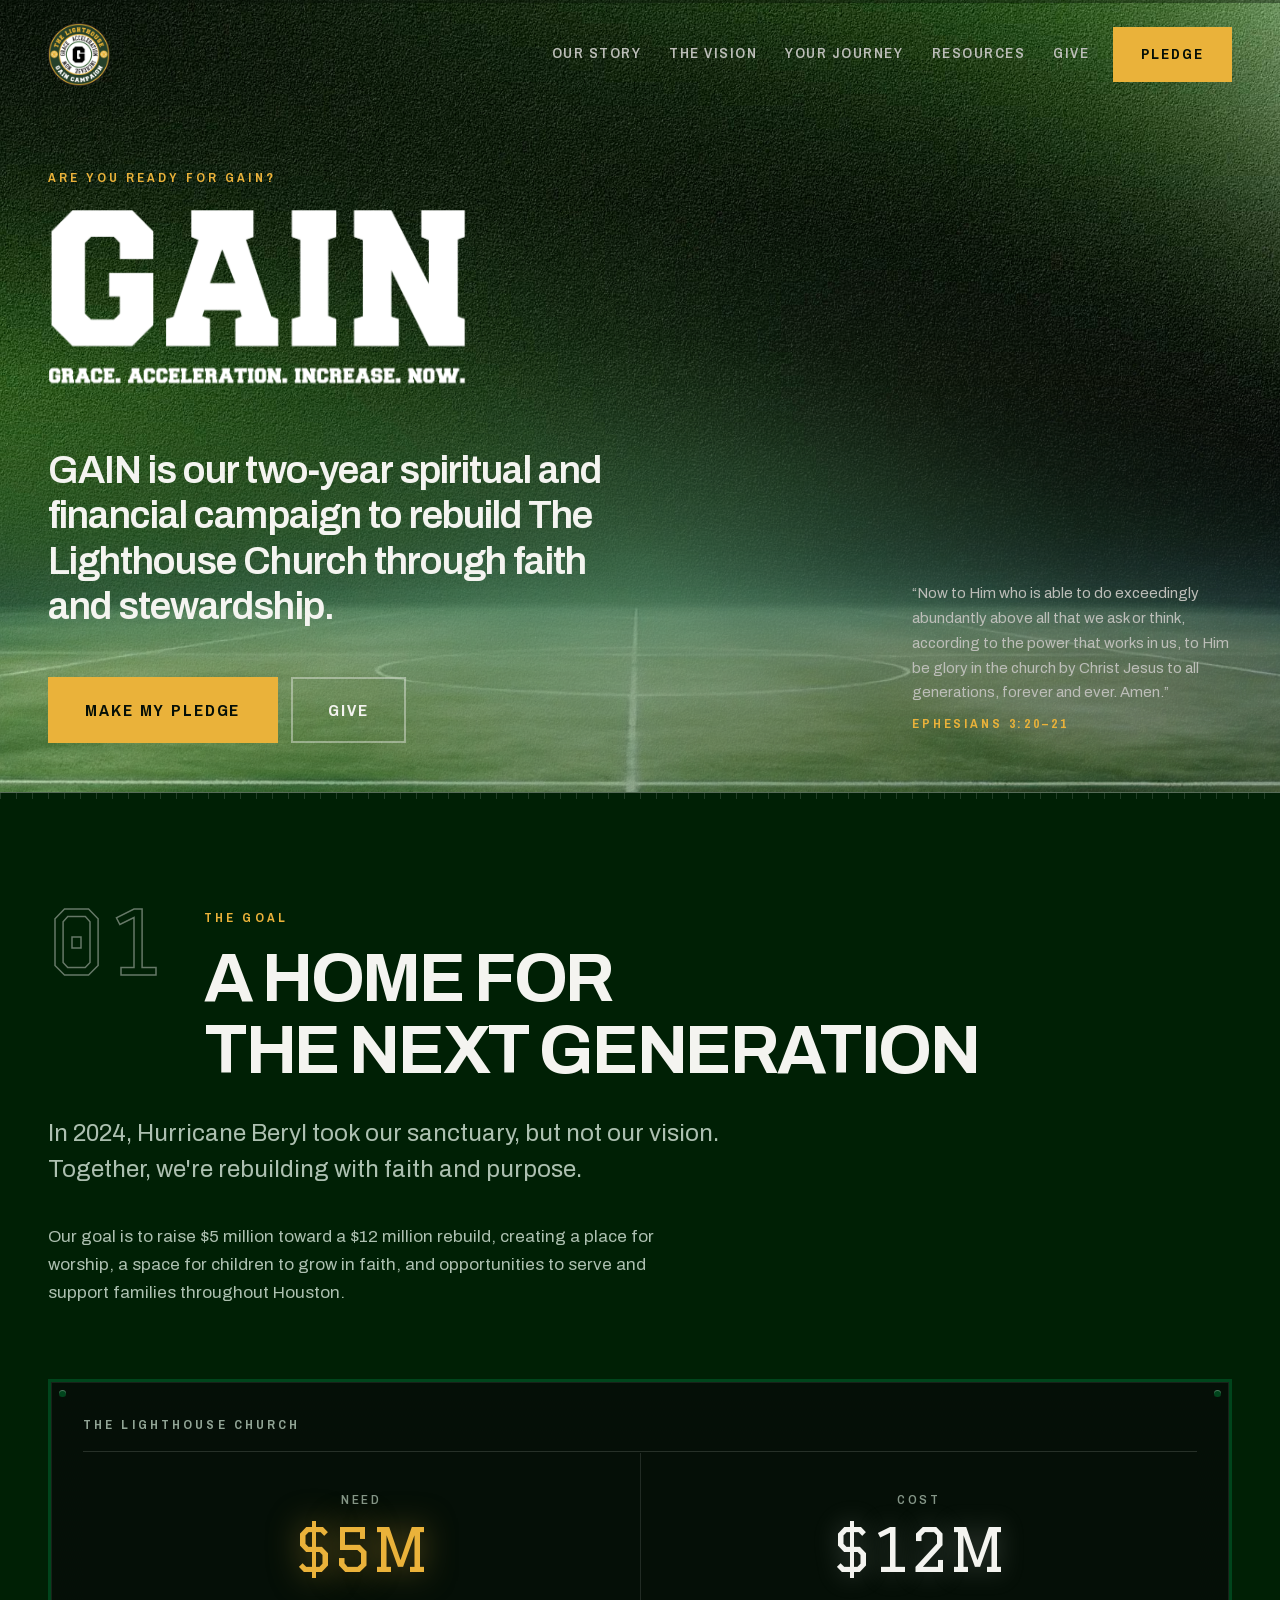
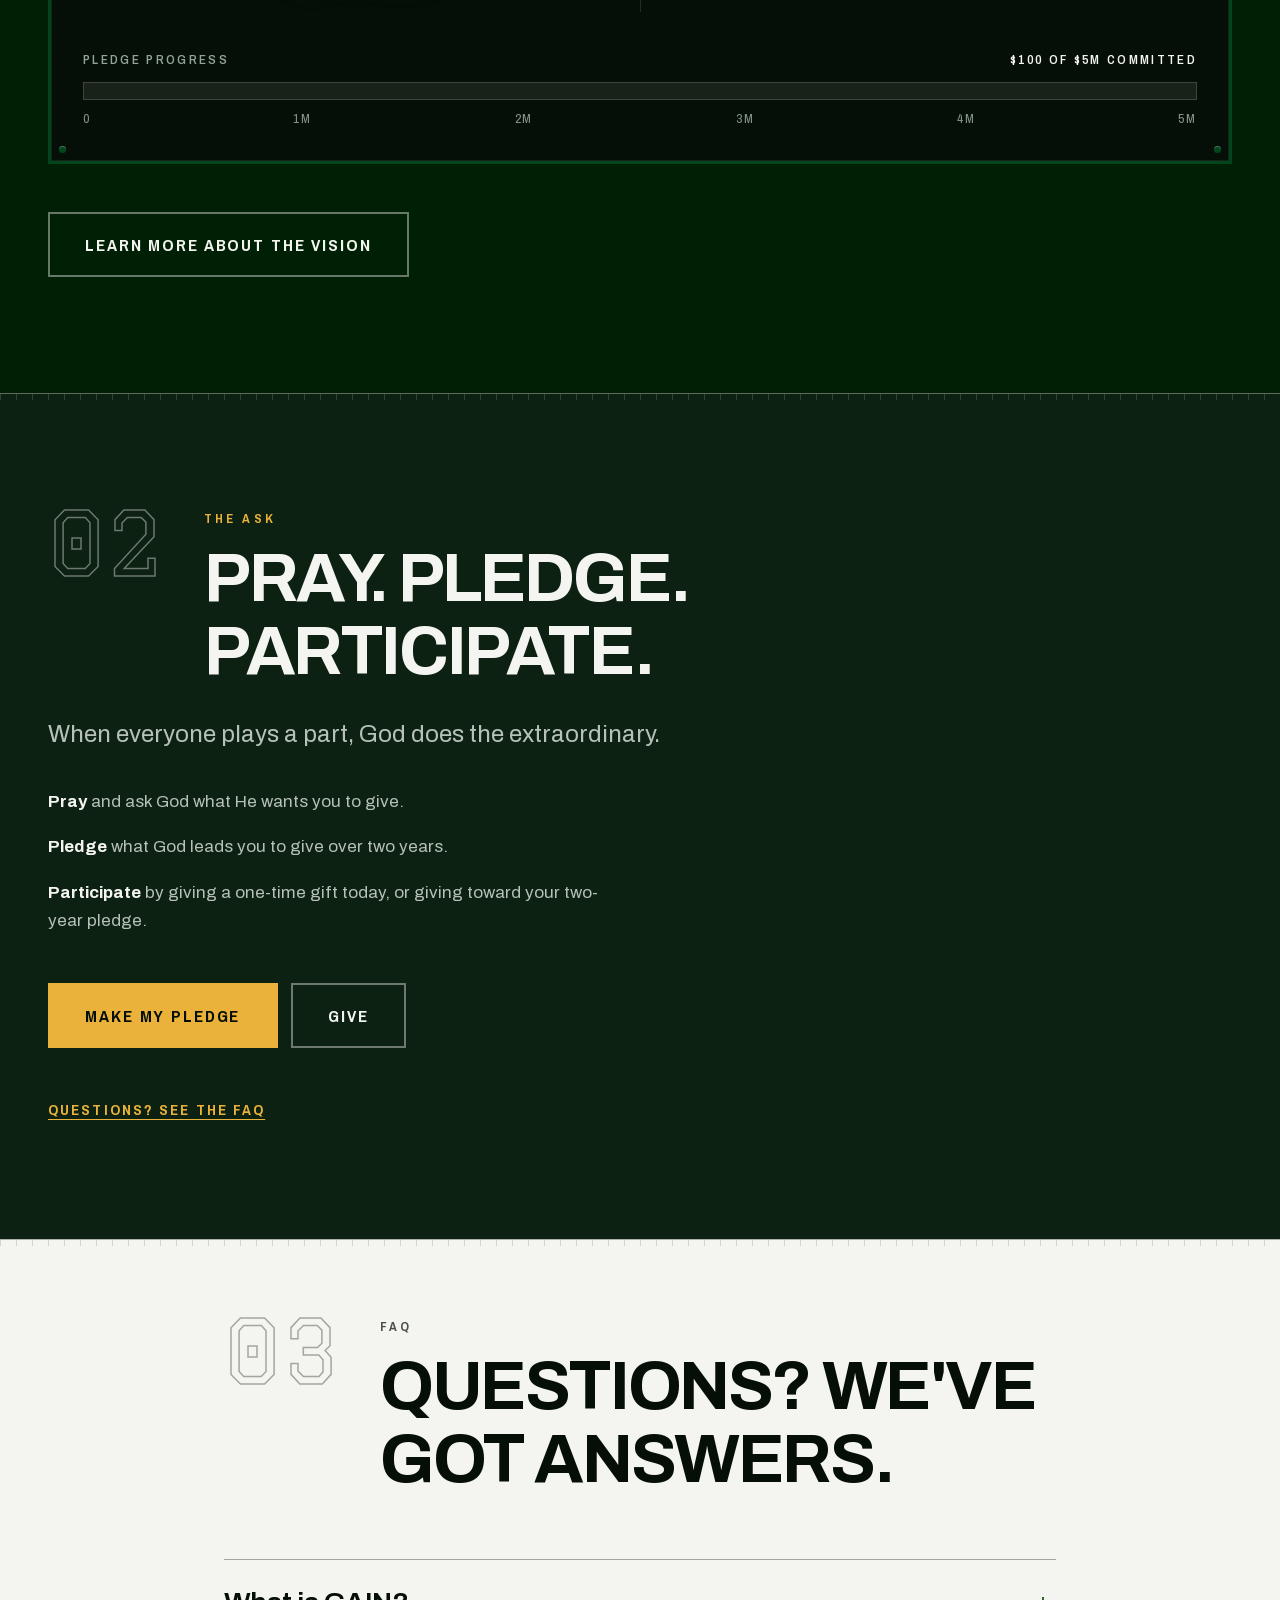
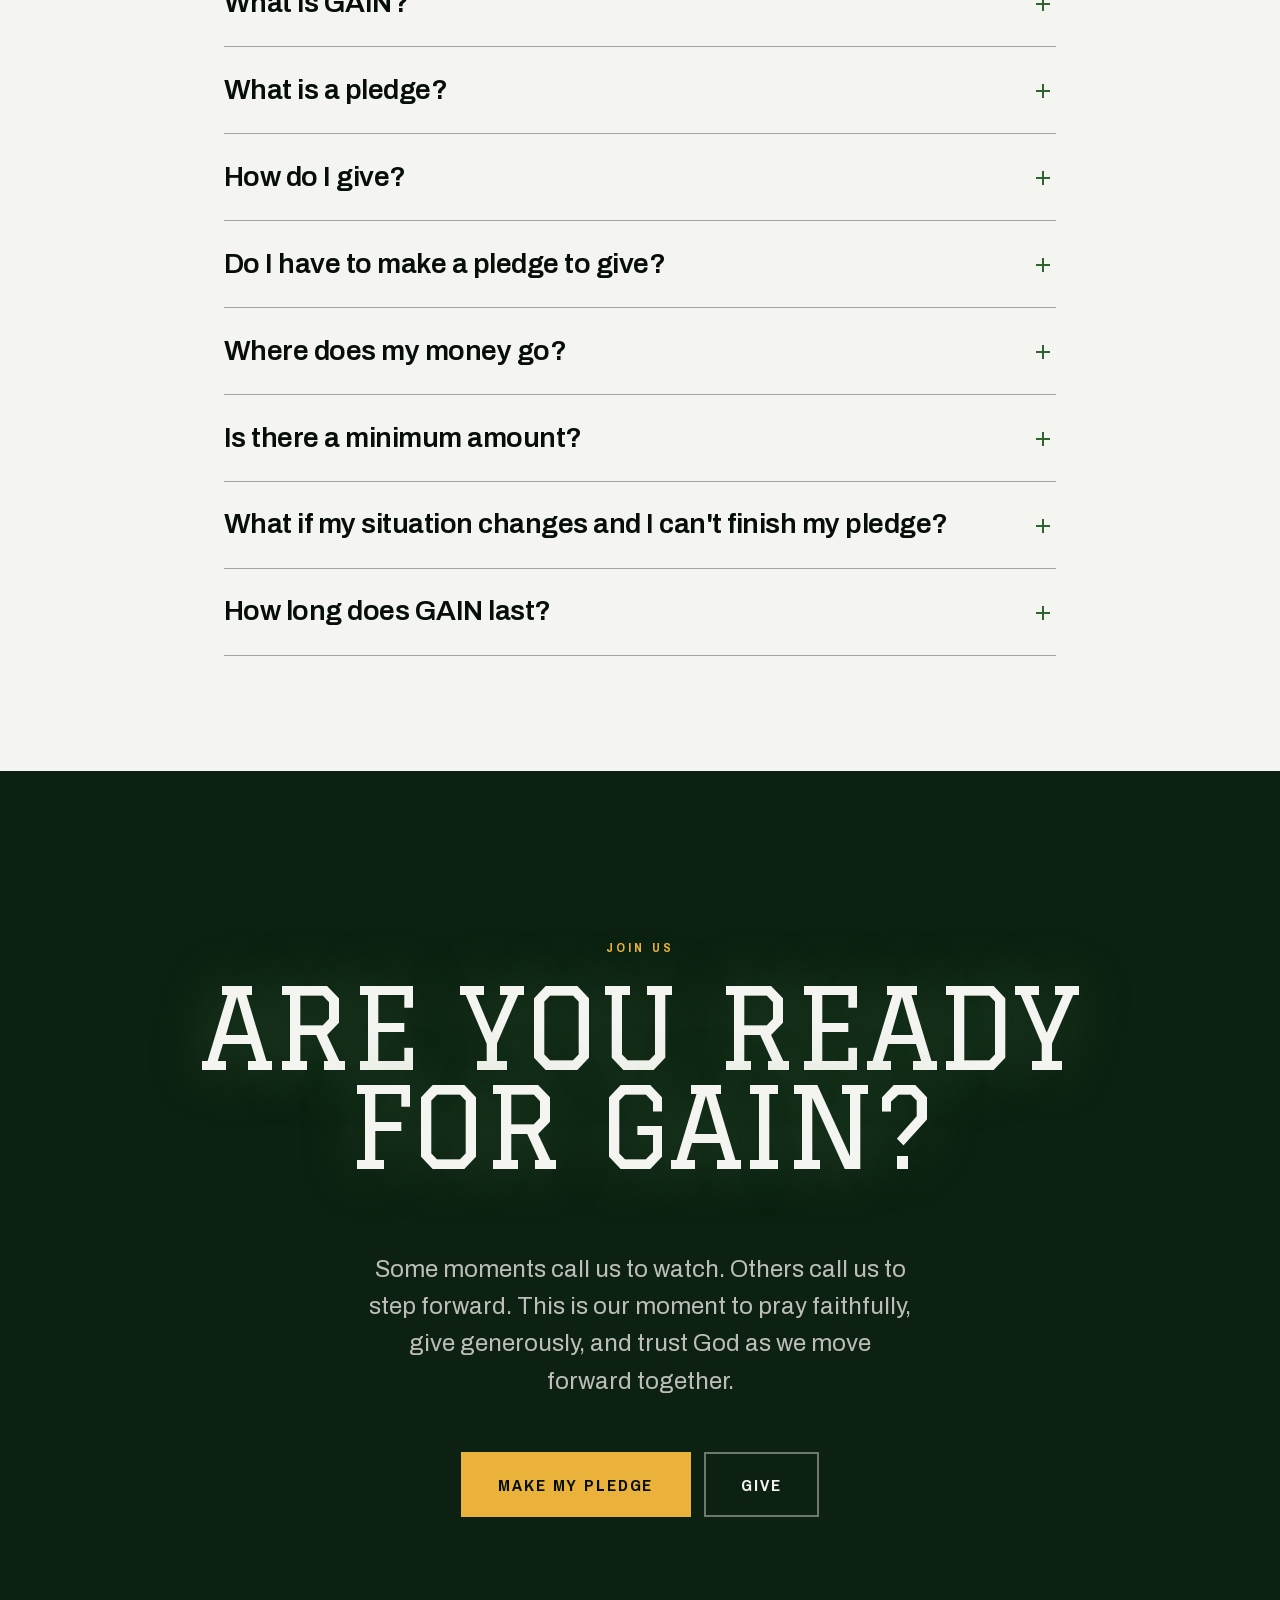
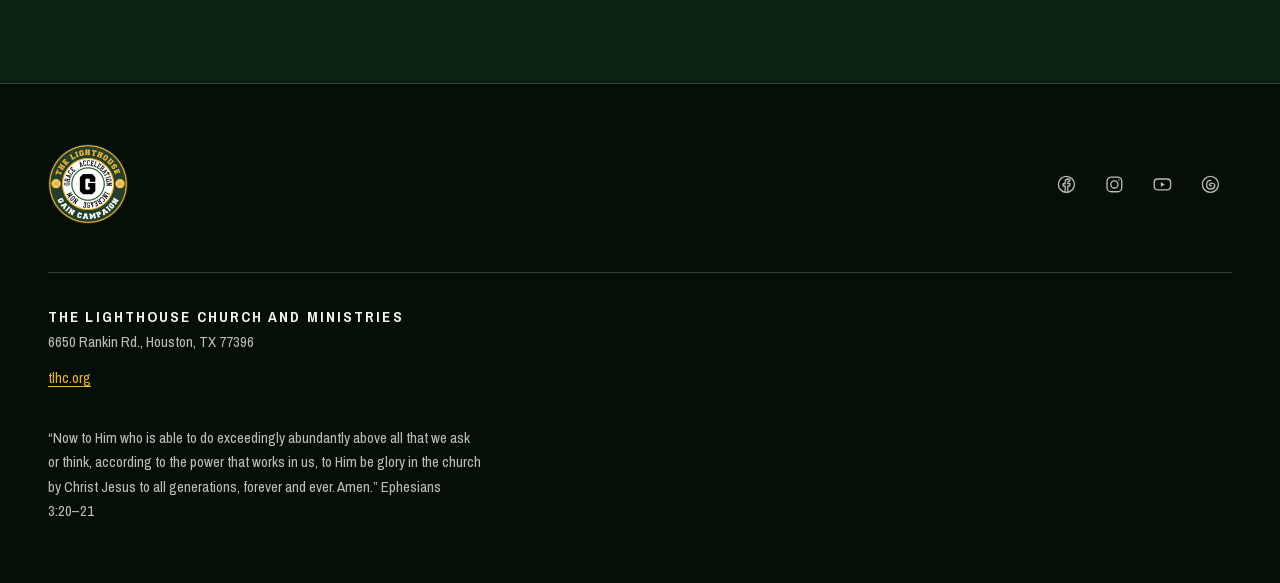
<file: index.html>
<!DOCTYPE html>
<html lang="en">
<head>
<meta charset="utf-8">
<meta name="viewport" content="width=device-width, initial-scale=1">
<title>GAIN | The Lighthouse Church</title>
<meta name="description" content="Grace. Acceleration. Increase. Now. The Lighthouse Church is rebuilding. A generous two-year pledge toward a $5,000,000 goal.">
<meta name="theme-color" content="#0c2111">

<link rel="icon" href="assets/favicon-32.png" sizes="32x32" type="image/png">
<link rel="icon" href="assets/favicon-16.png" sizes="16x16" type="image/png">
<link rel="apple-touch-icon" href="assets/apple-touch-icon.png">

<meta property="og:type" content="website">
<meta property="og:title" content="GAIN | The Lighthouse Church">
<meta property="og:description" content="Grace. Acceleration. Increase. Now. Are you ready for GAIN?">
<meta property="og:image" content="assets/field-night.jpg">

<link rel="preload" href="assets/fonts/graduate-400.woff2" as="font" type="font/woff2" crossorigin>
<link rel="preload" href="assets/fonts/archivo-narrow-var.woff2" as="font" type="font/woff2" crossorigin>
<link rel="stylesheet" href="styles.css">
</head>
<body>

<a class="skip" href="#hero">Skip to content</a>
<div class="drive" aria-hidden="true"><span class="drive__bar"></span></div>

<!-- ══ NAV ══════════════════════════════════════════════════════════ -->
<header class="nav" id="nav">
  <div class="nav__in">
    <a class="brand" href="/" aria-label="GAIN, The Lighthouse Church, home">
      <span class="brand__mark"><img src="/assets/gain-stamp.png" alt="The Lighthouse Church, GAIN Campaign" class="brand__mark-img" width="600" height="600"></span>
    </a>

    <nav class="nav__links" aria-label="Sections">
      <a href="/story">Our Story</a>
      <a href="/vision">The Vision</a>
      <a href="/journey">Your Journey</a>
      <a href="/resources">Resources</a>
      <a href="/give">Give</a>
    </nav>

    <a class="btn btn--gold nav__cta" href="/pledge">
      Pledge
    </a>

    <button class="burger" id="burger" aria-expanded="false" aria-controls="drawer" aria-label="Open menu">
      <span></span><span></span><span></span>
    </button>
  </div>

  <div class="drawer" id="drawer" hidden>
    <a href="/story">Our Story</a>
    <a href="/vision">The Vision</a>
    <a href="/journey">Your Journey</a>
    <a href="/resources">Resources</a>
    <a href="/give">Give</a>
    <a class="drawer__cta" href="/pledge">
      Pledge
    </a>
  </div>
</header>

<main>

<!-- ══ HERO ═════════════════════════════════════════════════════════ -->
<section class="hero" id="hero">
  <div class="hero__field" aria-hidden="true"></div>
  <div class="hero__glow" aria-hidden="true"></div>

  <div class="hero__in">
    <p class="kicker kicker--gold r" data-r="1">Are you ready for GAIN?</p>

    <h1 class="wordmark r" data-r="2">
      <span class="wordmark__line"><img src="assets/gain-logo-full-white.png" alt="GAIN. Grace. Acceleration. Increase. Now." class="wordmark__img"></span>
    </h1>

    <div class="hero__ledes r" data-r="4">
      <p class="hero__lede hero__lede--one">GAIN is our two&#8209;year spiritual and financial campaign to rebuild The Lighthouse Church through faith and stewardship.</p>
    </div>

    <blockquote class="verse r" data-r="5">
      <p>“Now to Him who is able to do exceedingly abundantly above all that we ask or think,
      according to the power that works in us, to Him be glory in the church by Christ Jesus
      to all generations, forever and ever. Amen.”</p>
      <cite>Ephesians 3:20&#8211;21</cite>
    </blockquote>

    <div class="hero__acts r" data-r="6">
      <a class="btn btn--gold btn--lg" href="/pledge">Make My Pledge</a>
      <a class="btn btn--ghost btn--lg" href="/give">Give</a>
    </div>
  </div>
</section>

<!-- ══ THE GOAL ═════════════════════════════════════════════════════ -->
<section class="band band--navy" id="goal">
  <div class="wrap">
    <header class="shead">
      <span class="shead__num" aria-hidden="true">01</span>
      <div class="shead__txt">
        <p class="kicker kicker--gold">The goal</p>
        <h2>A home for <br>the next generation</h2>
      </div>
    </header>

    <p class="lede lede--wide">In 2024, Hurricane Beryl took our sanctuary, but not our vision. Together, we're rebuilding with faith and purpose.</p>

    <div class="prose">
      <p>Our goal is to raise $5 million toward a $12 million rebuild, creating a place for worship, a space for children to grow in faith, and opportunities to serve and support families throughout Houston.</p>
    </div>

    <div class="scoreboard" id="scoreboard">
      <div class="scoreboard__bolts" aria-hidden="true"><span></span><span></span><span></span><span></span></div>

      <div class="scoreboard__head">
        <span>The Lighthouse Church</span>
      </div>

      <div class="scoreboard__rows">
        <div class="sb sb--key">
          <span class="sb__lab">Need</span>
          <span class="sb__fig" data-count="5" data-prefix="$" data-suffix="M">$5M</span>
        </div>
        <div class="sb">
          <span class="sb__lab">Cost</span>
          <span class="sb__fig" data-count="12" data-prefix="$" data-suffix="M">$12M</span>
        </div>
      </div>

      <!-- Pledge Progress: update the "$100" text and --pct (committed / 5M) as pledges come in -->
      <div class="meter">
        <div class="meter__lab">
          <span>Pledge Progress</span>
          <span>$100 of $5M committed</span>
        </div>
        <div class="meter__track" role="img" aria-label="100 dollars of the 5 million dollar goal is committed">
          <div class="meter__fill" style="--pct:0.002%"></div>
        </div>
        <div class="meter__ticks" aria-hidden="true">
          <span>0</span><span>1M</span><span>2M</span><span>3M</span><span>4M</span><span>5M</span>
        </div>
      </div>
    </div>

    <div class="more">
      <a class="btn btn--ghost btn--lg" href="/assets/gain-booklet.pdf" target="_blank" rel="noopener">Learn More About the Vision<span class="sr-only"> (opens the booklet in a new tab)</span></a>
    </div>
  </div>
</section>

<!-- ══ THE ASK ══════════════════════════════════════════════════════ -->
<section class="band band--green" id="ask">
  <div class="wrap">
    <header class="shead">
      <span class="shead__num" aria-hidden="true">02</span>
      <div class="shead__txt">
        <p class="kicker kicker--gold">The ask</p>
        <h2>Pray. Pledge. <br>Participate.</h2>
      </div>
    </header>

    <p class="lede lede--wide">When everyone plays a part, God does the extraordinary.</p>

    <div class="prose">
      <p><b>Pray</b> and ask God what He wants you to give.</p>
      <p><b>Pledge</b> what God leads you to give over two years.</p>
      <p><b>Participate</b> by giving a one-time gift today, or giving toward your two-year pledge.</p>
    </div>

    <div class="hero__acts">
      <a class="btn btn--gold btn--lg" href="/pledge">Make My Pledge</a>
      <a class="btn btn--ghost btn--lg" href="/give">Give</a>
    </div>

    <p class="more"><a class="textlink" href="#faq">Questions? See the FAQ</a></p>
  </div>
</section>

<!-- ══ FAQ ═════════════════════════════════════════════════════════ -->
<section class="band band--chalk band--tight" id="faq">
  <div class="wrap wrap--narrow">
    <header class="shead">
      <span class="shead__num" aria-hidden="true">03</span>
      <div class="shead__txt">
        <p class="kicker">FAQ</p>
        <h2>Questions? We've <br>got answers.</h2>
      </div>
    </header>

    <div class="qa">
      <details>
        <summary>What is GAIN?</summary>
        <div class="qa__body"><p>GAIN stands for Grace. Acceleration. Increase. Now. It's our two-year spiritual and financial campaign to rebuild The Lighthouse Church after Hurricane Beryl destroyed our sanctuary in 2024. The total rebuilding cost is approximately $12 million, with an initial goal of raising $5 million upfront through the generosity and commitment of our church family and supporters.</p></div>
      </details>

      <details>
        <summary>What is a pledge?</summary>
        <div class="qa__body"><p>A pledge is a promise to give a certain amount of money to GAIN over the next two years. You pick the amount. You don't pay it all at once. For example, if you pledge $2,400, you could give $100 a month for 24 months. If you pledge $600, that's $25 a month. You can give weekly, monthly, yearly, or whenever you're able. There is no minimum pledge.</p></div>
      </details>

      <details>
        <summary>How do I give?</summary>
        <div class="qa__body"><p>Visit the Give page, where you can enter an amount and give using your card or bank account. You can make a one-time gift or set up automatic weekly or monthly giving. If you've already made a pledge, your gifts will count toward your commitment. You can also give in person on Sundays: write "GAIN" on your giving envelope, or choose GAIN when you give electronically in service.</p></div>
      </details>

      <details>
        <summary>Do I have to make a pledge to give?</summary>
        <div class="qa__body"><p>No! You can make a one-time gift at any time without making a pledge. Pledges help us plan for the next two years by giving us a better understanding of the financial commitments toward our rebuilding goal. Every gift makes a difference, with or without a pledge.</p></div>
      </details>

      <details>
        <summary>Where does my money go?</summary>
        <div class="qa__body"><p>Every dollar given to GAIN goes toward rebuilding our church, including a new sanctuary where we can worship together, classrooms for our children and youth, spaces for counseling and care, and the ability to continue serving Houston families through food and community support. All GAIN contributions are dedicated to our rebuilding efforts.</p></div>
      </details>

      <details>
        <summary>Is there a minimum amount?</summary>
        <div class="qa__body"><p>No! There is no minimum pledge or gift. Whether it's $5, $50, or $5,000, every gift makes a difference. The giving chart on the Pledge page provides examples, but you're welcome to give any amount.</p></div>
      </details>

      <details>
        <summary>What if my situation changes and I can't finish my pledge?</summary>
        <div class="qa__body"><p>That's totally okay! A pledge is a plan, not a bill. If your circumstances change, you can adjust your pledge, give less, or pause your giving. Simply email <a href="mailto:gainjourney@tlhc.org">gainjourney@tlhc.org</a> and we'll help update your commitment. You won't be charged for any portion of your pledge you're unable to fulfill.</p></div>
      </details>

      <details>
        <summary>How long does GAIN last?</summary>
        <div class="qa__body"><p>GAIN is a two-year campaign that began on Commitment Sunday, October 25, 2026, and runs through October 2028. You can make a pledge or give at any time throughout the two-year campaign.</p></div>
      </details>
    </div>
  </div>
</section>

<!-- ══ FINAL CTA ═════════════════════════════════════════════════════ -->
<section class="final" id="final">
  <div class="final__field" aria-hidden="true"></div>
  <div class="wrap">
    <p class="kicker kicker--gold">Join us</p>
    <h2 class="final__h">Are you ready <br>for GAIN?</h2>
    <p class="final__tag"><img src="assets/gain-tagline.png" alt="Grace. Acceleration. Increase. Now." class="tagline-img"></p>
    <p class="final__body">Some moments call us to watch. Others call us to step forward. This is our moment to pray faithfully, give generously, and trust God as we move forward together.</p>
    <div class="hero__acts hero__acts--center">
      <a class="btn btn--gold btn--lg" href="/pledge">Make My Pledge</a>
      <a class="btn btn--ghost btn--lg" href="/give">Give</a>
    </div>
  </div>
</section>

</main>

<!-- ══ FOOTER ═══════════════════════════════════════════════════════ -->
<footer class="foot">
  <div class="wrap">
    <div class="foot__top">
      <img class="foot__logo" src="assets/gain-stamp.png" alt="The Lighthouse Church GAIN Campaign" width="600" height="600" loading="lazy">

      <ul class="foot__socials" aria-label="Follow The Lighthouse Church">
        <li>
          <a href="https://www.facebook.com/TheLightHouseChurch" target="_blank" rel="noopener">
            <svg viewBox="0 0 24 24" fill="none" stroke="currentColor" stroke-width="1.5" stroke-linecap="round" stroke-linejoin="round" aria-hidden="true" focusable="false">
              <circle cx="12" cy="12" r="9.25"/>
              <path d="M13.6 21v-7.1h2.2l.35-2.7h-2.55V9.5c0-.78.22-1.32 1.33-1.32H16V5.86c-.24-.03-1.06-.1-2.02-.1-2 0-3.38 1.22-3.38 3.46v2.02H8.2v2.7h2.4V21"/>
            </svg>
            <span class="sr-only">Facebook (opens in a new tab)</span>
          </a>
        </li>
        <li>
          <a href="https://www.instagram.com/lhhoustonchurch" target="_blank" rel="noopener">
            <svg viewBox="0 0 24 24" fill="none" stroke="currentColor" stroke-width="1.5" stroke-linecap="round" stroke-linejoin="round" aria-hidden="true" focusable="false">
              <rect x="3.5" y="3.5" width="17" height="17" rx="5"/>
              <circle cx="12" cy="12" r="4.15"/>
              <circle cx="17.15" cy="6.85" r="0.9" fill="currentColor" stroke="none"/>
            </svg>
            <span class="sr-only">Instagram (opens in a new tab)</span>
          </a>
        </li>
        <li>
          <a href="https://www.youtube.com/KeionHendersonTV" target="_blank" rel="noopener">
            <svg viewBox="0 0 24 24" fill="none" stroke="currentColor" stroke-width="1.5" stroke-linecap="round" stroke-linejoin="round" aria-hidden="true" focusable="false">
              <rect x="2.5" y="5.75" width="19" height="12.5" rx="4"/>
              <path d="M10.2 9.4v5.2l4.6-2.6-4.6-2.6z" fill="currentColor" stroke="none"/>
            </svg>
            <span class="sr-only">YouTube (opens in a new tab)</span>
          </a>
        </li>
        <li>
          <a href="https://www.threads.com/@lhhoustonchurch" target="_blank" rel="noopener">
            <svg viewBox="0 0 24 24" fill="none" stroke="currentColor" stroke-width="1.5" stroke-linecap="round" stroke-linejoin="round" aria-hidden="true" focusable="false">
              <circle cx="12" cy="12" r="9.25"/>
              <path d="M12.4 7.3c-3 0-4.75 1.8-4.75 5s1.75 5 4.75 5c2.5 0 4.05-1.15 4.5-2.85.4-1.5-.15-2.9-1.6-3.5-1.1-.45-2.5-.5-3.5.1-.75.45-1.05 1.15-.75 1.85.3.7 1.15.95 1.95.65"/>
            </svg>
            <span class="sr-only">Threads (opens in a new tab)</span>
          </a>
        </li>
      </ul>
    </div>

    <div class="foot__in">
      <div>
        <p class="foot__name">The Lighthouse Church and Ministries</p>
        <p>6650 Rankin Rd., Houston, TX 77396</p>
        <p><a href="https://tlhc.org">tlhc.org</a></p>
      </div>
      <p class="foot__verse">“Now to Him who is able to do exceedingly abundantly above all that we ask or think, according to the power that works in us, to Him be glory in the church by Christ Jesus to all generations, forever and ever. Amen.” Ephesians 3:20&#8211;21</p>
    </div>
  </div>
</footer>

<!-- sticky ask -->
<div class="sticky" id="sticky">
  <span>$5,000,000 goal. Two&#8209;year pledge.</span>
  <a class="btn btn--gold" href="/pledge">
    Pledge
  </a>
</div>

<script src="main.js"></script>
</body>
</html>
</file>
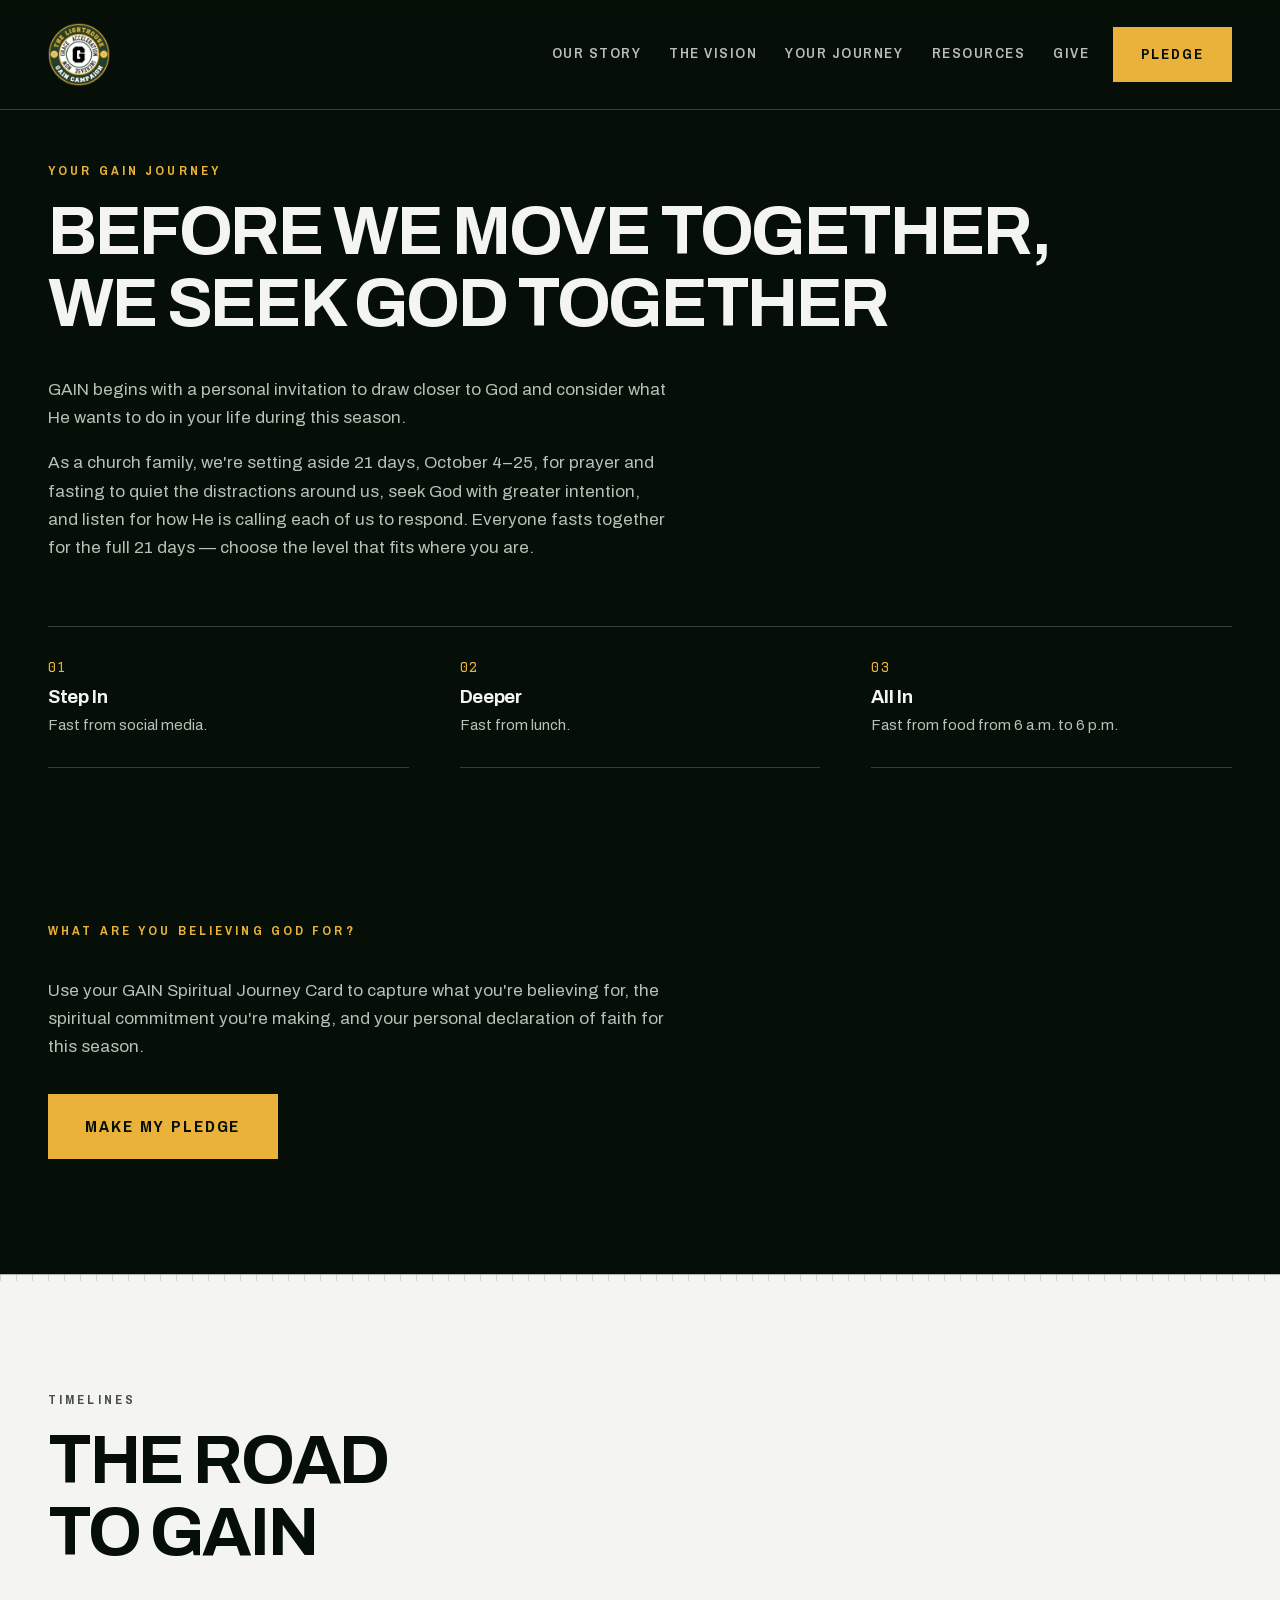
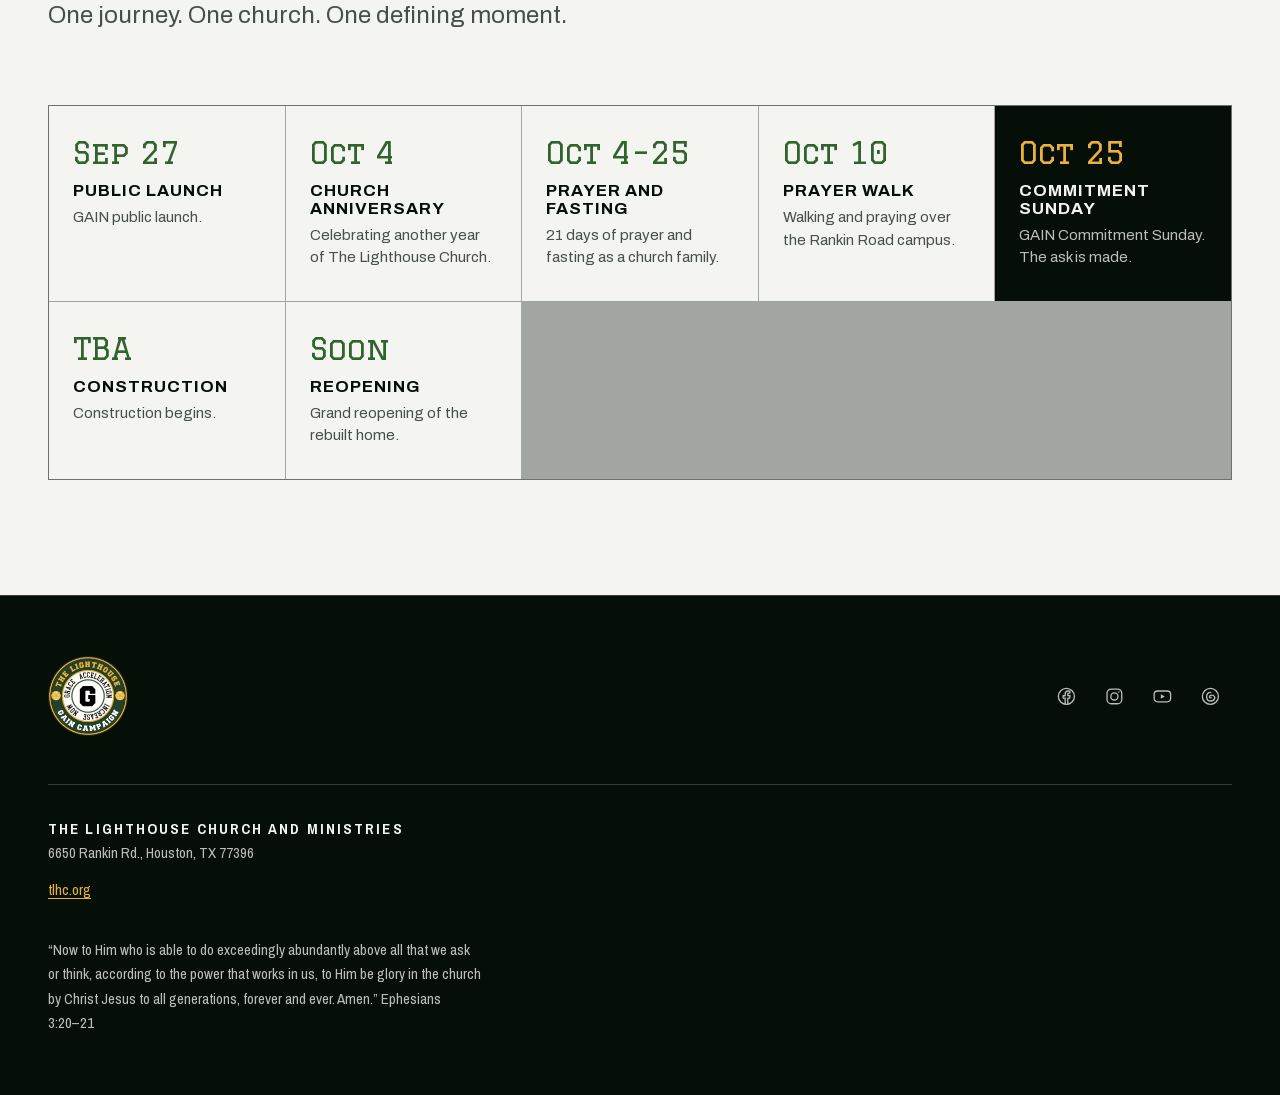
<file: journey/index.html>
<!DOCTYPE html>
<html lang="en">
<head>
<meta charset="utf-8">
<meta name="viewport" content="width=device-width, initial-scale=1">
<title>Your GAIN Journey | The Lighthouse Church</title>
<meta name="description" content="21 days of prayer and fasting, October 4–25. Choose your level, then follow the road to Commitment Sunday.">
<meta name="theme-color" content="#0c2111">

<link rel="icon" href="/assets/favicon-32.png" sizes="32x32" type="image/png">
<link rel="icon" href="/assets/favicon-16.png" sizes="16x16" type="image/png">
<link rel="apple-touch-icon" href="/assets/apple-touch-icon.png">

<meta property="og:type" content="website">
<meta property="og:title" content="Your GAIN Journey | The Lighthouse Church">
<meta property="og:description" content="21 days of prayer and fasting, October 4–25. Choose your level, then follow the road to Commitment Sunday.">
<meta property="og:image" content="/assets/field-night.jpg">

<link rel="preload" href="/assets/fonts/graduate-400.woff2" as="font" type="font/woff2" crossorigin>
<link rel="preload" href="/assets/fonts/archivo-narrow-var.woff2" as="font" type="font/woff2" crossorigin>
<link rel="stylesheet" href="/styles.css">
</head>
<body class="no-hero">

<a class="skip" href="#main">Skip to content</a>
<div class="drive" aria-hidden="true"><span class="drive__bar"></span></div>

<!-- ══ NAV ══════════════════════════════════════════════════════════ -->
<header class="nav" id="nav">
  <div class="nav__in">
    <a class="brand" href="/" aria-label="GAIN, The Lighthouse Church, home">
      <span class="brand__mark"><img src="/assets/gain-stamp.png" alt="The Lighthouse Church, GAIN Campaign" class="brand__mark-img" width="600" height="600"></span>
    </a>

    <nav class="nav__links" aria-label="Sections">
      <a href="/story">Our Story</a>
      <a href="/vision">The Vision</a>
      <a href="/journey" aria-current="page">Your Journey</a>
      <a href="/resources">Resources</a>
      <a href="/give">Give</a>
    </nav>

    <a class="btn btn--gold nav__cta" href="/pledge">
      Pledge
    </a>

    <button class="burger" id="burger" aria-expanded="false" aria-controls="drawer" aria-label="Open menu">
      <span></span><span></span><span></span>
    </button>
  </div>

  <div class="drawer" id="drawer" hidden>
    <a href="/story">Our Story</a>
    <a href="/vision">The Vision</a>
    <a href="/journey" aria-current="page">Your Journey</a>
    <a href="/resources">Resources</a>
    <a href="/give">Give</a>
    <a class="drawer__cta" href="/pledge">
      Pledge
    </a>
  </div>
</header>

<main id="main">

<section class="band band--ink" id="journey">
  <div class="wrap">
    <header class="shead shead--plain">
      <div class="shead__txt">
        <p class="kicker kicker--gold">Your GAIN journey</p>
        <h2>Before we move together, <br>we seek God together</h2>
      </div>
    </header>

    <div class="prose">
      <p>GAIN begins with a personal invitation to draw closer to God and consider what He
      wants to do in your life during this season.</p>
      <p>As a church family, we're setting aside 21 days, October 4&#8211;25, for prayer
      and fasting to quiet the distractions around us, seek God with greater intention,
      and listen for how He is calling each of us to respond. Everyone fasts together for
      the full 21 days &#8212; choose the level that fits where you are.</p>
    </div>

    <ol class="cost">
      <li>
        <span class="cost__n">01</span>
        <h3>Step In</h3>
        <p>Fast from social media.</p>
      </li>
      <li>
        <span class="cost__n">02</span>
        <h3>Deeper</h3>
        <p>Fast from lunch.</p>
      </li>
      <li>
        <span class="cost__n">03</span>
        <h3>All In</h3>
        <p>Fast from food from 6 a.m. to 6 p.m.</p>
      </li>
    </ol>

    <div class="prose">
      <p>Whether you've never fasted before or fasting is already part of your spiritual
      practice, start where you are.</p>
    </div>

    <p class="kicker kicker--gold">What are you believing God for?</p>
    <div class="prose">
      <p>Use your GAIN Spiritual Journey Card to capture what you're believing for, the
      spiritual commitment you're making, and your personal declaration of faith for
      this season.</p>
    </div>

    <a class="btn btn--gold btn--lg" href="/pledge">Make My Pledge</a>
</div>
</section>

<section class="band band--chalk" id="timeline">
  <div class="wrap">
    <header class="shead shead--plain">
      <div class="shead__txt">
        <p class="kicker">Timelines</p>
        <h2>The road <br>to GAIN</h2>
      </div>
    </header>

    <p class="lede">One journey. One church. One defining moment.</p>

    <ol class="road">
      <li><span class="road__d">Sep 27</span><h3>Public launch</h3><p>GAIN public launch.</p></li>
      <li><span class="road__d">Oct 4</span><h3>Church anniversary</h3><p>Celebrating another year of The Lighthouse Church.</p></li>
      <li><span class="road__d">Oct 4&#8211;25</span><h3>Prayer and fasting</h3><p>21 days of prayer and fasting as a church family.</p></li>
      <li><span class="road__d">Oct 10</span><h3>Prayer walk</h3><p>Walking and praying over the Rankin Road campus.</p></li>
      <li class="road--hero"><span class="road__d">Oct 25</span><h3>Commitment Sunday</h3><p>GAIN Commitment Sunday. The ask is made.</p></li>
      <li><span class="road__d">TBA</span><h3>Construction</h3><p>Construction begins.</p></li>
      <li><span class="road__d">Soon</span><h3>Reopening</h3><p>Grand reopening of the rebuilt home.</p></li>
    </ol>
  </div>
</section>

</main>

<!-- ══ FOOTER ═══════════════════════════════════════════════════════ -->
<footer class="foot">
  <div class="wrap">
    <div class="foot__top">
      <img class="foot__logo" src="/assets/gain-stamp.png" alt="The Lighthouse Church GAIN Campaign" width="600" height="600" loading="lazy">

      <ul class="foot__socials" aria-label="Follow The Lighthouse Church">
        <li>
          <a href="https://www.facebook.com/TheLightHouseChurch" target="_blank" rel="noopener">
            <svg viewBox="0 0 24 24" fill="none" stroke="currentColor" stroke-width="1.5" stroke-linecap="round" stroke-linejoin="round" aria-hidden="true" focusable="false">
              <circle cx="12" cy="12" r="9.25"/>
              <path d="M13.6 21v-7.1h2.2l.35-2.7h-2.55V9.5c0-.78.22-1.32 1.33-1.32H16V5.86c-.24-.03-1.06-.1-2.02-.1-2 0-3.38 1.22-3.38 3.46v2.02H8.2v2.7h2.4V21"/>
            </svg>
            <span class="sr-only">Facebook (opens in a new tab)</span>
          </a>
        </li>
        <li>
          <a href="https://www.instagram.com/lhhoustonchurch" target="_blank" rel="noopener">
            <svg viewBox="0 0 24 24" fill="none" stroke="currentColor" stroke-width="1.5" stroke-linecap="round" stroke-linejoin="round" aria-hidden="true" focusable="false">
              <rect x="3.5" y="3.5" width="17" height="17" rx="5"/>
              <circle cx="12" cy="12" r="4.15"/>
              <circle cx="17.15" cy="6.85" r="0.9" fill="currentColor" stroke="none"/>
            </svg>
            <span class="sr-only">Instagram (opens in a new tab)</span>
          </a>
        </li>
        <li>
          <a href="https://www.youtube.com/KeionHendersonTV" target="_blank" rel="noopener">
            <svg viewBox="0 0 24 24" fill="none" stroke="currentColor" stroke-width="1.5" stroke-linecap="round" stroke-linejoin="round" aria-hidden="true" focusable="false">
              <rect x="2.5" y="5.75" width="19" height="12.5" rx="4"/>
              <path d="M10.2 9.4v5.2l4.6-2.6-4.6-2.6z" fill="currentColor" stroke="none"/>
            </svg>
            <span class="sr-only">YouTube (opens in a new tab)</span>
          </a>
        </li>
        <li>
          <a href="https://www.threads.com/@lhhoustonchurch" target="_blank" rel="noopener">
            <svg viewBox="0 0 24 24" fill="none" stroke="currentColor" stroke-width="1.5" stroke-linecap="round" stroke-linejoin="round" aria-hidden="true" focusable="false">
              <circle cx="12" cy="12" r="9.25"/>
              <path d="M12.4 7.3c-3 0-4.75 1.8-4.75 5s1.75 5 4.75 5c2.5 0 4.05-1.15 4.5-2.85.4-1.5-.15-2.9-1.6-3.5-1.1-.45-2.5-.5-3.5.1-.75.45-1.05 1.15-.75 1.85.3.7 1.15.95 1.95.65"/>
            </svg>
            <span class="sr-only">Threads (opens in a new tab)</span>
          </a>
        </li>
      </ul>
    </div>

    <div class="foot__in">
      <div>
        <p class="foot__name">The Lighthouse Church and Ministries</p>
        <p>6650 Rankin Rd., Houston, TX 77396</p>
        <p><a href="https://tlhc.org">tlhc.org</a></p>
      </div>
      <p class="foot__verse">“Now to Him who is able to do exceedingly abundantly above all that we ask or think, according to the power that works in us, to Him be glory in the church by Christ Jesus to all generations, forever and ever. Amen.” Ephesians 3:20&#8211;21</p>
    </div>
  </div>
</footer>

<!-- sticky ask -->
<div class="sticky" id="sticky">
  <span>$5,000,000 goal. Two&#8209;year pledge.</span>
  <a class="btn btn--gold" href="/pledge">
    Pledge
  </a>
</div>

<script src="/main.js"></script>
</body>
</html>
</file>
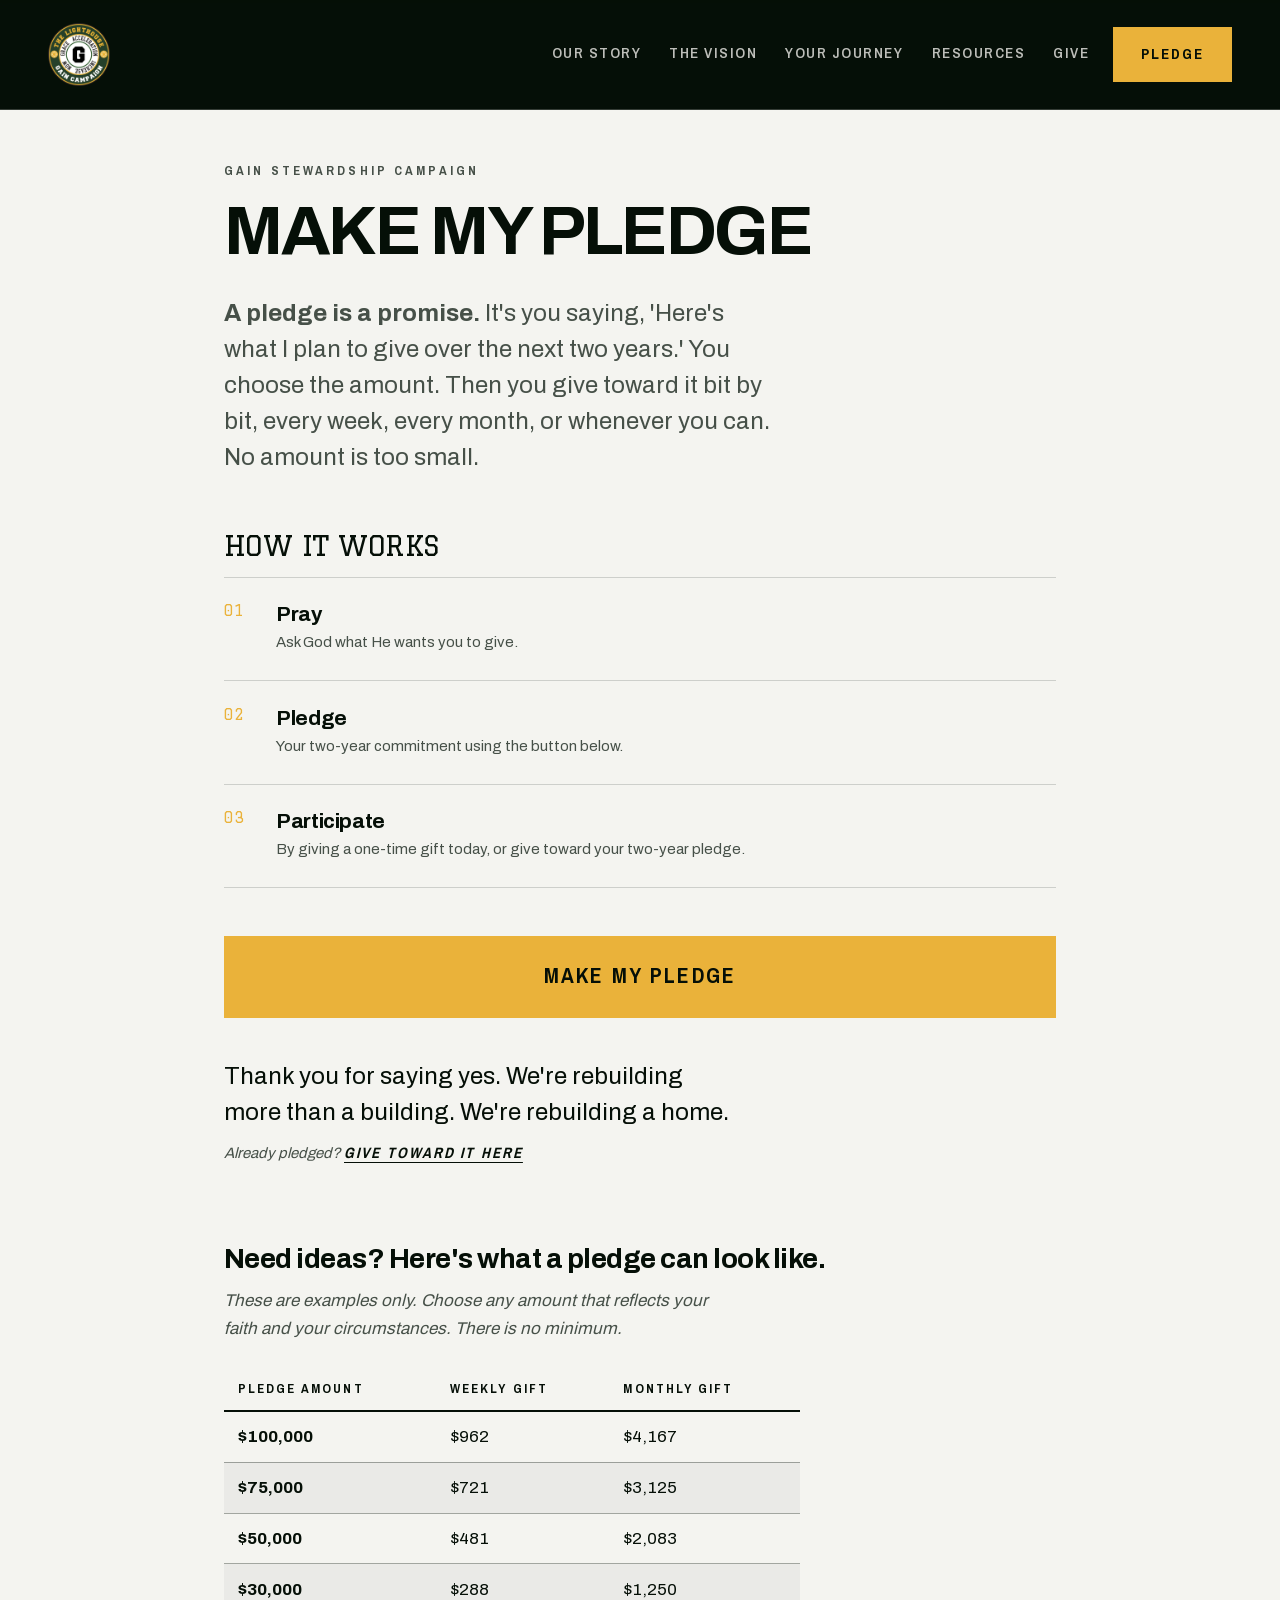
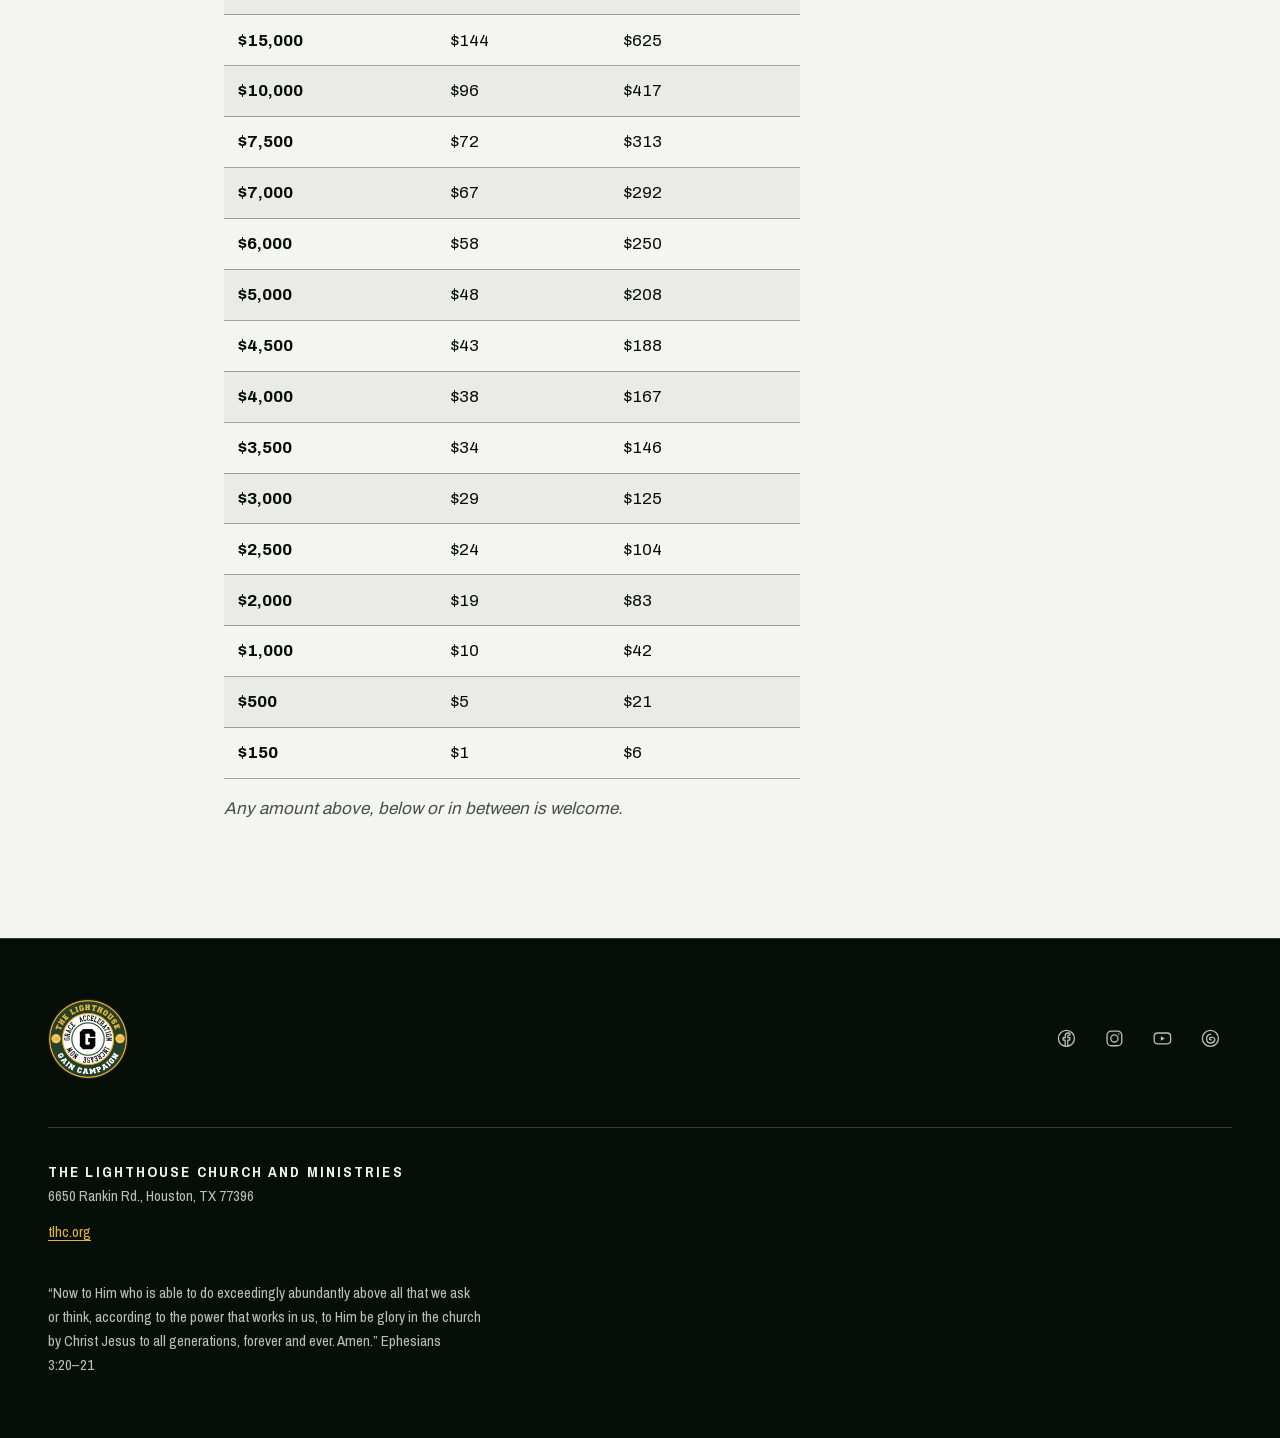
<file: pledge/index.html>
<!DOCTYPE html>
<html lang="en">
<head>
<meta charset="utf-8">
<meta name="viewport" content="width=device-width, initial-scale=1">
<title>Make My Pledge | GAIN Stewardship Campaign | The Lighthouse Church</title>
<meta name="description" content="Make your two-year GAIN pledge. Share your family's commitment to the GAIN Stewardship Campaign.">
<meta name="theme-color" content="#0c2111">

<link rel="icon" href="/assets/favicon-32.png" sizes="32x32" type="image/png">
<link rel="icon" href="/assets/favicon-16.png" sizes="16x16" type="image/png">
<link rel="apple-touch-icon" href="/assets/apple-touch-icon.png">

<meta property="og:type" content="website">
<meta property="og:title" content="Make My Pledge | GAIN Stewardship Campaign | The Lighthouse Church">
<meta property="og:description" content="Make your two-year GAIN pledge. Share your family's commitment to the GAIN Stewardship Campaign.">
<meta property="og:image" content="/assets/field-night.jpg">

<link rel="preload" href="/assets/fonts/graduate-400.woff2" as="font" type="font/woff2" crossorigin>
<link rel="preload" href="/assets/fonts/archivo-narrow-var.woff2" as="font" type="font/woff2" crossorigin>
<link rel="stylesheet" href="/styles.css">
</head>
<body class="no-hero">

<a class="skip" href="#main">Skip to content</a>
<div class="drive" aria-hidden="true"><span class="drive__bar"></span></div>

<!-- ══ NAV ══════════════════════════════════════════════════════════ -->
<header class="nav" id="nav">
  <div class="nav__in">
    <a class="brand" href="/" aria-label="GAIN, The Lighthouse Church, home">
      <span class="brand__mark"><img src="/assets/gain-stamp.png" alt="The Lighthouse Church, GAIN Campaign" class="brand__mark-img" width="600" height="600"></span>
    </a>

    <nav class="nav__links" aria-label="Sections">
      <a href="/story">Our Story</a>
      <a href="/vision">The Vision</a>
      <a href="/journey">Your Journey</a>
      <a href="/resources">Resources</a>
      <a href="/give" aria-current="page">Give</a>
    </nav>

    <a class="btn btn--gold nav__cta" href="/pledge">
      Pledge
    </a>

    <button class="burger" id="burger" aria-expanded="false" aria-controls="drawer" aria-label="Open menu">
      <span></span><span></span><span></span>
    </button>
  </div>

  <div class="drawer" id="drawer" hidden>
    <a href="/story">Our Story</a>
    <a href="/vision">The Vision</a>
    <a href="/journey">Your Journey</a>
    <a href="/resources">Resources</a>
    <a href="/give" aria-current="page">Give</a>
    <a class="drawer__cta" href="/pledge">
      Pledge
    </a>
  </div>
</header>

<main id="main">

<section class="band band--chalk" id="pledge-form">
  <div class="wrap wrap--narrow">
    <header class="shead shead--plain">
      <div class="shead__txt">
        <p class="kicker">GAIN Stewardship Campaign</p>
        <h2>Make my pledge</h2>
      </div>
    </header>

    <p class="lede"><b>A pledge is a promise.</b> It's you saying, 'Here's what I plan to give over the next two years.' You choose the amount. Then you give toward it bit by bit, every week, every month, or whenever you can. No amount is too small.</p>

    <h3 class="how__h">How it works</h3>
    <ol class="ppp">
      <li><h3>Pray</h3><p>Ask God what He wants you to give.</p></li>
      <li><h3>Pledge</h3><p>Your two-year commitment using the button below.</p></li>
      <li><h3>Participate</h3><p>By giving a one-time gift today, or give toward your two-year pledge.</p></li>
    </ol>

    <p class="more"><a class="btn btn--gold btn--lg btn--block pthanks__cta" href="https://pushpay.com/c/3cbe65edb3354a21a2f06c26df8ffdff/k5p4QbYUJurzppHIJHQ8dA" target="_blank" rel="noopener">Make My Pledge<span class="sr-only"> (opens in a new tab)</span></a></p>

    <div class="thanks-line">
      <p>Thank you for saying yes. We're rebuilding more than a building. We're rebuilding a home.</p>
      <p class="thanks-line__sub"><em>Already pledged?</em> <a class="textlink textlink--dark" href="/give"><em>Give toward it here</em></a></p>
    </div>

    <h3 class="how__h grid__h">Need ideas? Here's what a pledge can look like.</h3>
    <p class="grid__intro"><em>These are examples only. Choose any amount that reflects your faith and your circumstances. There is no minimum.</em></p>
    <div class="ptable-wrap">
      <table class="ptable">
        <caption class="sr-only">Example pledge amounts with the weekly and monthly gift for each</caption>
        <thead><tr><th scope="col">Pledge amount</th><th scope="col">Weekly gift</th><th scope="col">Monthly gift</th></tr></thead>
        <tbody>
          <tr><th scope="row">$100,000</th><td>$962</td><td>$4,167</td></tr>
          <tr><th scope="row">$75,000</th><td>$721</td><td>$3,125</td></tr>
          <tr><th scope="row">$50,000</th><td>$481</td><td>$2,083</td></tr>
          <tr><th scope="row">$30,000</th><td>$288</td><td>$1,250</td></tr>
          <tr><th scope="row">$15,000</th><td>$144</td><td>$625</td></tr>
          <tr><th scope="row">$10,000</th><td>$96</td><td>$417</td></tr>
          <tr><th scope="row">$7,500</th><td>$72</td><td>$313</td></tr>
          <tr><th scope="row">$7,000</th><td>$67</td><td>$292</td></tr>
          <tr><th scope="row">$6,000</th><td>$58</td><td>$250</td></tr>
          <tr><th scope="row">$5,000</th><td>$48</td><td>$208</td></tr>
          <tr><th scope="row">$4,500</th><td>$43</td><td>$188</td></tr>
          <tr><th scope="row">$4,000</th><td>$38</td><td>$167</td></tr>
          <tr><th scope="row">$3,500</th><td>$34</td><td>$146</td></tr>
          <tr><th scope="row">$3,000</th><td>$29</td><td>$125</td></tr>
          <tr><th scope="row">$2,500</th><td>$24</td><td>$104</td></tr>
          <tr><th scope="row">$2,000</th><td>$19</td><td>$83</td></tr>
          <tr><th scope="row">$1,000</th><td>$10</td><td>$42</td></tr>
          <tr><th scope="row">$500</th><td>$5</td><td>$21</td></tr>
          <tr><th scope="row">$150</th><td>$1</td><td>$6</td></tr>
        </tbody>
      </table>
    </div>
    <p class="grid__foot"><em>Any amount above, below or in between is welcome.</em></p>
  </div>
</section>

</main></main>

<!-- ══ FOOTER ═══════════════════════════════════════════════════════ -->
<footer class="foot">
  <div class="wrap">
    <div class="foot__top">
      <img class="foot__logo" src="/assets/gain-stamp.png" alt="The Lighthouse Church GAIN Campaign" width="600" height="600" loading="lazy">

      <ul class="foot__socials" aria-label="Follow The Lighthouse Church">
        <li>
          <a href="https://www.facebook.com/TheLightHouseChurch" target="_blank" rel="noopener">
            <svg viewBox="0 0 24 24" fill="none" stroke="currentColor" stroke-width="1.5" stroke-linecap="round" stroke-linejoin="round" aria-hidden="true" focusable="false">
              <circle cx="12" cy="12" r="9.25"/>
              <path d="M13.6 21v-7.1h2.2l.35-2.7h-2.55V9.5c0-.78.22-1.32 1.33-1.32H16V5.86c-.24-.03-1.06-.1-2.02-.1-2 0-3.38 1.22-3.38 3.46v2.02H8.2v2.7h2.4V21"/>
            </svg>
            <span class="sr-only">Facebook (opens in a new tab)</span>
          </a>
        </li>
        <li>
          <a href="https://www.instagram.com/lhhoustonchurch" target="_blank" rel="noopener">
            <svg viewBox="0 0 24 24" fill="none" stroke="currentColor" stroke-width="1.5" stroke-linecap="round" stroke-linejoin="round" aria-hidden="true" focusable="false">
              <rect x="3.5" y="3.5" width="17" height="17" rx="5"/>
              <circle cx="12" cy="12" r="4.15"/>
              <circle cx="17.15" cy="6.85" r="0.9" fill="currentColor" stroke="none"/>
            </svg>
            <span class="sr-only">Instagram (opens in a new tab)</span>
          </a>
        </li>
        <li>
          <a href="https://www.youtube.com/KeionHendersonTV" target="_blank" rel="noopener">
            <svg viewBox="0 0 24 24" fill="none" stroke="currentColor" stroke-width="1.5" stroke-linecap="round" stroke-linejoin="round" aria-hidden="true" focusable="false">
              <rect x="2.5" y="5.75" width="19" height="12.5" rx="4"/>
              <path d="M10.2 9.4v5.2l4.6-2.6-4.6-2.6z" fill="currentColor" stroke="none"/>
            </svg>
            <span class="sr-only">YouTube (opens in a new tab)</span>
          </a>
        </li>
        <li>
          <a href="https://www.threads.com/@lhhoustonchurch" target="_blank" rel="noopener">
            <svg viewBox="0 0 24 24" fill="none" stroke="currentColor" stroke-width="1.5" stroke-linecap="round" stroke-linejoin="round" aria-hidden="true" focusable="false">
              <circle cx="12" cy="12" r="9.25"/>
              <path d="M12.4 7.3c-3 0-4.75 1.8-4.75 5s1.75 5 4.75 5c2.5 0 4.05-1.15 4.5-2.85.4-1.5-.15-2.9-1.6-3.5-1.1-.45-2.5-.5-3.5.1-.75.45-1.05 1.15-.75 1.85.3.7 1.15.95 1.95.65"/>
            </svg>
            <span class="sr-only">Threads (opens in a new tab)</span>
          </a>
        </li>
      </ul>
    </div>

    <div class="foot__in">
      <div>
        <p class="foot__name">The Lighthouse Church and Ministries</p>
        <p>6650 Rankin Rd., Houston, TX 77396</p>
        <p><a href="https://tlhc.org">tlhc.org</a></p>
      </div>
      <p class="foot__verse">“Now to Him who is able to do exceedingly abundantly above all that we ask or think, according to the power that works in us, to Him be glory in the church by Christ Jesus to all generations, forever and ever. Amen.” Ephesians 3:20&#8211;21</p>
    </div>
  </div>
</footer>


<script src="/main.js"></script>

</body>
</html>
</file>
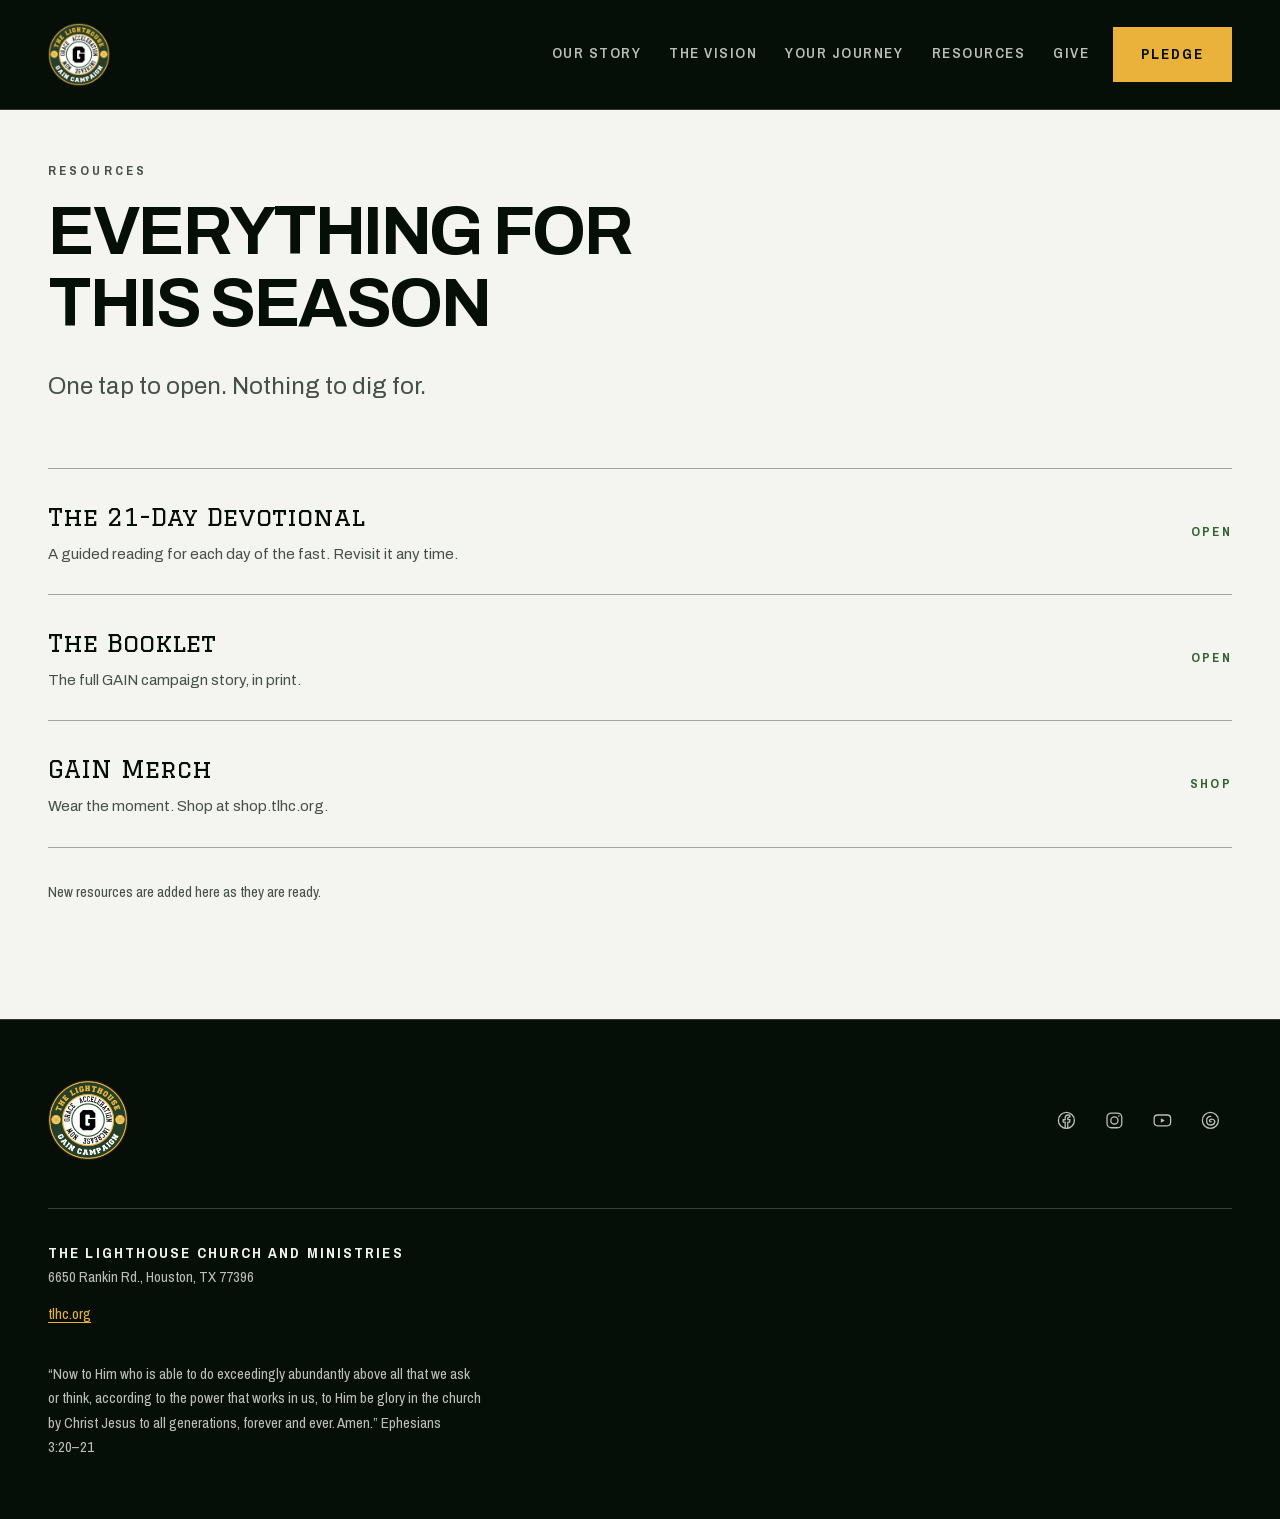
<file: resources/index.html>
<!DOCTYPE html>
<html lang="en">
<head>
<meta charset="utf-8">
<meta name="viewport" content="width=device-width, initial-scale=1">
<title>Resources | GAIN | The Lighthouse Church</title>
<meta name="description" content="GAIN campaign resources: the 21-day devotional, the booklet, and GAIN merch.">
<meta name="theme-color" content="#0c2111">

<link rel="icon" href="/assets/favicon-32.png" sizes="32x32" type="image/png">
<link rel="icon" href="/assets/favicon-16.png" sizes="16x16" type="image/png">
<link rel="apple-touch-icon" href="/assets/apple-touch-icon.png">

<meta property="og:type" content="website">
<meta property="og:title" content="Resources | GAIN | The Lighthouse Church">
<meta property="og:description" content="The 21-day devotional, the booklet, and GAIN merch.">
<meta property="og:image" content="/assets/field-night.jpg">

<link rel="preload" href="/assets/fonts/graduate-400.woff2" as="font" type="font/woff2" crossorigin>
<link rel="preload" href="/assets/fonts/archivo-narrow-var.woff2" as="font" type="font/woff2" crossorigin>
<link rel="stylesheet" href="/styles.css">
</head>
<body class="no-hero">

<a class="skip" href="#main">Skip to content</a>
<div class="drive" aria-hidden="true"><span class="drive__bar"></span></div>

<!-- ══ NAV ══════════════════════════════════════════════════════════ -->
<header class="nav" id="nav">
  <div class="nav__in">
    <a class="brand" href="/" aria-label="GAIN, The Lighthouse Church, home">
      <span class="brand__mark"><img src="/assets/gain-stamp.png" alt="The Lighthouse Church, GAIN Campaign" class="brand__mark-img" width="600" height="600"></span>
    </a>

    <nav class="nav__links" aria-label="Sections">
      <a href="/story">Our Story</a>
      <a href="/vision">The Vision</a>
      <a href="/journey">Your Journey</a>
      <a href="/resources" aria-current="page">Resources</a>
      <a href="/give">Give</a>
    </nav>

    <a class="btn btn--gold nav__cta" href="/pledge">
      Pledge
    </a>

    <button class="burger" id="burger" aria-expanded="false" aria-controls="drawer" aria-label="Open menu">
      <span></span><span></span><span></span>
    </button>
  </div>

  <div class="drawer" id="drawer" hidden>
    <a href="/story">Our Story</a>
    <a href="/vision">The Vision</a>
    <a href="/journey">Your Journey</a>
    <a href="/resources" aria-current="page">Resources</a>
    <a href="/give">Give</a>
    <a class="drawer__cta" href="/pledge">
      Pledge
    </a>
  </div>
</header>

<main id="main">

<!-- ══ RESOURCES ════════════════════════════════════════════════════ -->
<section class="band band--chalk" id="resources-list">
  <div class="wrap">
    <header class="shead shead--plain">
      <div class="shead__txt">
        <p class="kicker">Resources</p>
        <h2>Everything for <br>this season</h2>
      </div>
    </header>

    <p class="lede">One tap to open. Nothing to dig for.</p>

    <ul class="resources">
      <li>
        <a class="resource" href="/assets/gain-21-day-devotional.pdf" target="_blank" rel="noopener">
          <span class="resource__body">
            <span class="resource__name">The 21-Day Devotional</span>
            <span class="resource__desc">A guided reading for each day of the fast. Revisit it any time.</span>
          </span>
          <span class="resource__cta">Open<span class="sr-only"> (opens in a new tab)</span></span>
        </a>
      </li>
      <li>
        <a class="resource" href="/assets/gain-booklet.pdf" target="_blank" rel="noopener">
          <span class="resource__body">
            <span class="resource__name">The Booklet</span>
            <span class="resource__desc">The full GAIN campaign story, in print.</span>
          </span>
          <span class="resource__cta">Open<span class="sr-only"> (opens in a new tab)</span></span>
        </a>
      </li>
      <li>
        <a class="resource" href="https://shop.tlhc.org/collections/gain" target="_blank" rel="noopener">
          <span class="resource__body">
            <span class="resource__name">GAIN Merch</span>
            <span class="resource__desc">Wear the moment. Shop at shop.tlhc.org.</span>
          </span>
          <span class="resource__cta">Shop<span class="sr-only"> (opens in a new tab)</span></span>
        </a>
      </li>
    </ul>

    <p class="note">New resources are added here as they are ready.</p>
  </div>
</section>

</main>

<!-- ══ FOOTER ═══════════════════════════════════════════════════════ -->
<footer class="foot">
  <div class="wrap">
    <div class="foot__top">
      <img class="foot__logo" src="/assets/gain-stamp.png" alt="The Lighthouse Church GAIN Campaign" width="600" height="600" loading="lazy">

      <ul class="foot__socials" aria-label="Follow The Lighthouse Church">
        <li>
          <a href="https://www.facebook.com/TheLightHouseChurch" target="_blank" rel="noopener">
            <svg viewBox="0 0 24 24" fill="none" stroke="currentColor" stroke-width="1.5" stroke-linecap="round" stroke-linejoin="round" aria-hidden="true" focusable="false">
              <circle cx="12" cy="12" r="9.25"/>
              <path d="M13.6 21v-7.1h2.2l.35-2.7h-2.55V9.5c0-.78.22-1.32 1.33-1.32H16V5.86c-.24-.03-1.06-.1-2.02-.1-2 0-3.38 1.22-3.38 3.46v2.02H8.2v2.7h2.4V21"/>
            </svg>
            <span class="sr-only">Facebook (opens in a new tab)</span>
          </a>
        </li>
        <li>
          <a href="https://www.instagram.com/lhhoustonchurch" target="_blank" rel="noopener">
            <svg viewBox="0 0 24 24" fill="none" stroke="currentColor" stroke-width="1.5" stroke-linecap="round" stroke-linejoin="round" aria-hidden="true" focusable="false">
              <rect x="3.5" y="3.5" width="17" height="17" rx="5"/>
              <circle cx="12" cy="12" r="4.15"/>
              <circle cx="17.15" cy="6.85" r="0.9" fill="currentColor" stroke="none"/>
            </svg>
            <span class="sr-only">Instagram (opens in a new tab)</span>
          </a>
        </li>
        <li>
          <a href="https://www.youtube.com/KeionHendersonTV" target="_blank" rel="noopener">
            <svg viewBox="0 0 24 24" fill="none" stroke="currentColor" stroke-width="1.5" stroke-linecap="round" stroke-linejoin="round" aria-hidden="true" focusable="false">
              <rect x="2.5" y="5.75" width="19" height="12.5" rx="4"/>
              <path d="M10.2 9.4v5.2l4.6-2.6-4.6-2.6z" fill="currentColor" stroke="none"/>
            </svg>
            <span class="sr-only">YouTube (opens in a new tab)</span>
          </a>
        </li>
        <li>
          <a href="https://www.threads.com/@lhhoustonchurch" target="_blank" rel="noopener">
            <svg viewBox="0 0 24 24" fill="none" stroke="currentColor" stroke-width="1.5" stroke-linecap="round" stroke-linejoin="round" aria-hidden="true" focusable="false">
              <circle cx="12" cy="12" r="9.25"/>
              <path d="M12.4 7.3c-3 0-4.75 1.8-4.75 5s1.75 5 4.75 5c2.5 0 4.05-1.15 4.5-2.85.4-1.5-.15-2.9-1.6-3.5-1.1-.45-2.5-.5-3.5.1-.75.45-1.05 1.15-.75 1.85.3.7 1.15.95 1.95.65"/>
            </svg>
            <span class="sr-only">Threads (opens in a new tab)</span>
          </a>
        </li>
      </ul>
    </div>

    <div class="foot__in">
      <div>
        <p class="foot__name">The Lighthouse Church and Ministries</p>
        <p>6650 Rankin Rd., Houston, TX 77396</p>
        <p><a href="https://tlhc.org">tlhc.org</a></p>
      </div>
      <p class="foot__verse">“Now to Him who is able to do exceedingly abundantly above all that we ask or think, according to the power that works in us, to Him be glory in the church by Christ Jesus to all generations, forever and ever. Amen.” Ephesians 3:20&#8211;21</p>
    </div>
  </div>
</footer>

<!-- sticky ask -->
<div class="sticky" id="sticky">
  <span>$5,000,000 goal. Two&#8209;year pledge.</span>
  <a class="btn btn--gold" href="/pledge">
    Pledge
  </a>
</div>

<script src="/main.js"></script>
</body>
</html>
</file>
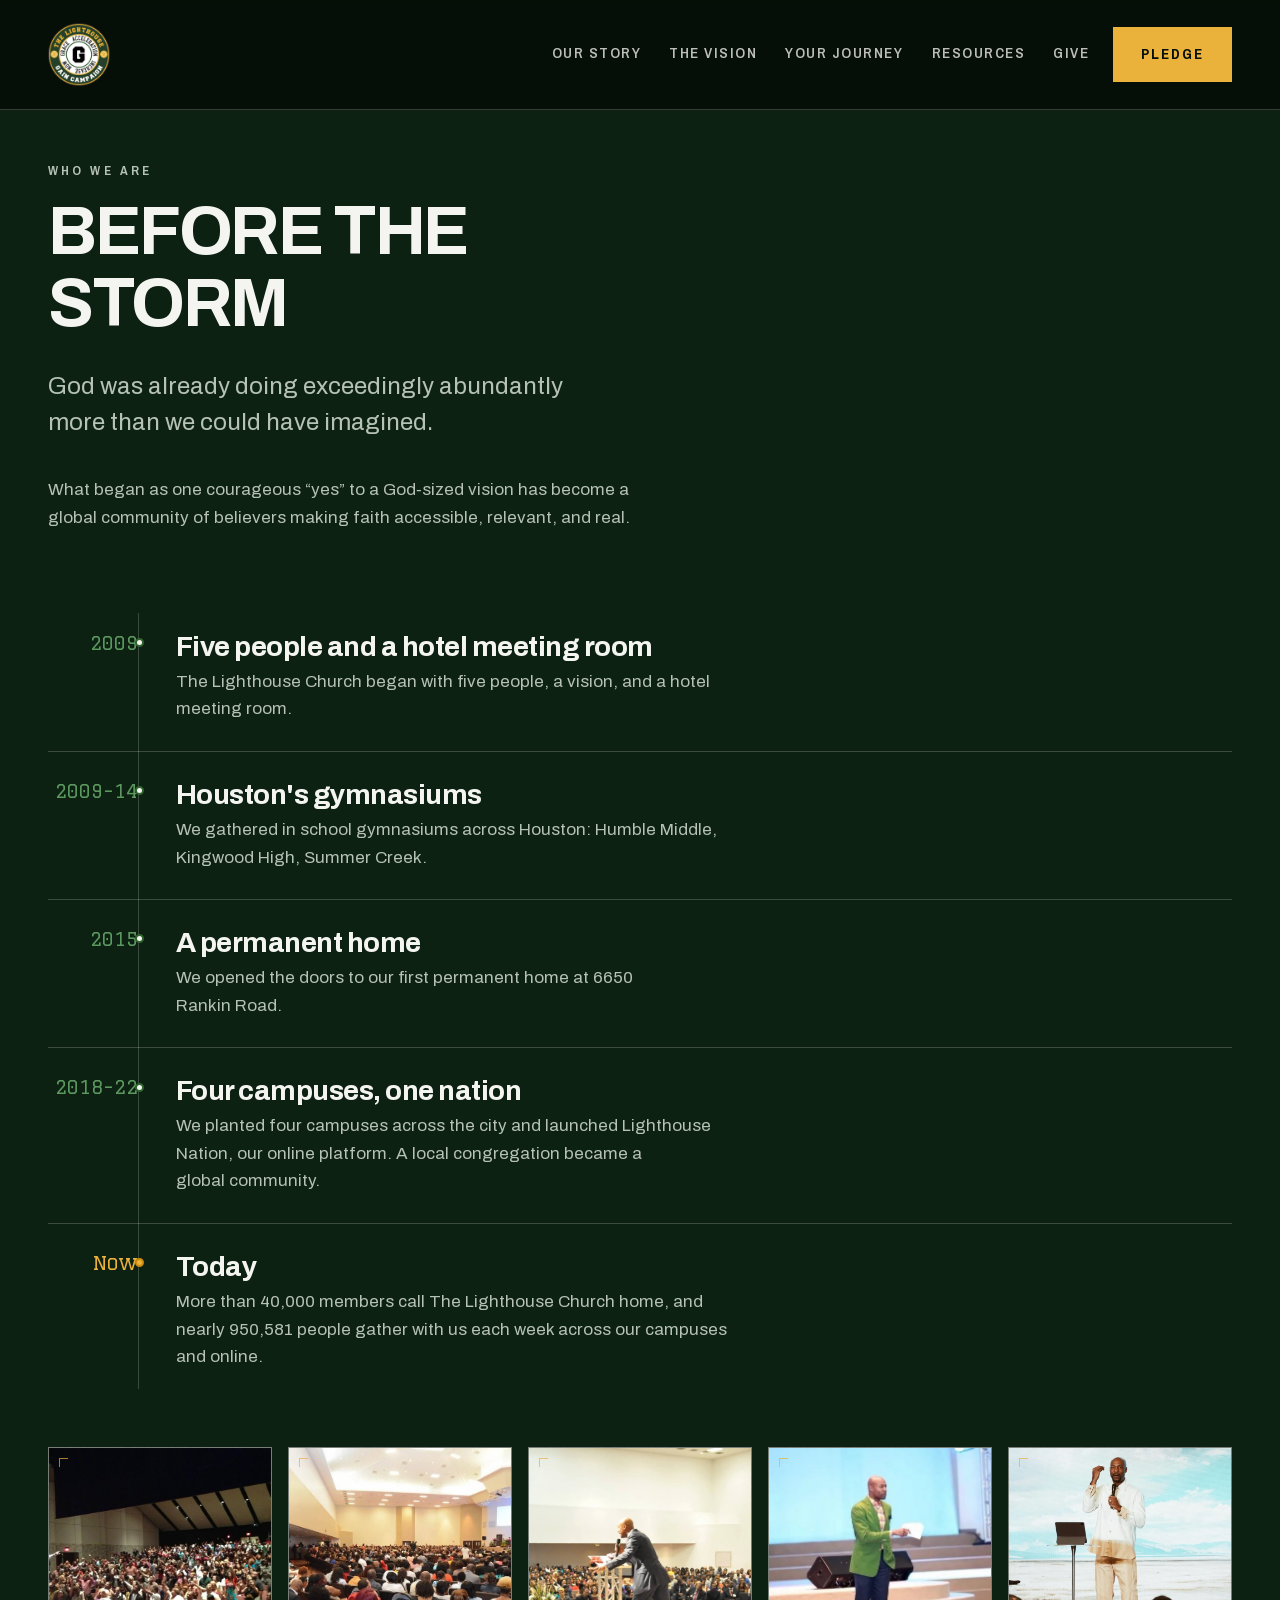
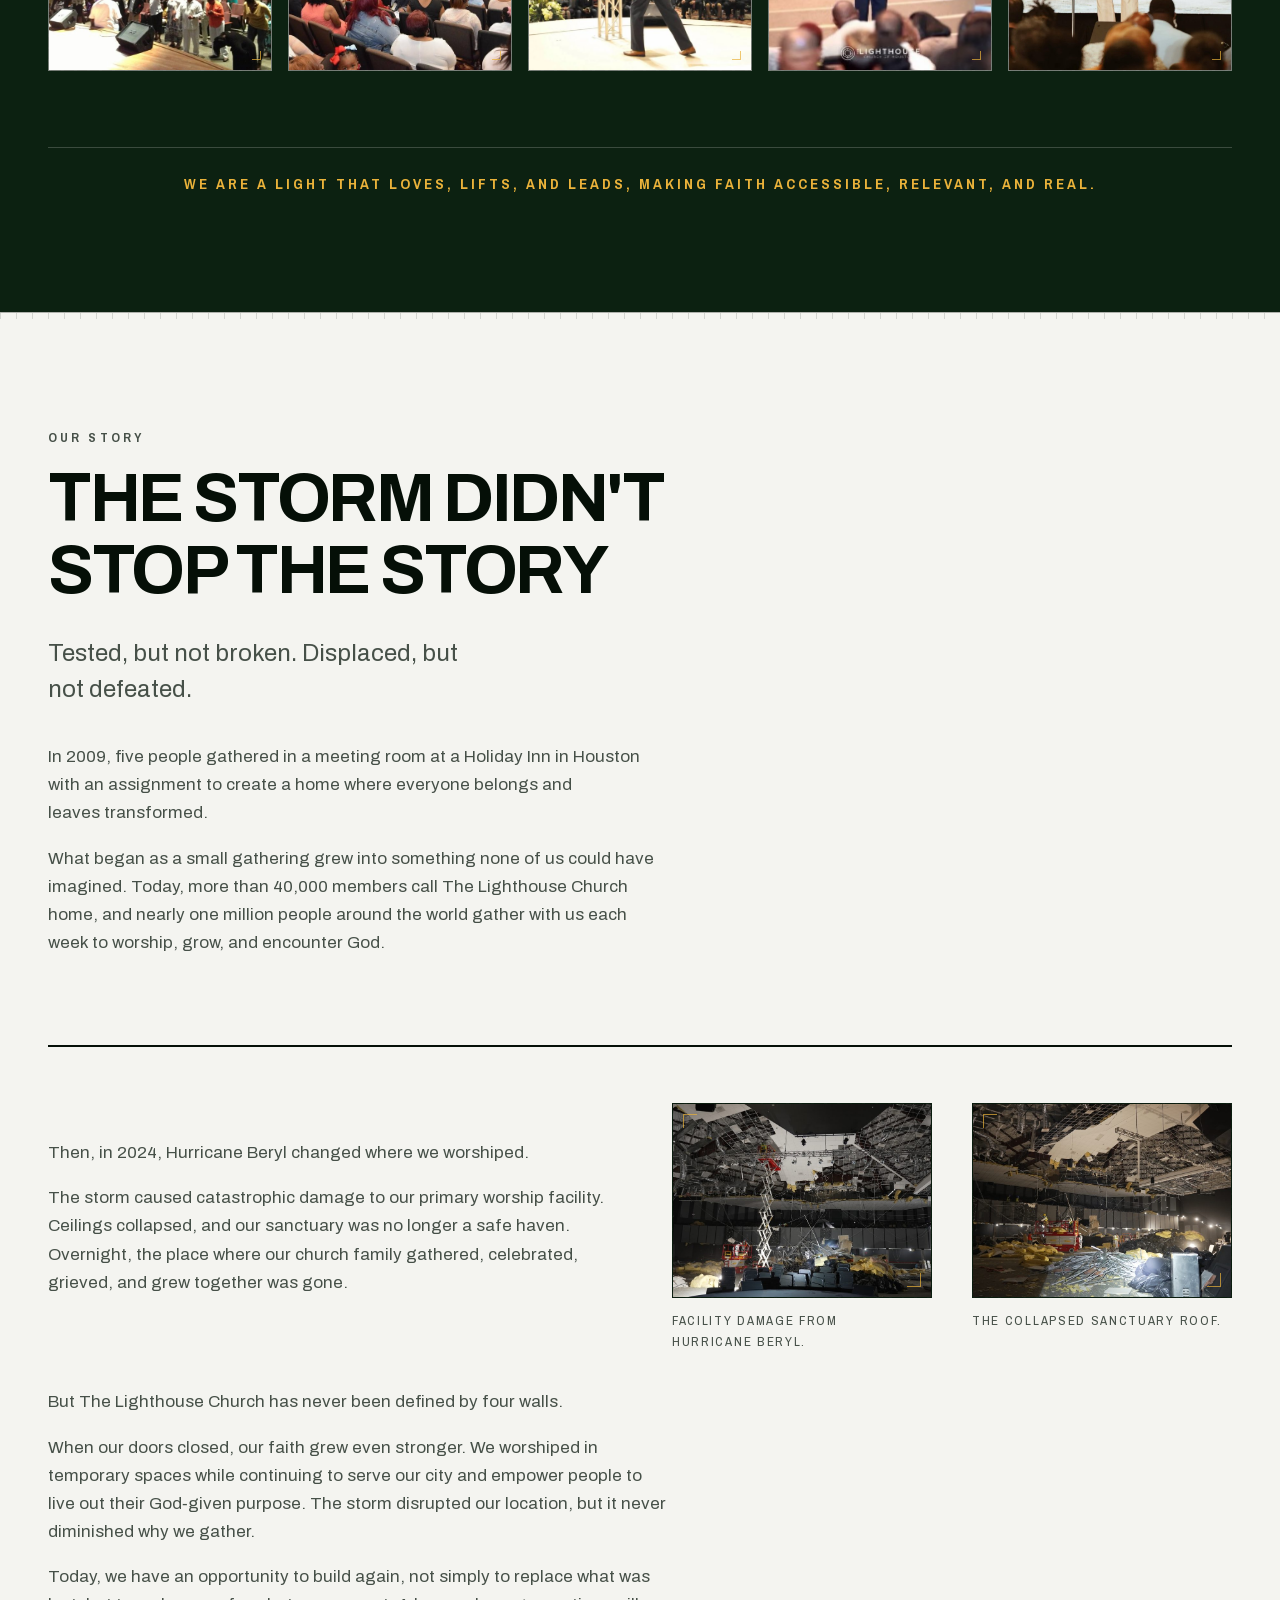
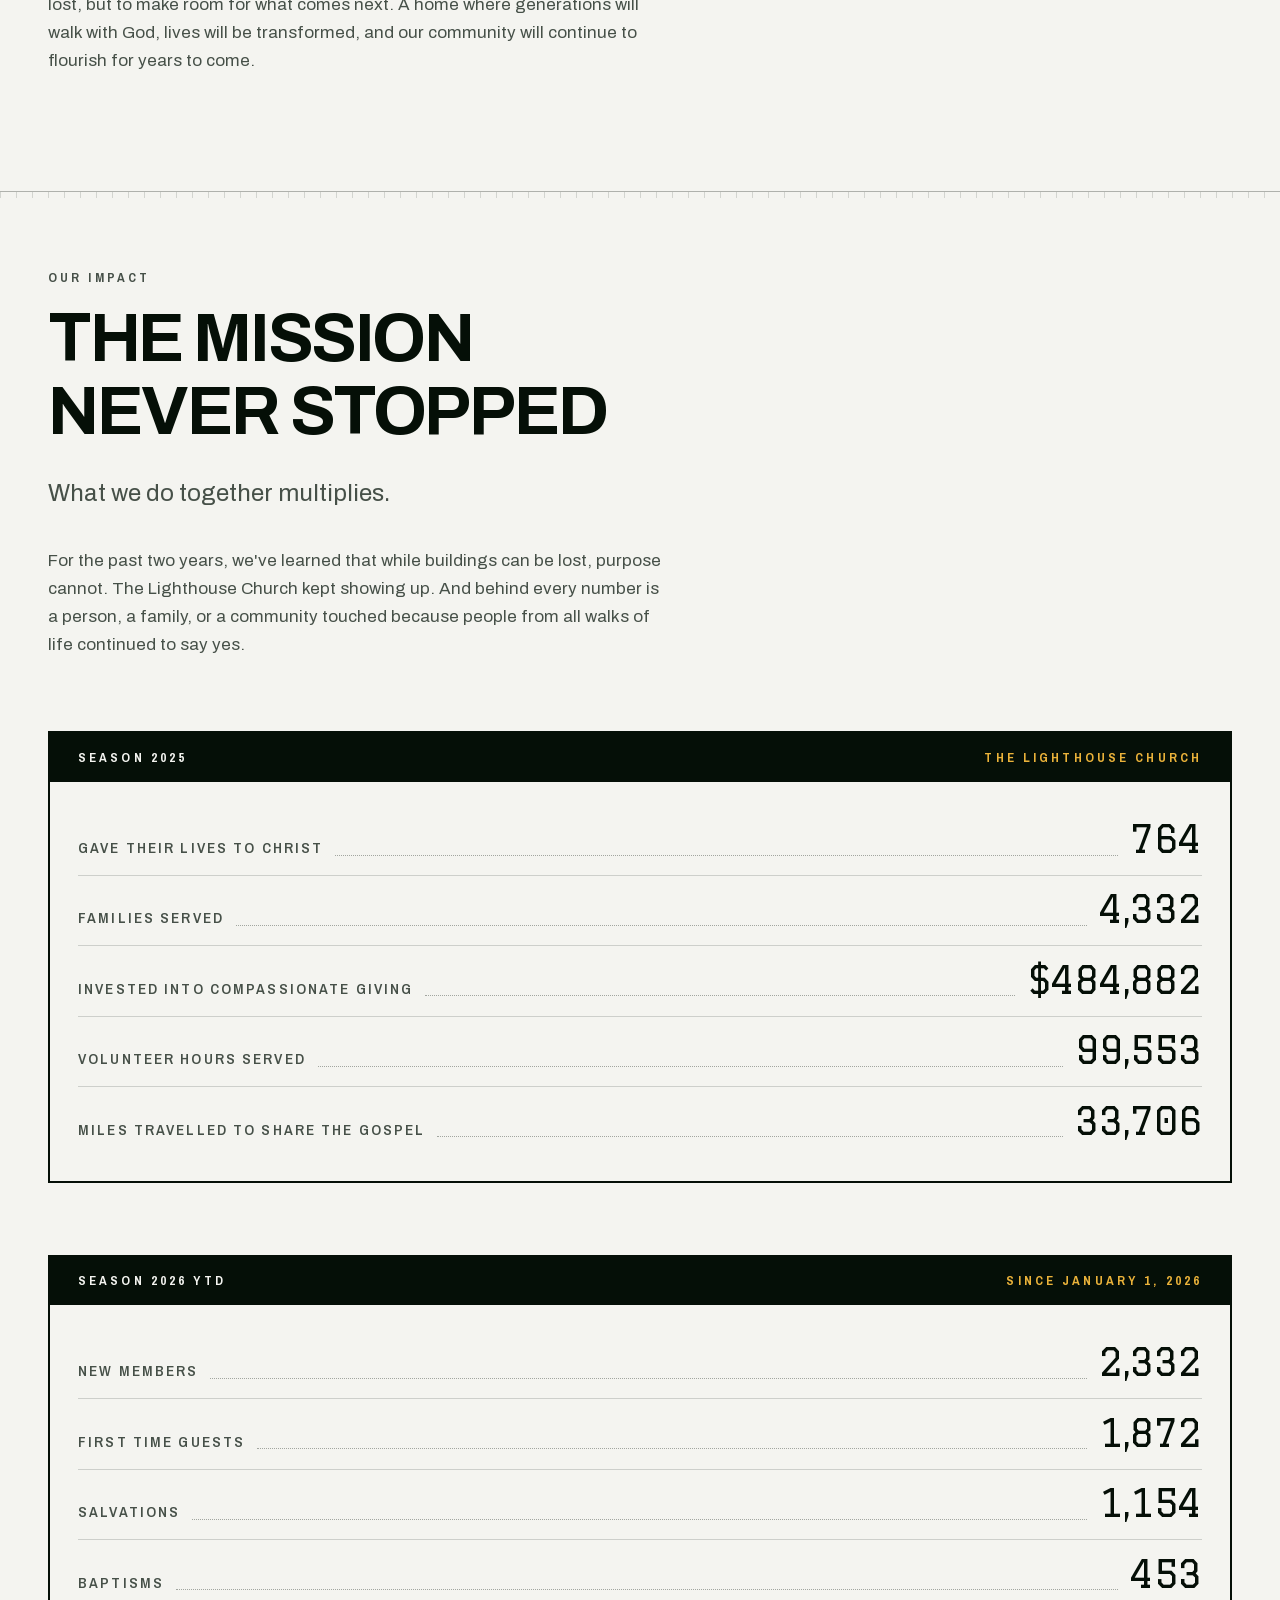
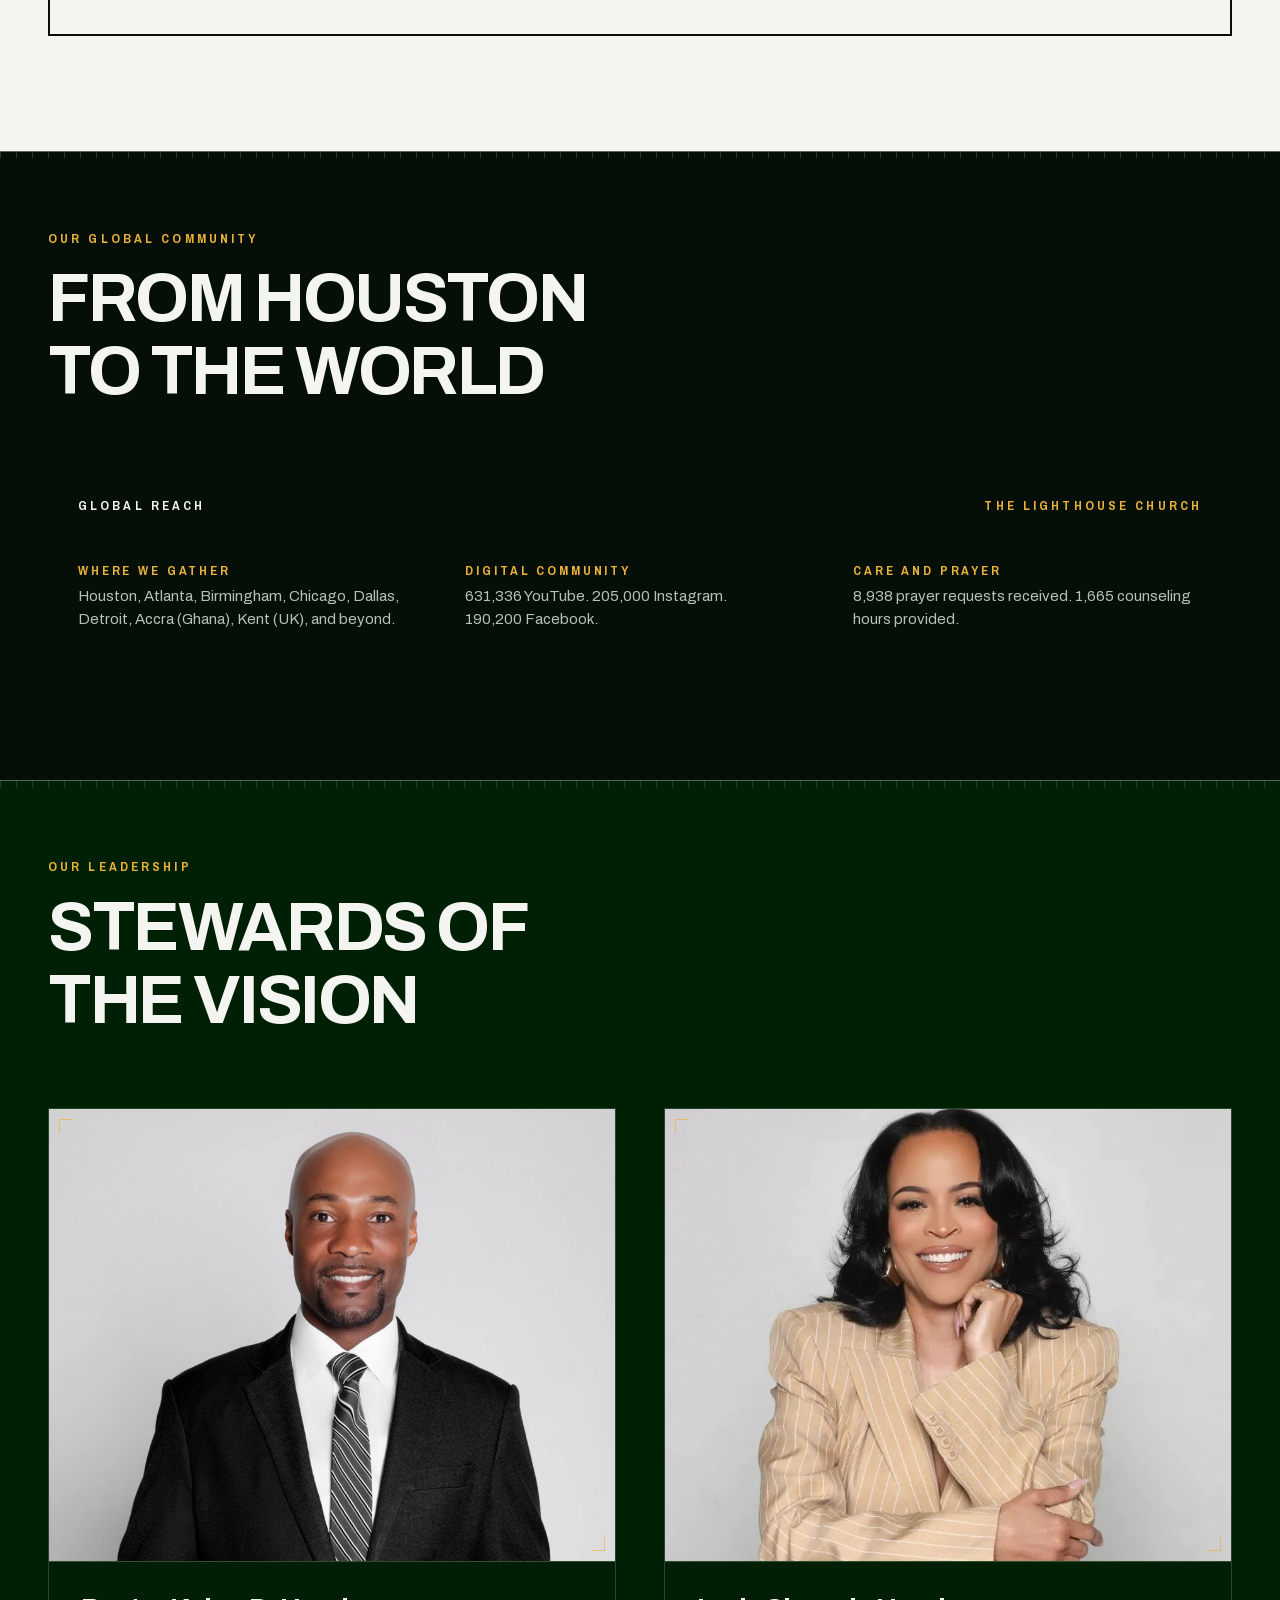
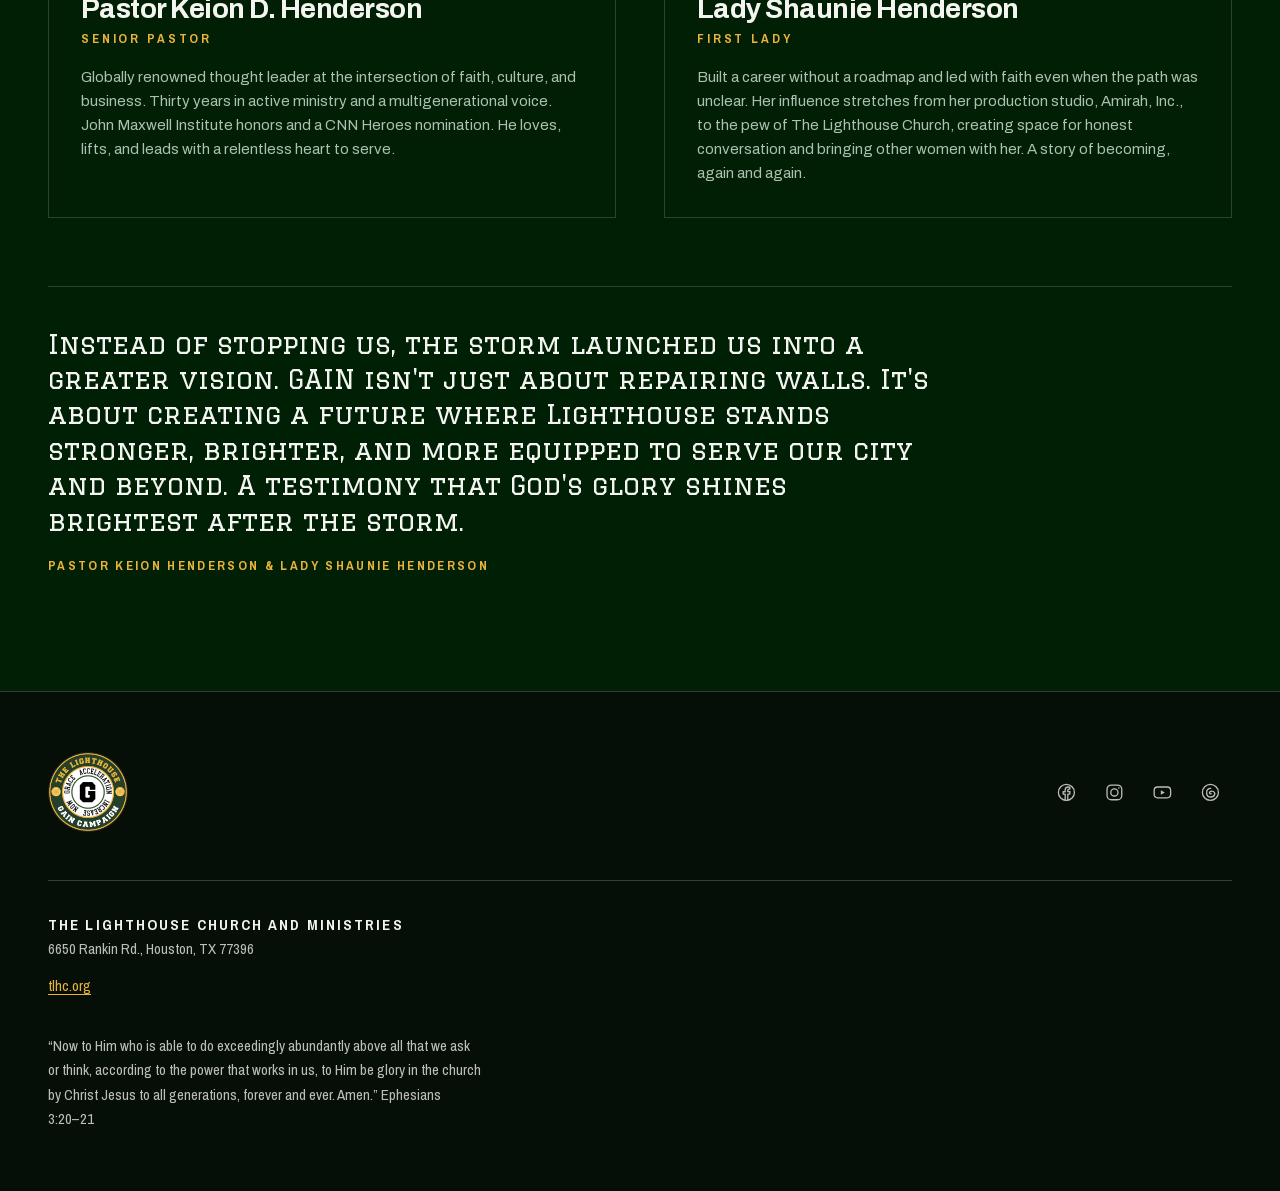
<file: story/index.html>
<!DOCTYPE html>
<html lang="en">
<head>
<meta charset="utf-8">
<meta name="viewport" content="width=device-width, initial-scale=1">
<title>Our Story | GAIN | The Lighthouse Church</title>
<meta name="description" content="From five people in a hotel meeting room to a global church family: the story of The Lighthouse Church, Hurricane Beryl, and the mission that never stopped.">
<meta name="theme-color" content="#0c2111">

<link rel="icon" href="/assets/favicon-32.png" sizes="32x32" type="image/png">
<link rel="icon" href="/assets/favicon-16.png" sizes="16x16" type="image/png">
<link rel="apple-touch-icon" href="/assets/apple-touch-icon.png">

<meta property="og:type" content="website">
<meta property="og:title" content="Our Story | GAIN | The Lighthouse Church">
<meta property="og:description" content="From five people in a hotel meeting room to a global church family: the story of The Lighthouse Church, Hurricane Beryl, and the mission that never stopped.">
<meta property="og:image" content="/assets/field-night.jpg">

<link rel="preload" href="/assets/fonts/graduate-400.woff2" as="font" type="font/woff2" crossorigin>
<link rel="preload" href="/assets/fonts/archivo-narrow-var.woff2" as="font" type="font/woff2" crossorigin>
<link rel="stylesheet" href="/styles.css">
</head>
<body class="no-hero">

<a class="skip" href="#main">Skip to content</a>
<div class="drive" aria-hidden="true"><span class="drive__bar"></span></div>

<!-- ══ NAV ══════════════════════════════════════════════════════════ -->
<header class="nav" id="nav">
  <div class="nav__in">
    <a class="brand" href="/" aria-label="GAIN, The Lighthouse Church, home">
      <span class="brand__mark"><img src="/assets/gain-stamp.png" alt="The Lighthouse Church, GAIN Campaign" class="brand__mark-img" width="600" height="600"></span>
    </a>

    <nav class="nav__links" aria-label="Sections">
      <a href="/story" aria-current="page">Our Story</a>
      <a href="/vision">The Vision</a>
      <a href="/journey">Your Journey</a>
      <a href="/resources">Resources</a>
      <a href="/give">Give</a>
    </nav>

    <a class="btn btn--gold nav__cta" href="/pledge">
      Pledge
    </a>

    <button class="burger" id="burger" aria-expanded="false" aria-controls="drawer" aria-label="Open menu">
      <span></span><span></span><span></span>
    </button>
  </div>

  <div class="drawer" id="drawer" hidden>
    <a href="/story" aria-current="page">Our Story</a>
    <a href="/vision">The Vision</a>
    <a href="/journey">Your Journey</a>
    <a href="/resources">Resources</a>
    <a href="/give">Give</a>
    <a class="drawer__cta" href="/pledge">
      Pledge
    </a>
  </div>
</header>

<main id="main">

<section class="band band--green" id="who">
  <div class="wrap">
    <header class="shead shead--plain">
      <div class="shead__txt">
        <p class="kicker">Who we are</p>
        <h2>Before the <br>storm</h2>
      </div>
    </header>

    <p class="lede">God was already doing exceedingly abundantly more than we could have imagined.</p>

    <div class="prose">
      <p>What began as one courageous “yes” to a God&#8209;sized vision has become a global
      community of believers making faith accessible, relevant, and real.</p>
    </div>

    <ol class="drive-chart">
      <li class="play">
        <span class="play__yr">2009</span>
        <div class="play__body">
          <h3>Five people and a hotel meeting room</h3>
          <p>The Lighthouse Church began with five people, a vision, and a hotel meeting room.</p>
        </div>
      </li>
      <li class="play">
        <span class="play__yr">2009&#8211;14</span>
        <div class="play__body">
          <h3>Houston's gymnasiums</h3>
          <p>We gathered in school gymnasiums across Houston: Humble Middle, Kingwood High, Summer Creek.</p>
        </div>
      </li>
      <li class="play">
        <span class="play__yr">2015</span>
        <div class="play__body">
          <h3>A permanent home</h3>
          <p>We opened the doors to our first permanent home at 6650 Rankin Road.</p>
        </div>
      </li>
      <li class="play">
        <span class="play__yr">2018&#8211;22</span>
        <div class="play__body">
          <h3>Four campuses, one nation</h3>
          <p>We planted four campuses across the city and launched Lighthouse Nation, our
          online platform. A local congregation became a global community.</p>
        </div>
      </li>
      <li class="play play--now">
        <span class="play__yr">Now</span>
        <div class="play__body">
          <h3>Today</h3>
          <p>More than 40,000 members call The Lighthouse Church home, and nearly 950,581
          people gather with us each week across our campuses and online.</p>
        </div>
      </li>
    </ol>

    <ul class="miniframes" aria-label="Milestone photos">
      <li class="slate__frame slate__frame--mini"><img src="/assets/milestone-2009.jpg" alt="Pastor Keion Henderson preaching to the congregation in worship, 2009" width="800" height="600" loading="lazy"></li>
      <li class="slate__frame slate__frame--mini"><img src="/assets/milestone-2009-14.jpg" alt="The congregation gathered in a school auditorium, 2009 to 2014" width="799" height="533" loading="lazy"></li>
      <li class="slate__frame slate__frame--mini"><img src="/assets/milestone-2015.jpg" alt="Pastor Keion Henderson preaching to the congregation at the Rankin Road campus, 2015" width="800" height="531" loading="lazy"></li>
      <li class="slate__frame slate__frame--mini"><img src="/assets/milestone-2018.jpg" alt="The congregation gathered in the sanctuary, 2018 to 2022" width="799" height="448" loading="lazy"></li>
      <li class="slate__frame slate__frame--mini"><img src="/assets/milestone-today.jpg" alt="Pastor Keion Henderson preaching on stage today" width="800" height="800" loading="lazy"></li>
    </ul>

    <p class="stamp">We are a light that loves, lifts, and leads, making faith accessible, relevant, and real.</p>
  </div>
</section>

<section class="band band--chalk" id="story">
  <div class="wrap">
    <header class="shead shead--plain">
      <div class="shead__txt">
        <p class="kicker">Our story</p>
        <h2>The storm didn't <br>stop the story</h2>
      </div>
    </header>

    <p class="lede">Tested, but not broken. Displaced, but not defeated.</p>

    <div class="prose">
      <p>In 2009, five people gathered in a meeting room at a Holiday Inn in Houston with
      an assignment to create a home where everyone belongs and leaves transformed.</p>
      <p>What began as a small gathering grew into something none of us could have imagined.
      Today, more than 40,000 members call The Lighthouse Church home, and nearly one
      million people around the world gather with us each week to worship, grow, and
      encounter God.</p>
    </div>

    <div class="trial">
      <div class="prose">
        <p>Then, in 2024, Hurricane Beryl changed where we worshiped.</p>
        <p>The storm caused catastrophic damage to our primary worship facility. Ceilings
        collapsed, and our sanctuary was no longer a safe haven. Overnight, the place where
        our church family gathered, celebrated, grieved, and grew together was gone.</p>
      </div>

      <div class="slate-set">
        <figure class="slate slate--dark">
          <div class="slate__frame">
            <img src="/assets/story-facility-damage.jpg" alt="Workers on a lift assessing the collapsed ceiling grid and hanging insulation inside the Lighthouse Church sanctuary after Hurricane Beryl" width="900" height="601" loading="lazy">
          </div>
          <figcaption>Facility damage from Hurricane Beryl.</figcaption>
        </figure>
        <figure class="slate slate--dark">
          <div class="slate__frame">
            <img src="/assets/story-facility-damage-2.jpg" alt="Debris and insulation piled across the sanctuary floor beneath the collapsed ceiling" width="900" height="601" loading="lazy">
          </div>
          <figcaption>The collapsed sanctuary roof.</figcaption>
        </figure>
      </div>
    </div>

    <div class="prose">
      <p>But The Lighthouse Church has never been defined by four walls.</p>
      <p>When our doors closed, our faith grew even stronger. We worshiped in temporary
      spaces while continuing to serve our city and empower people to live out their
      God&#8209;given purpose. The storm disrupted our location, but it never diminished why we
      gather.</p>
      <p>Today, we have an opportunity to build again, not simply to replace what was lost,
      but to make room for what comes next. A home where generations will walk with God,
      lives will be transformed, and our community will continue to flourish for years to come.</p>
    </div>
  </div>
</section>

<section class="band band--chalk band--tight" id="impact">
  <div class="wrap">
    <header class="shead shead--plain">
      <div class="shead__txt">
        <p class="kicker">Our impact</p>
        <h2>The mission <br>never stopped</h2>
      </div>
    </header>

    <p class="lede">What we do together multiplies.</p>

    <div class="prose">
      <p>For the past two years, we've learned that while buildings can be lost, purpose
      cannot. The Lighthouse Church kept showing up. And behind every number is a person,
      a family, or a community touched because people from all walks of life continued
      to say yes.</p>
    </div>

    <div class="box">
      <div class="box__head">
        <span>Season 2025</span>
        <span>The Lighthouse Church</span>
      </div>

      <dl class="box__score">
        <div class="ln"><dt>Gave their lives to Christ</dt><dd data-count="778">778</dd></div>
        <div class="ln"><dt>Families served</dt><dd data-count="4450">4,450</dd></div>
        <div class="ln"><dt>Invested into compassionate giving</dt><dd data-count="509608" data-prefix="$">$509,608</dd></div>
        <div class="ln"><dt>Volunteer hours served</dt><dd data-count="104630">104,630</dd></div>
        <div class="ln"><dt>Miles travelled to share the gospel</dt><dd data-count="35000">35,000</dd></div>
      </dl>
    </div>

    <div class="box">
      <div class="box__head">
        <span>Season 2026 YTD</span>
        <span>Since January 1, 2026</span>
      </div>

      <dl class="box__score">
        <div class="ln"><dt>New members</dt><dd data-count="2488">2,488</dd></div>
        <div class="ln"><dt>First time guests</dt><dd data-count="1997">1,997</dd></div>
        <div class="ln"><dt>Salvations</dt><dd data-count="1231">1,231</dd></div>
        <div class="ln"><dt>Baptisms</dt><dd data-count="476">476</dd></div>
      </dl>
    </div>
  </div>
</section>

<section class="band band--ink band--tight" id="global">
  <div class="wrap">
    <header class="shead shead--plain">
      <div class="shead__txt">
        <p class="kicker kicker--gold">Our global community</p>
        <h2>From Houston <br>to the world</h2>
      </div>
    </header>

    <div class="box">
      <div class="box__head">
        <span>Global reach</span>
        <span>The Lighthouse Church</span>
      </div>

      <div class="box__foot">
        <div class="reach">
          <h3>Where we gather</h3>
          <p>Houston, Atlanta, Birmingham, Chicago, Dallas, Detroit, Accra (Ghana),
          Kent (UK), and beyond.</p>
        </div>
        <div class="reach">
          <h3>Digital community</h3>
          <p>631,336 YouTube. 205,000 Instagram. 190,200 Facebook.</p>
        </div>
        <div class="reach">
          <h3>Care and prayer</h3>
          <p>8,938 prayer requests received. 1,665 counseling hours provided.</p>
        </div>
      </div>
    </div>
  </div>
</section>

<section class="band band--navy band--tight" id="leadership">
  <div class="wrap">
    <header class="shead shead--plain">
      <div class="shead__txt">
        <p class="kicker kicker--gold">Our leadership</p>
        <h2>Stewards of <br>the vision</h2>
      </div>
    </header>

    <div class="roster">
      <article class="card">
        <div class="card__portrait">
          <img src="/assets/leader-keion-henderson.jpg" alt="Pastor Keion D. Henderson, studio portrait" width="900" height="1349" style="--obj-pos: 50% 10%" loading="lazy">
        </div>
        <div class="card__body">
          <h3>Pastor Keion D. Henderson</h3>
          <p class="card__role">Senior Pastor</p>
          <p>Globally renowned thought leader at the intersection of faith, culture, and
          business. Thirty years in active ministry and a multigenerational voice. John
          Maxwell Institute honors and a CNN Heroes nomination. He loves, lifts, and leads
          with a relentless heart to serve.</p>
        </div>
      </article>

      <article class="card">
        <div class="card__portrait">
          <img src="/assets/leader-shaunie-henderson.jpg" alt="Lady Shaunie Henderson, studio portrait" width="1200" height="675" loading="lazy">
        </div>
        <div class="card__body">
          <h3>Lady Shaunie Henderson</h3>
          <p class="card__role">First Lady</p>
          <p>Built a career without a roadmap and led with faith even when the path was
          unclear. Her influence stretches from her production studio, Amirah, Inc., to
          the pew of The Lighthouse Church, creating space for honest conversation and
          bringing other women with her. A story of becoming, again and again.</p>
        </div>
      </article>
    </div>

    <blockquote class="leadquote">
      <p>Instead of stopping us, the storm launched us into a greater vision. GAIN isn't
      just about repairing walls. It's about creating a future where Lighthouse stands
      stronger, brighter, and more equipped to serve our city and beyond. A testimony
      that God's glory shines brightest after the storm.</p>
      <cite>Pastor Keion Henderson &amp; Lady Shaunie Henderson</cite>
    </blockquote>
  </div>
</section>

</main>

<!-- ══ FOOTER ═══════════════════════════════════════════════════════ -->
<footer class="foot">
  <div class="wrap">
    <div class="foot__top">
      <img class="foot__logo" src="/assets/gain-stamp.png" alt="The Lighthouse Church GAIN Campaign" width="600" height="600" loading="lazy">

      <ul class="foot__socials" aria-label="Follow The Lighthouse Church">
        <li>
          <a href="https://www.facebook.com/TheLightHouseChurch" target="_blank" rel="noopener">
            <svg viewBox="0 0 24 24" fill="none" stroke="currentColor" stroke-width="1.5" stroke-linecap="round" stroke-linejoin="round" aria-hidden="true" focusable="false">
              <circle cx="12" cy="12" r="9.25"/>
              <path d="M13.6 21v-7.1h2.2l.35-2.7h-2.55V9.5c0-.78.22-1.32 1.33-1.32H16V5.86c-.24-.03-1.06-.1-2.02-.1-2 0-3.38 1.22-3.38 3.46v2.02H8.2v2.7h2.4V21"/>
            </svg>
            <span class="sr-only">Facebook (opens in a new tab)</span>
          </a>
        </li>
        <li>
          <a href="https://www.instagram.com/lhhoustonchurch" target="_blank" rel="noopener">
            <svg viewBox="0 0 24 24" fill="none" stroke="currentColor" stroke-width="1.5" stroke-linecap="round" stroke-linejoin="round" aria-hidden="true" focusable="false">
              <rect x="3.5" y="3.5" width="17" height="17" rx="5"/>
              <circle cx="12" cy="12" r="4.15"/>
              <circle cx="17.15" cy="6.85" r="0.9" fill="currentColor" stroke="none"/>
            </svg>
            <span class="sr-only">Instagram (opens in a new tab)</span>
          </a>
        </li>
        <li>
          <a href="https://www.youtube.com/KeionHendersonTV" target="_blank" rel="noopener">
            <svg viewBox="0 0 24 24" fill="none" stroke="currentColor" stroke-width="1.5" stroke-linecap="round" stroke-linejoin="round" aria-hidden="true" focusable="false">
              <rect x="2.5" y="5.75" width="19" height="12.5" rx="4"/>
              <path d="M10.2 9.4v5.2l4.6-2.6-4.6-2.6z" fill="currentColor" stroke="none"/>
            </svg>
            <span class="sr-only">YouTube (opens in a new tab)</span>
          </a>
        </li>
        <li>
          <a href="https://www.threads.com/@lhhoustonchurch" target="_blank" rel="noopener">
            <svg viewBox="0 0 24 24" fill="none" stroke="currentColor" stroke-width="1.5" stroke-linecap="round" stroke-linejoin="round" aria-hidden="true" focusable="false">
              <circle cx="12" cy="12" r="9.25"/>
              <path d="M12.4 7.3c-3 0-4.75 1.8-4.75 5s1.75 5 4.75 5c2.5 0 4.05-1.15 4.5-2.85.4-1.5-.15-2.9-1.6-3.5-1.1-.45-2.5-.5-3.5.1-.75.45-1.05 1.15-.75 1.85.3.7 1.15.95 1.95.65"/>
            </svg>
            <span class="sr-only">Threads (opens in a new tab)</span>
          </a>
        </li>
      </ul>
    </div>

    <div class="foot__in">
      <div>
        <p class="foot__name">The Lighthouse Church and Ministries</p>
        <p>6650 Rankin Rd., Houston, TX 77396</p>
        <p><a href="https://tlhc.org">tlhc.org</a></p>
      </div>
      <p class="foot__verse">“Now to Him who is able to do exceedingly abundantly above all that we ask or think, according to the power that works in us, to Him be glory in the church by Christ Jesus to all generations, forever and ever. Amen.” Ephesians 3:20&#8211;21</p>
    </div>
  </div>
</footer>

<!-- sticky ask -->
<div class="sticky" id="sticky">
  <span>$5,000,000 goal. Two&#8209;year pledge.</span>
  <a class="btn btn--gold" href="/pledge">
    Pledge
  </a>
</div>

<script src="/main.js"></script>
</body>
</html>
</file>
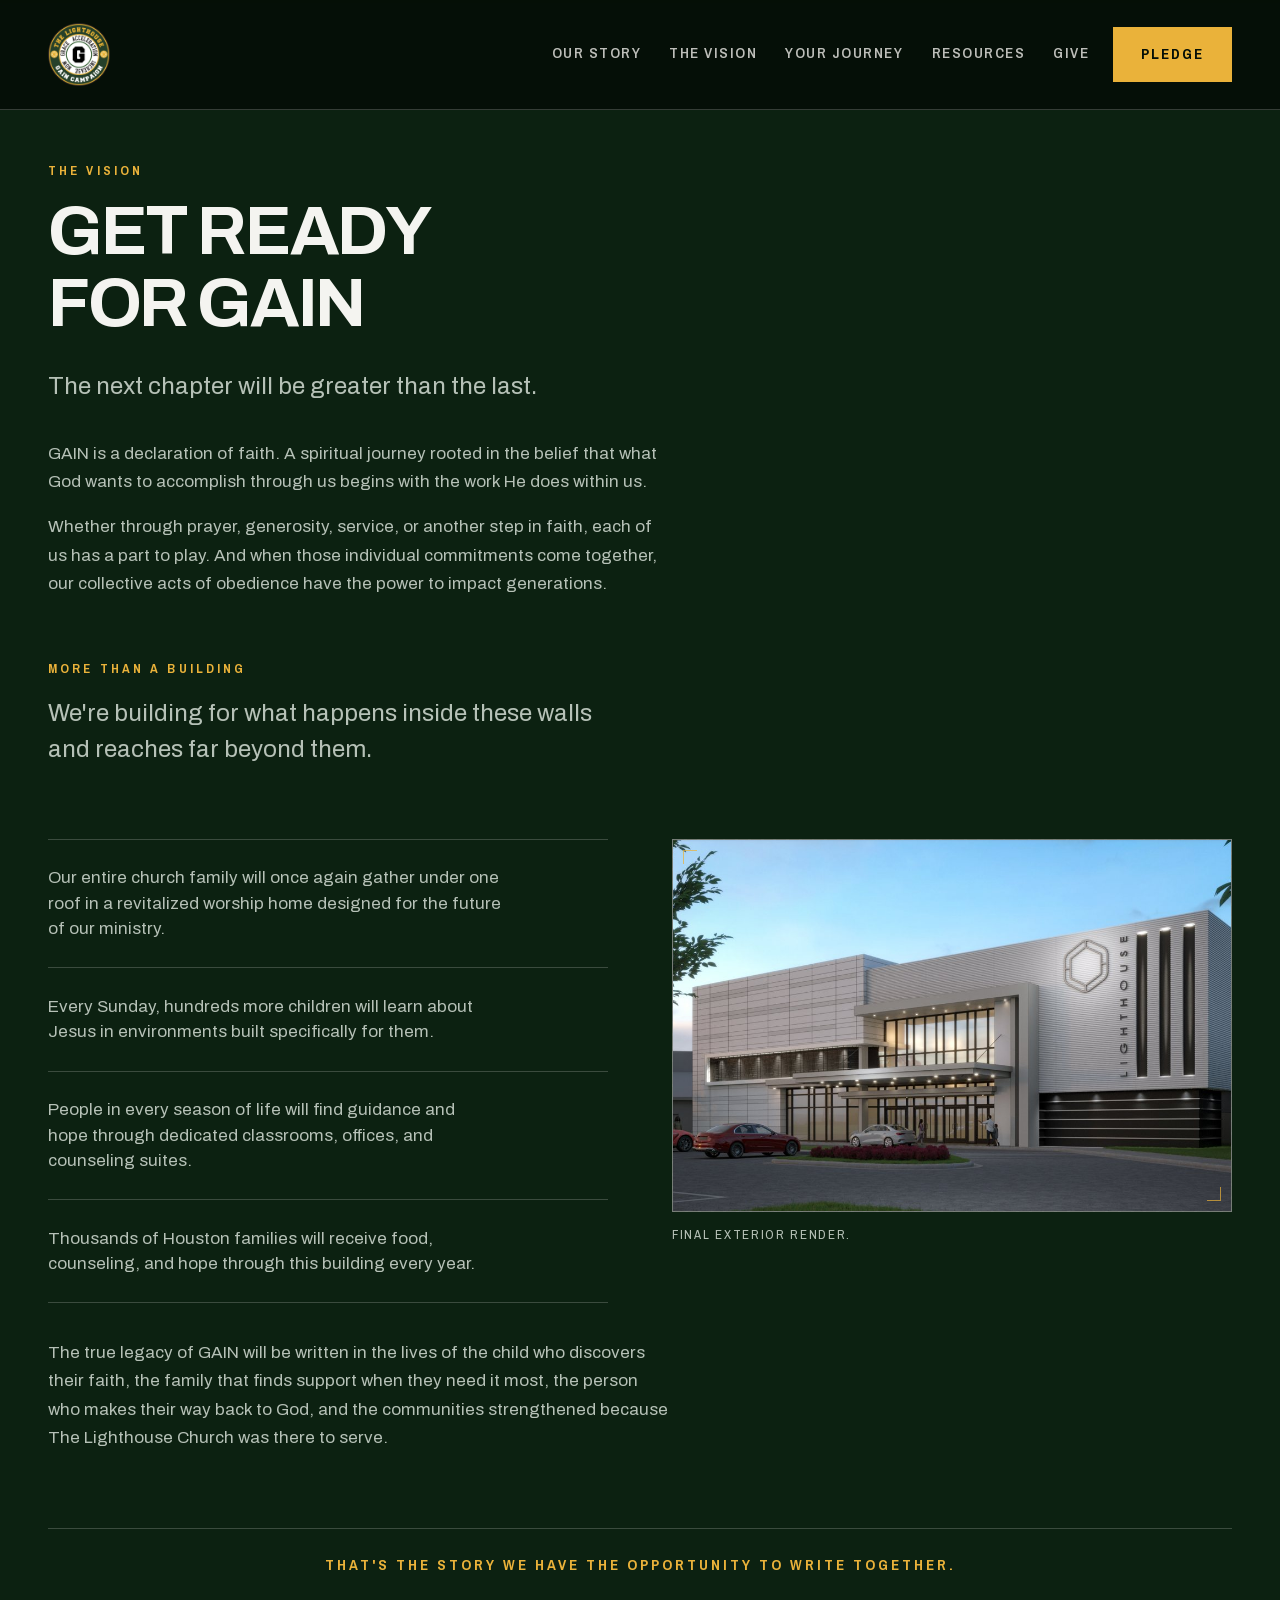
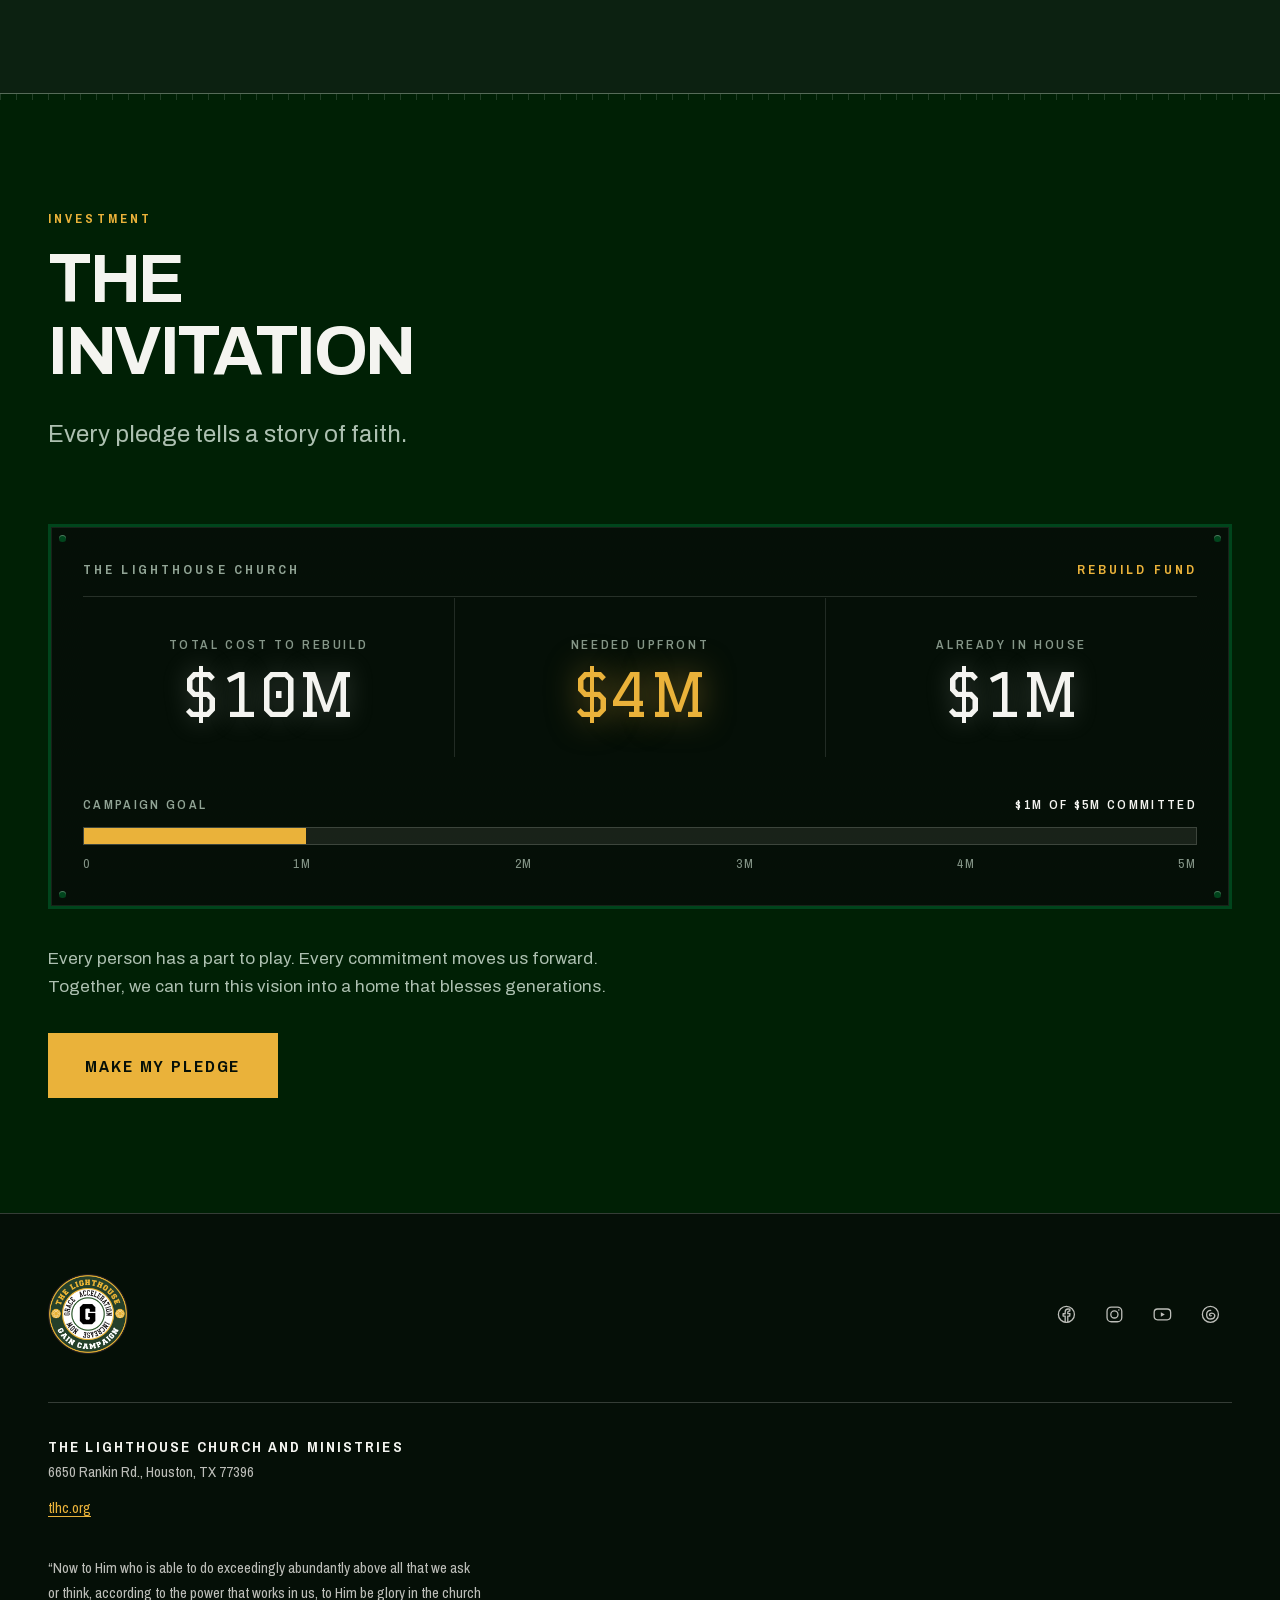
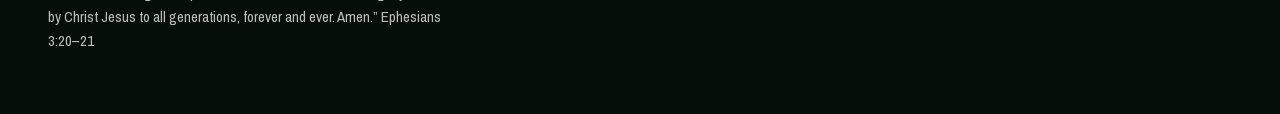
<file: vision/index.html>
<!DOCTYPE html>
<html lang="en">
<head>
<meta charset="utf-8">
<meta name="viewport" content="width=device-width, initial-scale=1">
<title>The Vision | GAIN | The Lighthouse Church</title>
<meta name="description" content="More than a building. See what GAIN will build: a worship home for our whole church family, children's spaces, counseling suites, and a $5,000,000 goal.">
<meta name="theme-color" content="#0c2111">

<link rel="icon" href="/assets/favicon-32.png" sizes="32x32" type="image/png">
<link rel="icon" href="/assets/favicon-16.png" sizes="16x16" type="image/png">
<link rel="apple-touch-icon" href="/assets/apple-touch-icon.png">

<meta property="og:type" content="website">
<meta property="og:title" content="The Vision | GAIN | The Lighthouse Church">
<meta property="og:description" content="More than a building. See what GAIN will build: a worship home for our whole church family, children's spaces, counseling suites, and a $5,000,000 goal.">
<meta property="og:image" content="/assets/field-night.jpg">

<link rel="preload" href="/assets/fonts/graduate-400.woff2" as="font" type="font/woff2" crossorigin>
<link rel="preload" href="/assets/fonts/archivo-narrow-var.woff2" as="font" type="font/woff2" crossorigin>
<link rel="stylesheet" href="/styles.css">
</head>
<body class="no-hero">

<a class="skip" href="#main">Skip to content</a>
<div class="drive" aria-hidden="true"><span class="drive__bar"></span></div>

<!-- ══ NAV ══════════════════════════════════════════════════════════ -->
<header class="nav" id="nav">
  <div class="nav__in">
    <a class="brand" href="/" aria-label="GAIN, The Lighthouse Church, home">
      <span class="brand__mark"><img src="/assets/gain-stamp.png" alt="The Lighthouse Church, GAIN Campaign" class="brand__mark-img" width="600" height="600"></span>
    </a>

    <nav class="nav__links" aria-label="Sections">
      <a href="/story">Our Story</a>
      <a href="/vision" aria-current="page">The Vision</a>
      <a href="/journey">Your Journey</a>
      <a href="/resources">Resources</a>
      <a href="/give">Give</a>
    </nav>

    <a class="btn btn--gold nav__cta" href="/pledge">
      Pledge
    </a>

    <button class="burger" id="burger" aria-expanded="false" aria-controls="drawer" aria-label="Open menu">
      <span></span><span></span><span></span>
    </button>
  </div>

  <div class="drawer" id="drawer" hidden>
    <a href="/story">Our Story</a>
    <a href="/vision" aria-current="page">The Vision</a>
    <a href="/journey">Your Journey</a>
    <a href="/resources">Resources</a>
    <a href="/give">Give</a>
    <a class="drawer__cta" href="/pledge">
      Pledge
    </a>
  </div>
</header>

<main id="main">

<section class="band band--green" id="vision">
  <div class="wrap">
    <header class="shead shead--plain">
      <div class="shead__txt">
        <p class="kicker kicker--gold">The vision</p>
        <h2>Get ready <br>for GAIN</h2>
      </div>
    </header>

    <p class="lede lede--wide">The next chapter will be greater than the last.</p>

    <div class="prose">
      <p>GAIN is a declaration of faith. A spiritual journey rooted in the belief that what
      God wants to accomplish through us begins with the work He does within us.</p>
      <p>Whether through prayer, generosity, service, or another step in faith, each of us
      has a part to play. And when those individual commitments come together, our
      collective acts of obedience have the power to impact generations.</p>
    </div>

    <p class="kicker kicker--gold">More than a building</p>
    <p class="lede">We're building for what happens inside these walls and reaches far beyond them.</p>

    <div class="vision">
      <ul class="build">
        <li><p>Our entire church family will once again gather under one roof in a
        revitalized worship home designed for the future of our ministry.</p></li>
        <li><p>Every Sunday, hundreds more children will learn about Jesus in
        environments built specifically for them.</p></li>
        <li><p>People in every season of life will find guidance and hope through
        dedicated classrooms, offices, and counseling suites.</p></li>
        <li><p>Thousands of Houston families will receive food, counseling, and hope
        through this building every year.</p></li>
      </ul>

      <div class="vision__side">
        <figure class="slate">
          <div class="slate__frame slate__frame--tall">
            <img src="/assets/vision-exterior-render.jpg" alt="Final exterior architectural render of the rebuilt Lighthouse Church entrance and signage" width="1200" height="675" loading="lazy">
          </div>
          <figcaption>Final exterior render.</figcaption>
        </figure>
      </div>
    </div>

    <div class="prose">
      <p>The true legacy of GAIN will be written in the lives of the child who discovers
      their faith, the family that finds support when they need it most, the person who
      makes their way back to God, and the communities strengthened because The
      Lighthouse Church was there to serve.</p>
    </div>

    <p class="stamp">That's the story we have the opportunity to write together.</p>
  </div>
</section>

<section class="band band--navy" id="investment">
  <div class="wrap">
    <header class="shead shead--plain">
      <div class="shead__txt">
        <p class="kicker kicker--gold">Investment</p>
        <h2>The <br>invitation</h2>
      </div>
    </header>

    <p class="lede lede--wide">Every pledge tells a story of faith.</p>

    <div class="scoreboard" id="scoreboard">
      <div class="scoreboard__bolts" aria-hidden="true"><span></span><span></span><span></span><span></span></div>

      <div class="scoreboard__head">
        <span>The Lighthouse Church</span>
        <span class="scoreboard__live">Rebuild fund</span>
      </div>

      <div class="scoreboard__rows">
        <div class="sb">
          <span class="sb__lab">Total cost to rebuild</span>
          <span class="sb__fig" data-count="12" data-prefix="$" data-suffix="M">$12M</span>
        </div>
        <div class="sb sb--key">
          <span class="sb__lab">Needed upfront</span>
          <span class="sb__fig" data-count="5" data-prefix="$" data-suffix="M">$5M</span>
        </div>
        <div class="sb">
          <span class="sb__lab">Already in house</span>
          <span class="sb__fig" data-count="1" data-prefix="$" data-suffix="M">$1M</span>
        </div>
      </div>

      <div class="meter">
        <div class="meter__lab">
          <span>Campaign goal</span>
          <span>$1M of $5M committed</span>
        </div>
        <div class="meter__track" role="img" aria-label="20 percent of the 5 million dollar goal is committed">
          <div class="meter__fill" style="--pct:20%"></div>
        </div>
        <div class="meter__ticks" aria-hidden="true">
          <span>0</span><span>1M</span><span>2M</span><span>3M</span><span>4M</span><span>5M</span>
        </div>
      </div>
    </div>

    <div class="prose">
      <p>Every person has a part to play. Every commitment moves us forward. Together, we
      can turn this vision into a home that blesses generations.</p>
    </div>

    <a class="btn btn--gold btn--lg" href="/pledge">
      Make my pledge
    </a>
  </div>
</section>

</main>

<!-- ══ FOOTER ═══════════════════════════════════════════════════════ -->
<footer class="foot">
  <div class="wrap">
    <div class="foot__top">
      <img class="foot__logo" src="/assets/gain-stamp.png" alt="The Lighthouse Church GAIN Campaign" width="600" height="600" loading="lazy">

      <ul class="foot__socials" aria-label="Follow The Lighthouse Church">
        <li>
          <a href="https://www.facebook.com/TheLightHouseChurch" target="_blank" rel="noopener">
            <svg viewBox="0 0 24 24" fill="none" stroke="currentColor" stroke-width="1.5" stroke-linecap="round" stroke-linejoin="round" aria-hidden="true" focusable="false">
              <circle cx="12" cy="12" r="9.25"/>
              <path d="M13.6 21v-7.1h2.2l.35-2.7h-2.55V9.5c0-.78.22-1.32 1.33-1.32H16V5.86c-.24-.03-1.06-.1-2.02-.1-2 0-3.38 1.22-3.38 3.46v2.02H8.2v2.7h2.4V21"/>
            </svg>
            <span class="sr-only">Facebook (opens in a new tab)</span>
          </a>
        </li>
        <li>
          <a href="https://www.instagram.com/lhhoustonchurch" target="_blank" rel="noopener">
            <svg viewBox="0 0 24 24" fill="none" stroke="currentColor" stroke-width="1.5" stroke-linecap="round" stroke-linejoin="round" aria-hidden="true" focusable="false">
              <rect x="3.5" y="3.5" width="17" height="17" rx="5"/>
              <circle cx="12" cy="12" r="4.15"/>
              <circle cx="17.15" cy="6.85" r="0.9" fill="currentColor" stroke="none"/>
            </svg>
            <span class="sr-only">Instagram (opens in a new tab)</span>
          </a>
        </li>
        <li>
          <a href="https://www.youtube.com/KeionHendersonTV" target="_blank" rel="noopener">
            <svg viewBox="0 0 24 24" fill="none" stroke="currentColor" stroke-width="1.5" stroke-linecap="round" stroke-linejoin="round" aria-hidden="true" focusable="false">
              <rect x="2.5" y="5.75" width="19" height="12.5" rx="4"/>
              <path d="M10.2 9.4v5.2l4.6-2.6-4.6-2.6z" fill="currentColor" stroke="none"/>
            </svg>
            <span class="sr-only">YouTube (opens in a new tab)</span>
          </a>
        </li>
        <li>
          <a href="https://www.threads.com/@lhhoustonchurch" target="_blank" rel="noopener">
            <svg viewBox="0 0 24 24" fill="none" stroke="currentColor" stroke-width="1.5" stroke-linecap="round" stroke-linejoin="round" aria-hidden="true" focusable="false">
              <circle cx="12" cy="12" r="9.25"/>
              <path d="M12.4 7.3c-3 0-4.75 1.8-4.75 5s1.75 5 4.75 5c2.5 0 4.05-1.15 4.5-2.85.4-1.5-.15-2.9-1.6-3.5-1.1-.45-2.5-.5-3.5.1-.75.45-1.05 1.15-.75 1.85.3.7 1.15.95 1.95.65"/>
            </svg>
            <span class="sr-only">Threads (opens in a new tab)</span>
          </a>
        </li>
      </ul>
    </div>

    <div class="foot__in">
      <div>
        <p class="foot__name">The Lighthouse Church and Ministries</p>
        <p>6650 Rankin Rd., Houston, TX 77396</p>
        <p><a href="https://tlhc.org">tlhc.org</a></p>
      </div>
      <p class="foot__verse">“Now to Him who is able to do exceedingly abundantly above all that we ask or think, according to the power that works in us, to Him be glory in the church by Christ Jesus to all generations, forever and ever. Amen.” Ephesians 3:20&#8211;21</p>
    </div>
  </div>
</footer>

<!-- sticky ask -->
<div class="sticky" id="sticky">
  <span>$5,000,000 goal. Two&#8209;year pledge.</span>
  <a class="btn btn--gold" href="/pledge">
    Pledge
  </a>
</div>

<script src="/main.js"></script>
</body>
</html>
</file>
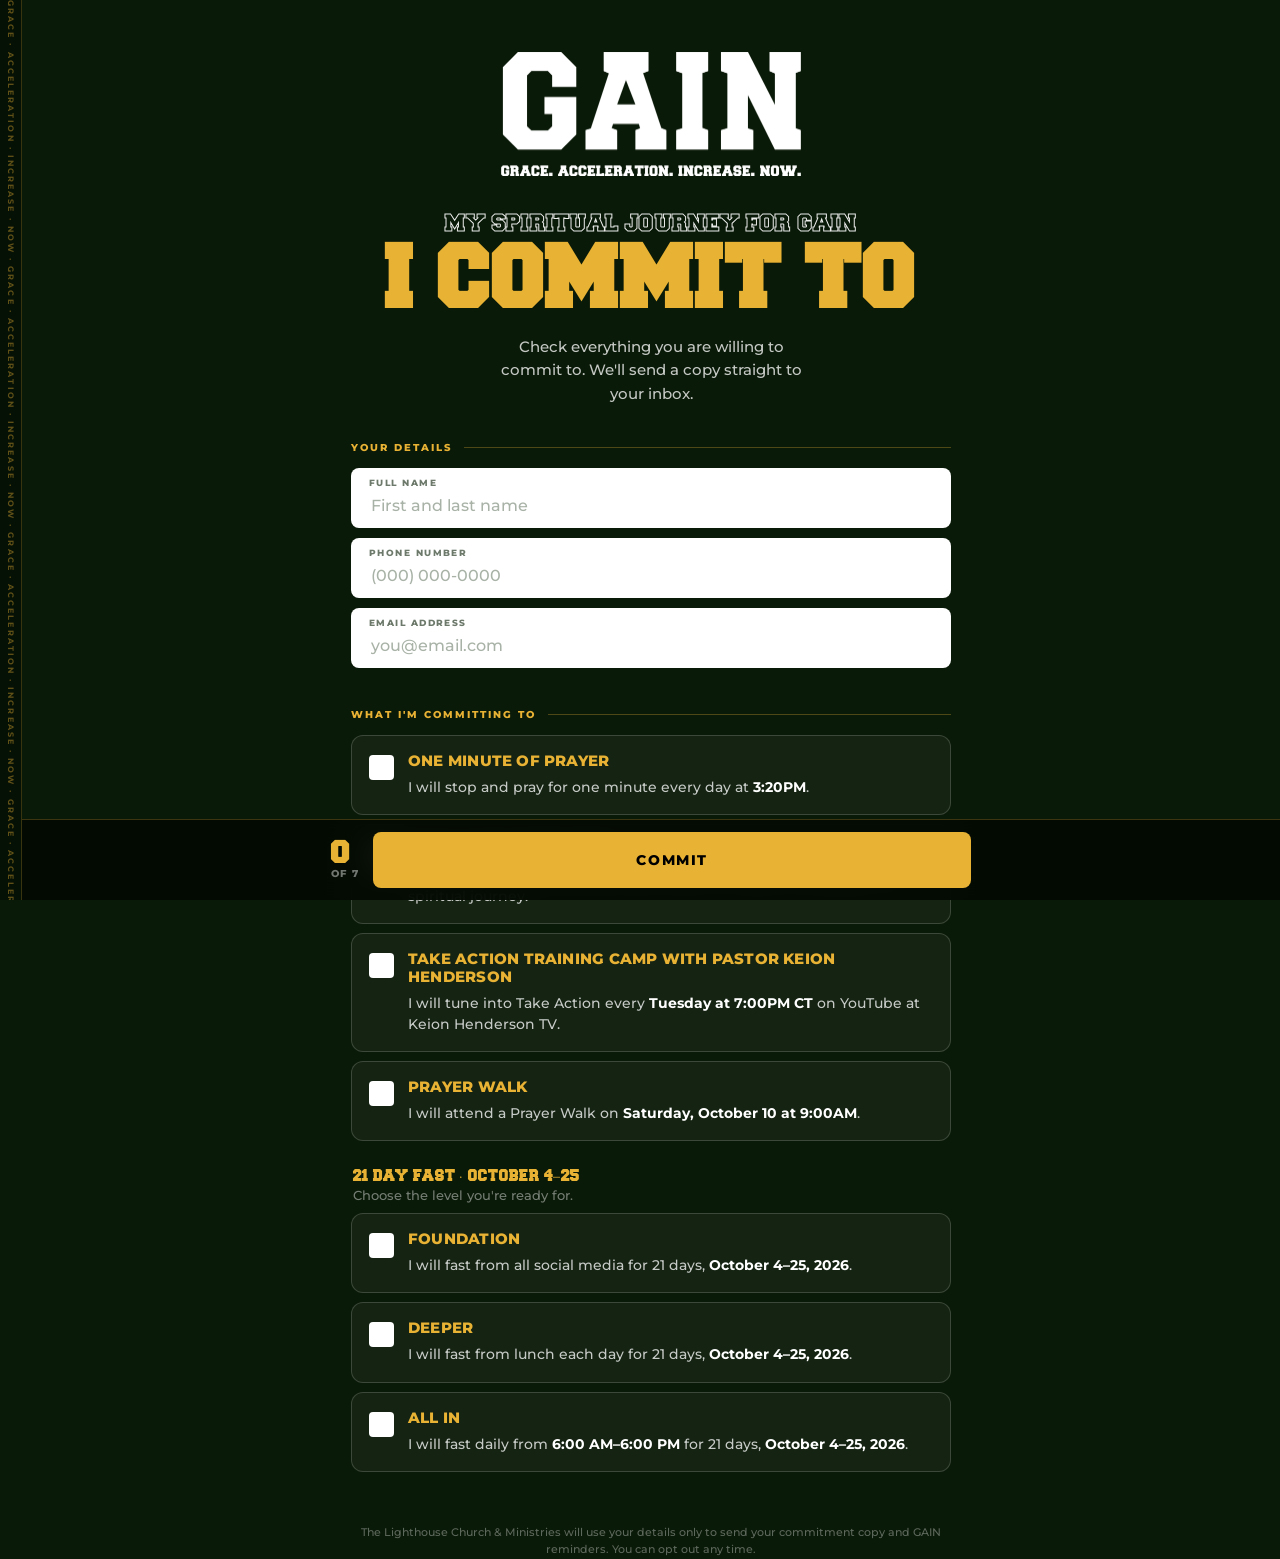
<file: forms/spiritual-commitment/index.html>
<!DOCTYPE html>
<html lang="en">
<head>
<meta charset="utf-8">
<meta name="viewport" content="width=device-width, initial-scale=1, viewport-fit=cover">
<title>My Spiritual Journey for GAIN — The Lighthouse Church</title>
<meta name="description" content="Grace. Acceleration. Increase. Now. Check what you are willing to commit to.">
<meta property="og:title" content="My Spiritual Journey for GAIN">
<meta property="og:description" content="Grace. Acceleration. Increase. Now. Check what you are willing to commit to.">
<meta name="theme-color" content="#2e5b2c">
<link rel="preconnect" href="https://fonts.googleapis.com">
<link rel="preconnect" href="https://fonts.gstatic.com" crossorigin>
<link href="https://fonts.googleapis.com/css2?family=Montserrat:wght@400..900&display=swap" rel="stylesheet">
<style>
/* ============================================================
   GAIN — MY SPIRITUAL JOURNEY / I COMMIT TO
   The Lighthouse Church & Ministries
   Built to GAIN Brand Guidelines V2 (9.26.26)

   GAIN Green  #2e5b2c    Grace Gold  #e8b234
   Black       #000000    White       #ffffff

   Type — Primary: FRESHMAN, embedded below as WOFF2 so this
   file has no font dependency. Secondary: Montserrat.

   Freshman has no accented glyphs (no É, Ñ, Ü), so the
   thank-you headline — which carries a visitor's own name —
   is set in Montserrat instead. Everything else is Freshman.

   ⚙️  SETUP — paste your Apps Script web app URL in the
       ENDPOINT constant near the bottom of this file.
   ============================================================ */

@font-face{
  font-family:'Freshman';
  src:url([data-uri]) format('woff2');
  font-weight:400;font-style:normal;font-display:swap;
}

:root{
  --green:#2e5b2c;
  --gold:#e8b234;
  --black:#000;
  --white:#fff;

  --display:'Freshman', 'Montserrat', sans-serif;
  --body:'Montserrat', system-ui, -apple-system, 'Segoe UI', sans-serif;

  --dim:rgba(255,255,255,.76);
  --faint:rgba(255,255,255,.44);
  --line:rgba(255,255,255,.17);

  --rail:22px;
  --pad:20px;
  --r:12px;
  color-scheme:dark;
}

*,*::before,*::after{box-sizing:border-box}
html{-webkit-text-size-adjust:100%;background:#0a1a08}
body{
  margin:0;min-height:100dvh;
  font-family:var(--body);color:var(--white);
  background:#0a1a08;-webkit-font-smoothing:antialiased;overflow-x:hidden;
}

/* ---------- The field: green bleeding down to black, jersey weave ---------- */
.bg{position:fixed;inset:0;z-index:-3;
  background:
    radial-gradient(90% 55% at 12% -5%, rgba(74,131,62,.75) 0%, rgba(46,91,44,0) 60%),
    linear-gradient(163deg,#356a32 0%,var(--green) 26%,#14300f 62%,#050d04 88%,#000 100%)}
.weave{position:fixed;inset:0;z-index:-2;pointer-events:none;opacity:.5;mix-blend-mode:overlay;
  background-image:url("data:image/svg+xml,%3Csvg xmlns='http://www.w3.org/2000/svg' width='200' height='200'%3E%3Cfilter id='n'%3E%3CfeTurbulence type='fractalNoise' baseFrequency='.9' numOctaves='4' stitchTiles='stitch'/%3E%3CfeColorMatrix type='saturate' values='0'/%3E%3C/filter%3E%3Crect width='200' height='200' filter='url(%23n)'/%3E%3C/svg%3E");
  background-size:200px 200px}
/* Ghosted accent G, the way it sits behind the printed card */
.ghost{position:fixed;z-index:-1;pointer-events:none;color:var(--gold);opacity:.085;
  width:min(74vw,440px);top:46%;left:50%;transform:translate(-45%,-42%)}
.ghost svg{width:100%;height:auto;display:block}

/* ---------- Gold tagline rail down the left edge ---------- */
.railbar{position:fixed;left:0;top:0;bottom:0;width:var(--rail);z-index:5;pointer-events:none;
  background:rgba(0,0,0,.34);border-right:1px solid rgba(232,178,52,.22);overflow:hidden}
.railbar span{position:absolute;top:0;left:50%;transform:translateX(-50%);
  writing-mode:vertical-rl;white-space:nowrap;
  font-family:var(--body);font-size:8px;font-weight:700;letter-spacing:.26em;
  text-transform:uppercase;color:var(--gold);opacity:.4;
  animation:rail 70s linear infinite}
@keyframes rail{from{transform:translateX(-50%) translateY(0)}to{transform:translateX(-50%) translateY(-50%)}}

.shell{padding-left:var(--rail)}
.wrap{max-width:640px;margin:0 auto;padding:0 var(--pad)}

/* ---------- Hero ---------- */
.hero{text-align:center;padding:clamp(30px,7vw,52px) var(--pad) clamp(24px,6vw,36px)}
.lockup{width:clamp(190px,56vw,300px);height:auto;display:block;margin:0 auto}

.kicker{margin:clamp(26px,6vw,36px) 0 0;font-family:var(--display);
  font-size:clamp(14px,4.1vw,21px);line-height:1.18;letter-spacing:.005em;text-transform:uppercase;
  color:transparent;-webkit-text-stroke:1px rgba(255,255,255,.92)}
h1{margin:6px 0 0;font-family:var(--display);color:var(--gold);
  line-height:1;letter-spacing:.01em;text-transform:uppercase}
#heroForm h1{font-size:clamp(34px,11.5vw,76px);white-space:nowrap}
#heroDone h1{font-family:var(--body);font-weight:900;letter-spacing:-.02em;
  font-size:clamp(26px,8vw,52px);line-height:1.05;overflow-wrap:break-word}
.lede{margin:16px auto 0;max-width:32ch;font-size:clamp(13.5px,3.5vw,15px);line-height:1.55;
  font-weight:500;color:var(--dim)}

/* ---------- Section labels ---------- */
.section-label{display:flex;align-items:center;gap:12px;width:100%;margin:0 0 14px;
  font-size:10px;letter-spacing:.2em;text-transform:uppercase;font-weight:800;color:var(--gold)}
.section-label::after{content:"";flex:1;height:1px;background:rgba(232,178,52,.3)}

fieldset{border:0;margin:0 0 30px;padding:0}
legend{display:block;width:100%;padding:0}

/* ---------- Inputs: white blocks, as printed ---------- */
.field{position:relative;margin-bottom:10px}
.field label{position:absolute;left:18px;top:9px;font-size:9px;letter-spacing:.16em;
  text-transform:uppercase;font-weight:800;color:#6D7A6B;pointer-events:none}
.field input{width:100%;height:60px;padding:23px 18px 8px;border:2px solid transparent;border-radius:8px;
  background:var(--white);color:#101B0F;font:inherit;font-size:16px;font-weight:600;
  transition:border-color .16s,box-shadow .16s;appearance:none}
.field input::placeholder{color:#A8B2A6;font-weight:500}
.field input:focus{outline:none;border-color:var(--gold);box-shadow:0 0 0 4px rgba(232,178,52,.3)}
.field.err input{border-color:#D9534F;box-shadow:0 0 0 4px rgba(217,83,79,.25)}
.field .msg{display:none;margin:6px 0 0 4px;font-size:12px;color:#FFA79F;font-weight:600}
.field.err .msg{display:block}
.hp{position:absolute;left:-9999px;width:1px;height:1px;opacity:0}

/* ---------- Prefilled identity ---------- */
.known{display:none;align-items:center;gap:13px;padding:15px 18px;border-radius:var(--r);
  border:1px solid rgba(232,178,52,.5);background:rgba(232,178,52,.1)}
.known.show{display:flex}
.known .who{flex:1;min-width:0}
.known .who .n{font-size:15.5px;font-weight:800;line-height:1.2}
.known .who .e{font-size:12.5px;color:var(--dim);margin-top:2px;overflow:hidden;
  text-overflow:ellipsis;white-space:nowrap}
.known .edit{flex:0 0 auto;background:none;border:0;padding:6px 2px;cursor:pointer;font:inherit;
  font-size:10px;font-weight:800;letter-spacing:.11em;text-transform:uppercase;color:var(--gold);
  text-decoration:underline;text-underline-offset:3px}
.fields.hide{display:none}

/* ---------- Commitments ---------- */
.group{margin-bottom:22px}
.group-head{margin:26px 0 10px;padding:0 2px}
.group-head .t{font-family:var(--display);font-size:14px;letter-spacing:.02em;
  text-transform:uppercase;color:var(--gold)}
.group-head .d{font-size:12.5px;color:var(--faint);margin-top:3px;font-weight:500}

.opt{display:flex;gap:14px;align-items:flex-start;padding:17px;margin-bottom:9px;cursor:pointer;
  border:1px solid var(--line);border-radius:var(--r);background:rgba(255,255,255,.045);
  transition:background .16s,border-color .16s,transform .12s;-webkit-tap-highlight-color:transparent}
.opt:active{transform:scale(.993)}
@media (hover:hover){.opt:hover{background:rgba(255,255,255,.08);border-color:rgba(255,255,255,.3)}}
.opt.on{background:rgba(232,178,52,.13);border-color:var(--gold)}
.opt input{position:absolute;opacity:0;width:0;height:0}
.opt:focus-within{outline:2px solid var(--gold);outline-offset:3px}

.box{flex:0 0 25px;width:25px;height:25px;margin-top:2px;border-radius:4px;
  background:var(--white);display:grid;place-items:center;transition:background .16s}
.box svg{width:15px;height:15px;stroke:var(--black);stroke-width:3.6;fill:none;
  stroke-linecap:round;stroke-linejoin:round;stroke-dasharray:24;stroke-dashoffset:24;
  transition:stroke-dashoffset .22s ease .04s}
.opt.on .box{background:var(--gold)}
.opt.on .box svg{stroke-dashoffset:0}

.opt .body{flex:1;min-width:0}
.opt .title{display:block;font-size:14.5px;font-weight:800;line-height:1.24;letter-spacing:.015em;
  text-transform:uppercase;color:var(--gold)}
.opt .desc{display:block;margin-top:6px;font-size:13.5px;line-height:1.5;font-weight:500;color:var(--dim)}
.opt .desc strong{font-weight:700;color:var(--white)}

/* ---------- Dock ---------- */
.dock{position:fixed;left:var(--rail);right:0;bottom:0;z-index:20;border-top:1px solid rgba(232,178,52,.25);
  padding:12px var(--pad) calc(12px + env(safe-area-inset-bottom));
  background:rgba(4,10,3,.93);backdrop-filter:blur(14px);-webkit-backdrop-filter:blur(14px)}
.dock-in{max-width:640px;margin:0 auto;display:flex;align-items:center;gap:14px}
.count{flex:0 0 auto;font-size:9.5px;letter-spacing:.14em;text-transform:uppercase;font-weight:800;
  color:var(--faint);line-height:1.25}
.count b{display:block;font-family:var(--display);font-size:27px;line-height:1.05;letter-spacing:.02em;color:var(--gold)}
.btn{flex:1;height:56px;border:0;border-radius:8px;cursor:pointer;font-family:var(--body);
  font-size:13.5px;font-weight:800;letter-spacing:.12em;text-transform:uppercase;
  color:var(--black);background:var(--gold);
  transition:background .16s,transform .12s,opacity .18s;-webkit-tap-highlight-color:transparent}
.btn:hover{background:#f0bf4b}
.btn:active{transform:translateY(1px)}
.btn[disabled]{opacity:.45;cursor:not-allowed}
.btn .spin{display:none;width:16px;height:16px;border:2.5px solid rgba(0,0,0,.28);
  border-top-color:var(--black);border-radius:50%;animation:sp .7s linear infinite;
  vertical-align:-3px;margin-right:9px}
@keyframes sp{to{transform:rotate(360deg)}}
.btn.busy .spin{display:inline-block}

.formerr{margin:0 0 15px;padding:13px 16px;border-radius:var(--r);background:rgba(217,83,79,.16);
  border:1px solid rgba(255,140,130,.45);color:#FFC2BB;font-size:13.5px;font-weight:600;
  line-height:1.45;display:none}
.formerr.show{display:block}
.fineprint{margin:24px 0 0;font-size:11px;line-height:1.6;color:rgba(255,255,255,.34);
  text-align:center;font-weight:500}

/* ---------- Success ---------- */
.done{display:none;padding-bottom:20px;animation:rise .5s cubic-bezier(.16,1,.3,1)}
.done.show{display:block}
@keyframes rise{from{opacity:0;transform:translateY(16px)}to{opacity:1;transform:none}}
.recap{margin:0 auto;max-width:440px;border:1px solid rgba(232,178,52,.45);
  border-radius:var(--r);padding:20px;background:rgba(0,0,0,.28)}
.recap h3{margin:0 0 13px;font-size:10px;letter-spacing:.2em;text-transform:uppercase;
  color:var(--gold);font-weight:800}
.recap ul{margin:0;padding:0;list-style:none}
.recap li{display:flex;gap:11px;padding:9px 0;font-size:13.5px;line-height:1.35;font-weight:700;
  text-transform:uppercase;letter-spacing:.015em;border-top:1px solid rgba(255,255,255,.12)}
.recap li:first-child{border-top:0}
.recap li::before{content:"";flex:0 0 7px;width:7px;height:7px;margin-top:6px;background:var(--gold)}
.share{margin-top:26px;display:flex;gap:10px;justify-content:center;flex-wrap:wrap}
.share button{height:48px;padding:0 24px;border-radius:8px;border:1px solid rgba(255,255,255,.35);
  background:transparent;color:var(--white);font-family:var(--body);font-size:11.5px;font-weight:800;
  letter-spacing:.12em;text-transform:uppercase;cursor:pointer;
  transition:background .16s,border-color .16s,color .16s}
.share button:hover{background:var(--gold);border-color:var(--gold);color:var(--black)}

@media (prefers-reduced-motion:reduce){*{animation:none!important;transition-duration:.01ms!important}}
</style>
</head>
<body>
<div class="bg"></div><div class="weave"></div>
<div class="ghost" aria-hidden="true"><svg xmlns="http://www.w3.org/2000/svg" viewBox="0 0 1782.000000 2355.000000"><g transform="translate(0,2355) scale(0.1,-0.1)" fill="currentColor"><path d="M3690 23542 c0 -4 -331 -338 -735 -742 -404 -404 -735 -742 -735
-750 0 -8 -500 -515 -1110 -1125 l-1110 -1110 2 -8060 1 -8060 1842 -1835
c1013 -1009 1842 -1841 1843 -1847 3 -19 10441 -19 10444 0 1 6 830 838 1843
1847 l1842 1835 1 4588 2 4587 -3987 -2 -3988 -3 -3 -2209 -2 -2210 22 -23 21
-23 891 -2 891 -3 3 -1280 2 -1280 -442 -442 -443 -443 -1860 0 -1860 0 -120
120 c-66 66 -127 120 -135 120 -8 0 -160 145 -338 323 l-322 322 0 5925 0
5925 458 458 457 457 1860 0 1860 0 338 -338 c185 -185 337 -344 337 -352 0
-9 47 -62 105 -120 l105 -105 2 -1430 3 -1430 3048 -3 c2891 -2 3049 -1 3072
15 l24 18 1 2480 0 2481 -450 449 c-247 247 -450 457 -450 465 0 8 -628 643
-1395 1410 -767 767 -1395 1398 -1395 1402 0 5 -2349 8 -5220 8 -2871 0 -5220
-3 -5220 -8z m12128 -1965 l1792 -1792 -2 -2375 -3 -2375 -2860 0 -2860 0 -3
1355 -2 1355 -195 195 c-107 107 -195 202 -195 210 0 8 -145 160 -322 337
l-323 323 -1920 0 -1920 0 -517 -517 -518 -518 0 -6015 0 -6015 292 -292 c161
-161 300 -293 308 -293 8 0 110 -94 225 -210 l210 -210 1920 0 1920 0 517 517
518 518 0 1396 0 1396 -23 21 -23 22 -890 2 -889 3 0 2035 0 2035 3775 0 3775
0 3 -4460 2 -4460 -1792 -1792 -1793 -1793 -5115 0 -5115 0 -1792 1792 -1793
1793 0 7995 0 7995 735 735 c404 404 735 742 735 750 0 8 476 491 1057 1072
l1058 1058 5115 0 5115 0 1793 -1793z"/></g></svg></div>
<div class="railbar" aria-hidden="true"><span>GRACE &middot; ACCELERATION &middot; INCREASE &middot; NOW &middot; GRACE &middot; ACCELERATION &middot; INCREASE &middot; NOW &middot; GRACE &middot; ACCELERATION &middot; INCREASE &middot; NOW &middot; GRACE &middot; ACCELERATION &middot; INCREASE &middot; NOW &middot; GRACE &middot; ACCELERATION &middot; INCREASE &middot; NOW &middot; GRACE &middot; ACCELERATION &middot; INCREASE &middot; NOW &middot; GRACE &middot; ACCELERATION &middot; INCREASE &middot; NOW &middot; GRACE &middot; ACCELERATION &middot; INCREASE &middot; NOW &middot; GRACE &middot; ACCELERATION &middot; INCREASE &middot; NOW &middot; GRACE &middot; ACCELERATION &middot; INCREASE &middot; NOW &middot; GRACE &middot; ACCELERATION &middot; INCREASE &middot; NOW &middot; GRACE &middot; ACCELERATION &middot; INCREASE &middot; NOW &middot; </span></div>

<div class="shell">
  <header class="hero">
    <img class="lockup" src="[data-uri]" alt="GAIN — Grace. Acceleration. Increase. Now." width="1200" height="497">
    <div id="heroForm">
      <p class="kicker">My Spiritual Journey for GAIN</p>
      <h1>I Commit To</h1>
      <p class="lede">Check everything you are willing to commit to. We'll send a copy straight to your inbox.</p>
    </div>
    <div id="heroDone" style="display:none">
      <p class="kicker">My Spiritual Journey for GAIN</p>
      <h1 id="doneTitle">It's Official</h1>
      <p class="lede" id="doneMsg">A copy of your commitment is on its way to your inbox.</p>
    </div>
  </header>

  <div id="formView">
    <div class="wrap">
      <form id="form" novalidate>
        <div class="formerr" id="formerr" role="alert"></div>

        <fieldset>
          <legend class="section-label">Your details</legend>
          <div class="known" id="known">
            <div class="who"><div class="n" id="knownName"></div><div class="e" id="knownEmail"></div></div>
            <button type="button" class="edit" id="notMe">Not you?</button>
          </div>
          <div class="fields" id="fields">
          <div class="field" id="f-name">
            <label for="name">Full name</label>
            <input id="name" name="name" type="text" autocomplete="name" placeholder="First and last name" required>
            <span class="msg">Please enter your name.</span>
          </div>
          <div class="field" id="f-phone">
            <label for="phone">Phone number</label>
            <input id="phone" name="phone" type="tel" autocomplete="tel" inputmode="tel" placeholder="(000) 000-0000" required>
            <span class="msg">Please enter a valid phone number.</span>
          </div>
          <div class="field" id="f-email">
            <label for="email">Email address</label>
            <input id="email" name="email" type="email" autocomplete="email" inputmode="email" placeholder="you@email.com" required>
            <span class="msg">Please enter a valid email so we can send your copy.</span>
          </div>
          </div>
          <input class="hp" type="text" name="company" id="company" tabindex="-1" autocomplete="off" aria-hidden="true">
        </fieldset>

        <fieldset>
          <legend class="section-label">What I'm committing to</legend>
          <div class="group" id="options"></div>
        </fieldset>

        <p class="fineprint">
          The Lighthouse Church &amp; Ministries will use your details only to send your commitment copy
          and GAIN reminders. You can opt out any time.
        </p>
      </form>
    </div>
  </div>

  <div class="wrap">
    <div class="done" id="done">
      <div class="recap" id="recap"><h3>Your commitments</h3><ul id="recapList"></ul></div>
      <div class="share">
        <button type="button" id="shareBtn">Share GAIN</button>
        <button type="button" id="againBtn">Add someone else</button>
      </div>
    </div>
  </div>
</div>

<div class="dock" id="dock">
  <div class="dock-in">
    <div class="count"><b id="cnum">0</b> of 7</div>
    <button class="btn" id="submit" type="button"><span class="spin"></span><span id="btxt">Commit</span></button>
  </div>
</div>

<iframe name="gainsink" id="gainsink" style="display:none" title="submission target"></iframe>

<script>
/* ==========================================================
   ⚙️ SETUP — paste the Apps Script web app URL here.
   It ends in /exec and looks like:
   https://script.google.com/macros/s/AKfycb..../exec
   ========================================================== */
var ENDPOINT = "https://script.google.com/macros/s/AKfycbwK1PTyUod1nAq4b6RlS9pAK7vm9QJUbu4u3mgNNWMVK4D4sideaqmAYEy8t3ErVSeB1A/exec";

/* Commitments per the GAIN card V2 (9.26.26).
   `key` must stay identical to the COMMITMENTS array in the
   Apps Script backend — that's how the two sides agree. */
var COMMITMENTS = [
  { g:"one",  key:"prayer",     tag:"One Minute of Prayer",
    title:"One Minute of Prayer",
    desc:"I will stop and pray for one minute every day at <strong>3:20PM</strong>." },
  { g:"one",  key:"devotional", tag:"Daily 21 Day Devotional",
    title:"Daily 21 Day Devotional",
    desc:"I will read the daily devotional each day for 21 days to strengthen my spiritual journey." },
  { g:"one",  key:"takeaction", tag:"Take Action Training Camp",
    title:"Take Action Training Camp with Pastor Keion Henderson",
    desc:"I will tune into Take Action every <strong>Tuesday at 7:00PM CT</strong> on YouTube at Keion Henderson TV." },
  { g:"one",  key:"prayerwalk", tag:"Prayer Walk",
    title:"Prayer Walk",
    desc:"I will attend a Prayer Walk on <strong>Saturday, October 10 at 9:00AM</strong>." },
  { g:"fast", key:"foundation", tag:"21 Day Fast — Foundation",
    title:"Foundation",
    desc:"I will fast from all social media for 21 days, <strong>October 4–25, 2026</strong>." },
  { g:"fast", key:"deeper",     tag:"21 Day Fast — Deeper",
    title:"Deeper",
    desc:"I will fast from lunch each day for 21 days, <strong>October 4–25, 2026</strong>." },
  { g:"fast", key:"allin",      tag:"21 Day Fast — All In",
    title:"All In",
    desc:"I will fast daily from <strong>6:00 AM–6:00 PM</strong> for 21 days, <strong>October 4–25, 2026</strong>." }
];

var TOTAL = COMMITMENTS.length;
var CHECK = '<svg viewBox="0 0 24 24" aria-hidden="true"><path d="M4.5 12.5l5 5 10-11"/></svg>';

/* ---------- Render options ---------- */
(function render(){
  var host = document.getElementById('options');
  var html = '', lastG = null;
  COMMITMENTS.forEach(function(c,i){
    if(c.g !== lastG){
      if(lastG !== null) html += '</div>';
      html += '<div class="group">';
      if(c.g === 'fast'){
        html += '<div class="group-head"><div class="t">21 Day Fast · October 4–25</div>'
             +  '<div class="d">Choose the level you\'re ready for.</div></div>';
      }
      lastG = c.g;
    }
    html += '<label class="opt" data-i="'+i+'">'
         +    '<input type="checkbox" value="'+c.key+'">'
         +    '<span class="box">'+CHECK+'</span>'
         +    '<span class="body"><span class="title">'+c.title+'</span>'
         +      '<span class="desc">'+c.desc+'</span></span>'
         +  '</label>';
  });
  html += '</div>';
  host.innerHTML = html;

  host.addEventListener('change', function(e){
    if(e.target.type !== 'checkbox') return;
    e.target.closest('.opt').classList.toggle('on', e.target.checked);
    tally();
  });
})();

function picked(){
  return [].slice.call(document.querySelectorAll('#options input:checked'))
    .map(function(el){ return COMMITMENTS.find(function(c){ return c.key === el.value; }); });
}
function tally(){
  var n = picked().length;
  document.getElementById('cnum').textContent = n;
  document.getElementById('btxt').textContent =
    n === 0 ? 'Commit' : (n === TOTAL ? 'I’m all in' : 'Commit to ' + n);
}

/* ---------- Validation ---------- */
function bad(id, on){ document.getElementById(id).classList.toggle('err', on); return !on; }
function digits(s){ return (s.match(/\d/g) || []).length; }

function validate(){
  var name  = document.getElementById('name').value.trim();
  var phone = document.getElementById('phone').value.trim();
  var email = document.getElementById('email').value.trim();
  var ok = true;
  ok = bad('f-name',  name.length < 2) && ok;
  ok = bad('f-phone', digits(phone) < 10) && ok;
  ok = bad('f-email', !/^[^\s@]+@[^\s@]+\.[a-z]{2,}$/i.test(email)) && ok;

  var err = document.getElementById('formerr');
  if(!ok){
    err.textContent = 'Please fill in your name, phone and email so we can send your copy.';
    err.classList.add('show');
    var first = document.querySelector('.field.err');
    if(first) first.scrollIntoView({behavior:'smooth', block:'center'});
    return false;
  }
  if(picked().length === 0){
    err.textContent = 'Pick at least one commitment before you submit.';
    err.classList.add('show');
    document.getElementById('options').scrollIntoView({behavior:'smooth', block:'start'});
    return false;
  }
  err.classList.remove('show');
  return true;
}
['name','phone','email'].forEach(function(id){
  document.getElementById(id).addEventListener('input', function(){
    document.getElementById('f-'+id).classList.remove('err');
  });
});

/* ---------- Submit ---------- */
function payload(){
  var sel = picked();
  var p = new URLSearchParams(location.search);
  return {
    name:    document.getElementById('name').value.trim(),
    phone:   document.getElementById('phone').value.trim(),
    email:   document.getElementById('email').value.trim(),
    company: document.getElementById('company').value,           // honeypot
    keys:    sel.map(function(c){ return c.key; }).join(','),
    labels:  sel.map(function(c){ return c.tag; }).join(' | '),
    lines:   sel.map(function(c){
               return c.title + ' — ' + c.desc.replace(/<[^>]+>/g,'');
             }).join('\n'),
    count:   sel.length,
    source:  p.get('src') || p.get('utm_source') || 'web',
    page:    location.href,
    tz:      (Intl.DateTimeFormat().resolvedOptions().timeZone || ''),
    ua:      navigator.userAgent
  };
}

function iframeFallback(data){
  var f = document.createElement('form');
  f.method = 'POST'; f.action = ENDPOINT; f.target = 'gainsink'; f.style.display = 'none';
  Object.keys(data).forEach(function(k){
    var i = document.createElement('input');
    i.type = 'hidden'; i.name = k; i.value = data[k];
    f.appendChild(i);
  });
  document.body.appendChild(f);
  f.submit();
  setTimeout(function(){ f.remove(); }, 4000);
}

document.getElementById('submit').addEventListener('click', function(){
  if(!validate()) return;

  var btn  = this;
  var data = payload();
  btn.classList.add('busy');
  btn.disabled = true;
  document.getElementById('btxt').textContent = 'Sending…';

  if(!ENDPOINT || ENDPOINT.indexOf('PASTE_') === 0){
    console.warn('GAIN: ENDPOINT is not configured — showing the success state without saving.');
    return setTimeout(function(){ succeed(data); }, 600);
  }

  var settled = false;
  var give = setTimeout(function(){
    if(settled) return;
    settled = true;
    iframeFallback(data);
    succeed(data);
  }, 8000);

  fetch(ENDPOINT, {
    method: 'POST',
    headers: { 'Content-Type': 'text/plain;charset=utf-8' },   // simple request → no CORS preflight
    body: JSON.stringify(data)
  }).then(function(){
    if(settled) return; settled = true; clearTimeout(give); succeed(data);
  }).catch(function(){
    if(settled) return; settled = true; clearTimeout(give);
    iframeFallback(data);
    succeed(data);
  });
});

function succeed(data){
  var first = data.name.split(/\s+/)[0];
  document.getElementById('doneTitle').textContent =
    data.count === TOTAL ? first + ', you’re all in' : 'Thank you, ' + first;
  document.getElementById('doneMsg').textContent =
    'A copy of your commitment is on its way to ' + data.email + '.';

  var ul = document.getElementById('recapList');
  ul.innerHTML = '';
  picked().forEach(function(c){
    var li = document.createElement('li');
    li.textContent = c.title;
    ul.appendChild(li);
  });

  document.getElementById('formView').style.display = 'none';
  document.getElementById('heroForm').style.display = 'none';
  document.getElementById('heroDone').style.display = 'block';
  document.getElementById('dock').style.display = 'none';
  document.getElementById('done').classList.add('show');
  window.scrollTo({ top:0, behavior:'smooth' });
}

document.getElementById('againBtn').addEventListener('click', function(){
  location.href = location.pathname + location.search;
});
document.getElementById('shareBtn').addEventListener('click', function(){
  var url = location.origin + location.pathname;
  var txt = 'Grace. Acceleration. Increase. Now. Make your GAIN commitment:';
  if(navigator.share){
    navigator.share({ title:'GAIN Commitment', text:txt, url:url }).catch(function(){});
  } else if(navigator.clipboard){
    navigator.clipboard.writeText(txt + ' ' + url).then(function(){
      var b = document.getElementById('shareBtn');
      b.textContent = 'Link copied';
      setTimeout(function(){ b.textContent = 'Share GAIN'; }, 2200);
    });
  }
});

/* ----------------------------------------------------------
   One-tap prefill.
   A personalized link carries who they are, so the only thing
   left to do is tick boxes and submit:
     ...?n=Marcus%20Webb&e=marcus@example.com&p=7135550142&src=sms
   Accepts n|name, e|email, p|phone.
   ---------------------------------------------------------- */
(function prefill(){
  var q = new URLSearchParams(location.search);
  var v = function(a,b){ return (q.get(a) || q.get(b) || '').trim(); };
  var name = v('n','name'), email = v('e','email'), phone = v('p','phone');
  if(!name && !email && !phone) return;

  if(name)  document.getElementById('name').value  = name;
  if(email) document.getElementById('email').value = email;
  if(phone) document.getElementById('phone').value = phone;

  var complete = name.length > 1 &&
    /^[^\s@]+@[^\s@]+\.[a-z]{2,}$/i.test(email) &&
    (phone.match(/\d/g) || []).length >= 10;
  if(!complete) return;                       // partial prefill: leave the fields open

  document.getElementById('knownName').textContent  = name;
  document.getElementById('knownEmail').textContent = email;
  document.getElementById('known').classList.add('show');
  document.getElementById('fields').classList.add('hide');
  document.getElementById('notMe').addEventListener('click', function(){
    document.getElementById('known').classList.remove('show');
    document.getElementById('fields').classList.remove('hide');
    document.getElementById('name').focus();
  });
})();

tally();
</script>

</body>
</html>
</file>
<file: styles.css>
/* ═══════════════════════════════════════════════════════════════════
   GAIN DAY · The Lighthouse Church
   Lane: championship game program × broadcast graphics package.
   Color strategy: drenched field green, gold load-bearing, deep ink second
   world (no blue: campaign manager wants this site distinct from TLHC's own
   blue brand, green / white / black only).
   ═══════════════════════════════════════════════════════════════════ */

/* Self-hosted: same origin, no third-party round trip, no Google Fonts
   data leaving the visitor's browser. Latin subset only. */
@font-face {
  font-family: 'Archivo';
  font-style: normal;
  font-weight: 400 700;
  font-display: swap;
  src: url('assets/fonts/archivo-var.woff2') format('woff2');
  unicode-range: U+0000-00FF, U+0131, U+0152-0153, U+02BB-02BC, U+02C6, U+02DA, U+02DC, U+0304, U+0308, U+0329, U+2000-206F, U+20AC, U+2122, U+2191, U+2193, U+2212, U+2215, U+FEFF, U+FFFD;
}
@font-face {
  font-family: 'Archivo Narrow';
  font-style: normal;
  font-weight: 400 700;
  font-display: swap;
  src: url('assets/fonts/archivo-narrow-var.woff2') format('woff2');
  unicode-range: U+0000-00FF, U+0131, U+0152-0153, U+02BB-02BC, U+02C6, U+02DA, U+02DC, U+0304, U+0308, U+0329, U+2000-206F, U+20AC, U+2122, U+2191, U+2193, U+2212, U+2215, U+FEFF, U+FFFD;
}
@font-face {
  font-family: 'Graduate';
  font-style: normal;
  font-weight: 400;
  font-display: swap;
  src: url('assets/fonts/graduate-400.woff2') format('woff2');
  unicode-range: U+0000-00FF, U+0131, U+0152-0153, U+02BB-02BC, U+02C6, U+02DA, U+02DC, U+0304, U+0308, U+0329, U+2000-206F, U+20AC, U+2122, U+2191, U+2193, U+2212, U+2215, U+FEFF, U+FFFD;
}

/* ── tokens ──────────────────────────────────────────────────────── */
/* Channel tokens carry L C H so every alpha variant stays on-system.
   Never author a raw oklch() below this block. */
:root {
  --ink-ch:    0.155 0.024 152;
  --field9-ch: 0.225 0.042 150;
  --field-ch:  0.450 0.098 143;
  --glow-ch:   0.620 0.105 145;
  --navy9-ch:  0.205 0.072 152;
  --navy-ch:   0.262 0.090 152;
  --gold-ch:   0.795 0.145 82;
  --chalk-ch:  0.965 0.005 106;

  /* green ramp */
  --ink:        oklch(var(--ink-ch));
  --field-900:  oklch(var(--field9-ch));
  --field:      oklch(var(--field-ch));

  /* "navy" ramp: names kept for a minimal diff, but recolored to green-black
     hue (was blue 264, now 152) so nothing on the page reads as blue */
  --navy-900:   oklch(var(--navy9-ch));
  --navy:       oklch(var(--navy-ch));
  --navy-700:   oklch(0.340 0.098 152);

  /* gold + chalk */
  --gold:       oklch(var(--gold-ch));
  --gold-deep:  oklch(0.680 0.140 76);
  --chalk:      oklch(var(--chalk-ch));
  --chalk-dim:  oklch(0.800 0.008 120);
  --slate-dark: oklch(0.255 0.022 152);

  /* semantic, reassigned per band */
  --bg:      var(--field-900);
  --fg:      var(--chalk);
  --fg-soft: oklch(0.800 0.020 148);
  --rule:    oklch(var(--chalk-ch) / 0.20);
  --rule-hi: oklch(var(--chalk-ch) / 0.42);
  --wash:    oklch(var(--chalk-ch) / 0.06);
  --focus:   var(--gold);
  --danger:  oklch(0.640 0.190 27);

  /* per-band text ramps */
  --on-chalk:     oklch(0.420 0.018 150);
  --on-chalk-dim: oklch(0.480 0.018 150);
  --on-navy:      oklch(0.790 0.030 152);
  --on-navy-2:    oklch(0.700 0.030 152);
  --on-navy-3:    oklch(0.655 0.028 152);
  --ok:      oklch(0.480 0.110 150);

  /* masks only ever read the alpha channel; the color never paints */
  --mask-solid: oklch(0 0 0);

  /* type scale, ratio ~1.33 */
  --t-xs:  0.8125rem;
  --t-sm:  0.9375rem;
  --t-b:   1.0625rem;
  --t-lg:  clamp(1.15rem, 0.95rem + 0.8vw, 1.5rem);
  --t-h3:  clamp(1.25rem, 1.05rem + 0.9vw, 1.75rem);
  --t-h2:  clamp(2.25rem, 1.4rem + 3.6vw, 4.75rem);
  --t-h1:  clamp(3.5rem, 1rem + 14.5vw, 12rem);

  /* rhythm */
  --gut:   clamp(1.25rem, 4vw, 3rem);
  --band:  clamp(4.5rem, 9vw, 9.5rem);
  --band-tight: clamp(3rem, 6vw, 6rem);
  --max:   76rem;

  --ease: cubic-bezier(0.16, 1, 0.3, 1);
}

/* ── reset ───────────────────────────────────────────────────────── */
*, *::before, *::after { box-sizing: border-box; }
* { margin: 0; }

html { -webkit-text-size-adjust: 100%; scroll-behavior: smooth; }
@media (prefers-reduced-motion: reduce) { html { scroll-behavior: auto; } }

body {
  background: var(--ink);
  color: var(--fg);
  font-family: Archivo, "Helvetica Neue", Arial, sans-serif;
  font-size: var(--t-b);
  line-height: 1.62;
  font-synthesis-weight: none;
  -webkit-font-smoothing: antialiased;
  overflow-x: hidden;
}

img { max-width: 100%; display: block; }
[hidden] { display: none !important; }
a { color: inherit; }
button, input, select { font: inherit; color: inherit; }
::selection { background: var(--gold); color: var(--ink); }

:focus-visible {
  outline: 2px solid var(--focus);
  outline-offset: 3px;
  border-radius: 2px;
}

.skip {
  position: absolute; left: 0.5rem; top: -100vh; z-index: 200;
  background: var(--gold); color: var(--ink);
  padding: 0.7rem 1.1rem; font-weight: 700; text-decoration: none;
}
.skip:focus { top: 0.5rem; }

/* visible to assistive tech only */
.sr-only {
  position: absolute; width: 1px; height: 1px;
  padding: 0; margin: -1px; overflow: hidden;
  clip-path: inset(50%); white-space: nowrap; border: 0;
}

/* ── shared type ─────────────────────────────────────────────────── */
h1, h2, h3 { line-height: 1.06; font-weight: 700; letter-spacing: -0.022em; }
/* overflow-wrap is a safety net: text-wrap: balance picks line-break widths
   assuming every word can break at a space, but doesn't re-check that its
   own last line still fits, so a long unbroken word (e.g. "extraordinary.")
   can overflow its own container by several rem after balancing. */
h2 { font-size: var(--t-h2); text-transform: uppercase; letter-spacing: -0.035em; text-wrap: balance; overflow-wrap: break-word; }
h3 { font-size: var(--t-h3); letter-spacing: -0.018em; text-wrap: balance; }
p, li, dd, figcaption { text-wrap: pretty; }

/* authored line breaks are a wide-viewport nicety, never a mobile constraint */
h2 br, .final__h br { display: none; }
@media (min-width: 48rem) { h2 br, .final__h br { display: inline; } }

/* fixed nav clearance for direct hash loads */
section[id] { scroll-margin-top: 5.5rem; }

.kicker {
  font-family: "Archivo Narrow", Archivo, sans-serif;
  font-size: var(--t-xs);
  font-weight: 700;
  text-transform: uppercase;
  letter-spacing: 0.24em;
  color: var(--fg-soft);
  margin-bottom: 1rem;
}
.kicker--gold { color: var(--gold); }

.lede {
  font-size: var(--t-lg);
  line-height: 1.5;
  max-width: 42ch;
  color: var(--fg-soft);
  margin-top: 1.75rem;
}
.lede--wide { max-width: 56ch; }

/* shared measure for narrative paragraphs, reused across several sections */
.prose { max-width: 62ch; margin-top: clamp(1.5rem, 3vw, 2.25rem); }
.prose p { color: var(--fg-soft); font-size: var(--t-b); line-height: 1.65; }
.prose p + p { margin-top: 1.1rem; }
.prose b { color: var(--fg); font-weight: 700; }
/* a kicker introducing a second sub-topic mid-section, and the lede under it */
.prose + .kicker--gold { margin-top: clamp(2.5rem, 5vw, 3.75rem); }
.kicker--gold + .lede { margin-top: 0.5rem; }
/* a CTA directly closing out a paragraph, rather than a whole section */
.prose + .btn { margin-top: clamp(1.5rem, 3vw, 2rem); }

.stamp {
  font-family: "Archivo Narrow", Archivo, sans-serif;
  font-size: var(--t-sm);
  font-weight: 700;
  text-transform: uppercase;
  letter-spacing: 0.2em;
  color: var(--gold);
  text-align: center;
  margin-top: clamp(3rem, 6vw, 5rem);
  padding-top: 1.5rem;
  border-top: 1px solid var(--rule);
}

.note {
  font-family: "Archivo Narrow", Archivo, sans-serif;
  font-size: var(--t-sm);
  color: var(--fg-soft);
  margin-top: 2rem;
}

/* ── layout ──────────────────────────────────────────────────────── */
.wrap { width: min(100% - (var(--gut) * 2), var(--max)); margin-inline: auto; }
.wrap--narrow { --max: 52rem; }

.band {
  position: relative;
  padding-block: var(--band);
  background: var(--bg);
  color: var(--fg);
}
.band--tight { padding-top: var(--band-tight); }

.band--green { --bg: var(--field-900); }
.band--ink   { --bg: var(--ink); }
.band--navy  {
  --bg: var(--navy-900);
  --fg-soft: var(--on-navy);
  --rule: oklch(var(--chalk-ch) / 0.17);
}
.band--chalk {
  --focus: var(--ink);
  --bg: var(--chalk);
  --fg: var(--ink);
  --fg-soft: var(--on-chalk);
  --rule: oklch(var(--ink-ch) / 0.16);
  --rule-hi: oklch(var(--ink-ch) / 0.34);
}

/* chalk hash-mark rule at the top of every band */
.band::before {
  content: "";
  position: absolute; inset-inline: 0; top: 0; height: 7px;
  background:
    linear-gradient(var(--rule-hi), var(--rule-hi)) top left / 100% 1px no-repeat,
    repeating-linear-gradient(90deg,
      var(--rule) 0 1px, transparent 1px 16px) bottom left / 100% 6px no-repeat;
  opacity: 0.85;
}

/* ── section headers ─────────────────────────────────────────────── */
.shead {
  display: grid;
  grid-template-columns: minmax(0, auto) minmax(0, 1fr);
  gap: clamp(1rem, 3vw, 2.5rem);
  align-items: start;
}
.shead__num {
  font-family: Graduate, Georgia, serif;
  font-size: clamp(2.75rem, 7vw, 5.5rem);
  line-height: 0.78;
  color: transparent;
  -webkit-text-stroke: 1.5px var(--rule-hi);
  letter-spacing: 0.02em;
  user-select: none;
}
@supports not (-webkit-text-stroke: 1px currentColor) {
  .shead__num { color: var(--rule); }
}
.shead__txt { min-width: 0; }
.shead .kicker { margin-bottom: 0.85rem; }
/* Utility pages off the numbered section flow (e.g. /resources) skip the
   .shead__num badge - collapse to one column so .shead__txt still gets the
   full width instead of just the "auto" track's content width. */
.shead--plain { grid-template-columns: minmax(0, 1fr); }

/* ── buttons ─────────────────────────────────────────────────────── */
.btn {
  display: inline-flex; align-items: center; justify-content: center;
  appearance: none; -webkit-appearance: none;
  background: none; border-radius: 0;
  font: inherit;
  font-family: "Archivo Narrow", Archivo, sans-serif;
  font-weight: 700;
  font-size: var(--t-sm);
  text-transform: uppercase;
  letter-spacing: 0.14em;
  text-decoration: none;
  padding: 0.85rem 1.6rem;
  border: 2px solid transparent;
  cursor: pointer;
  transition: transform 0.35s var(--ease), background-color 0.35s var(--ease),
              color 0.35s var(--ease), border-color 0.35s var(--ease);
}
.btn--lg { padding: 1.05rem 2.2rem; font-size: var(--t-b); letter-spacing: 0.11em; }
.btn--block { width: 100%; padding-block: 1.05rem; }

.btn--gold { background: var(--gold); color: var(--ink); border-color: var(--gold); }
.btn--gold:hover { background: var(--gold-deep); border-color: var(--gold-deep); transform: translateY(-2px); }

.btn--ghost { border-color: var(--rule-hi); color: var(--fg); }
.btn--ghost:hover { border-color: var(--chalk); background: var(--wash); transform: translateY(-2px); }
.btn:active { transform: translateY(0) scale(0.985); transition-duration: 0.08s; }
.btn[disabled] { opacity: 0.55; pointer-events: none; }

/* ── drive progress ──────────────────────────────────────────────── */
.drive {
  position: fixed; inset-inline: 0; top: 0; height: 3px; z-index: 120;
  background: oklch(var(--ink-ch) / 0.4);
  pointer-events: none;
}
.drive__bar {
  display: block; height: 100%; width: 100%;
  background: var(--gold);
  transform: scaleX(0); transform-origin: left;
}

/* ── nav ─────────────────────────────────────────────────────────── */
.nav {
  position: fixed; inset-inline: 0; top: 0; z-index: 110;
  transition: background-color 0.4s var(--ease), border-color 0.4s var(--ease);
}
.nav.is-stuck,
/* The nav starts transparent everywhere else because the hero underneath
   is always dark, so light nav text stays readable pre-scroll. This page
   has no hero - its first section is the light chalk band - so its nav
   needs the solid, opaque treatment unconditionally, not just once stuck. */
.no-hero .nav {
  /* Fully opaque, deliberately. At 0.94 the fixed nav let scrolling content
     ghost through underneath it: bright text at high contrast is legible
     even through a 6% gap, since there is no backdrop-filter blur to soften
     what's behind. A solid nav bar cannot show what it's covering. */
  background: var(--ink);
  border-bottom: 1px solid var(--rule);
}
.nav__in {
  width: min(100% - (var(--gut) * 2), var(--max));
  margin-inline: auto;
  display: flex; align-items: center; gap: 1.5rem;
  padding-block: clamp(0.75rem, 1.6vw, 1.15rem);
}

.brand { text-decoration: none; display: grid; gap: 0.15rem; margin-right: auto; padding-block: 0.3rem; }
.brand__mark {
  font-family: Graduate, Georgia, serif;
  font-size: clamp(1.1rem, 2.2vw, 1.4rem);
  line-height: 1;
  text-transform: uppercase;
  letter-spacing: 0.01em;
  color: var(--chalk);
}
/* Fixed rem scale, not em: this is a circular badge (fine ring text), not a
   wordmark, so it's sized off the nav bar's own height rather than any
   adjacent text's font-size. Now the only thing in .brand (the "THE
   LIGHTHOUSE CHURCH" label above it is gone), so it can run a bit bigger. */
.brand__mark-img { height: clamp(3.25rem, 6.2vw, 3.9rem); width: auto; display: block; }

.nav__links { display: flex; gap: clamp(1rem, 2.2vw, 2rem); }
.nav__links a {
  font-family: "Archivo Narrow", Archivo, sans-serif;
  font-size: var(--t-sm); font-weight: 600;
  text-transform: uppercase; letter-spacing: 0.1em;
  text-decoration: none; color: var(--chalk-dim);
  padding: 0.8rem 0.35rem;
  margin-inline: -0.35rem;
  white-space: nowrap;
  border-bottom: 2px solid transparent;
  transition: color 0.3s var(--ease), border-color 0.3s var(--ease);
}
.nav__links a:hover { color: var(--chalk); border-bottom-color: var(--gold); }
.nav__links a:active { color: var(--gold); }

.burger { display: none; background: none; border: 0; padding: 0.7rem; cursor: pointer; }
.burger span { display: block; width: 24px; height: 2px; background: var(--chalk); margin: 5px 0; transition: transform 0.35s var(--ease), opacity 0.2s; }
.burger[aria-expanded="true"] span:nth-child(1) { transform: translateY(7px) rotate(45deg); }
.burger[aria-expanded="true"] span:nth-child(2) { opacity: 0; }
.burger[aria-expanded="true"] span:nth-child(3) { transform: translateY(-7px) rotate(-45deg); }

.drawer {
  display: grid; gap: 0.25rem;
  padding: 0.5rem var(--gut) 1.75rem;
  background: var(--ink);
  border-top: 1px solid var(--rule);
}
.drawer a {
  font-family: "Archivo Narrow", Archivo, sans-serif;
  font-size: 1.05rem; font-weight: 600;
  text-transform: uppercase; letter-spacing: 0.1em;
  text-decoration: none; color: var(--chalk);
  padding: 0.7rem 0;
  border-bottom: 1px solid var(--rule);
}
.drawer__cta { color: var(--gold); border-bottom: 0; }

@media (max-width: 76rem) {
  .nav__links, .nav__cta { display: none; }
  .burger { display: block; }
}

/* ── 01 hero ─────────────────────────────────────────────────────── */
.hero {
  position: relative;
  /* Content is bottom-anchored (align-items: flex-end), so min-height only
     sets the gap above the kicker when content is SHORTER than it - that's
     the 100svh -> 88svh cut below. But on a short/medium viewport where the
     stacked hero content (kicker, wordmark, ledes, verse, buttons) is
     TALLER than min-height, the box grows to fit it and flex-end packs
     everything toward the bottom regardless of min-height, so the top
     padding floor becomes the ONLY thing standing between the kicker and
     the fixed nav overlapping it. That floor was cut to 4rem in the same
     change that introduced this bug (reproduced at 1100x700 and 390x700,
     nav bottom edge past the kicker's top edge) - restored to 7rem, safely
     past the tallest measured nav height (~107px) with room to spare. */
  min-height: 88svh;
  display: flex; align-items: flex-end;
  padding-block: clamp(7rem, 10.5vh, 8rem) clamp(2.25rem, 5.5vh, 4rem);
  background-color: var(--field-900);
  background-position: center;
  background-size: cover;
  background-repeat: no-repeat;
  overflow: hidden;
  isolation: isolate;
}
/* same size-tiered breakpoint as .hero__field below, so mobile never pays
   for the full desktop texture */
@media (max-width: 56.24rem) {
  .hero { background-image: url('assets/hero-texture-sm.jpg'); }
}
@media (min-width: 56.25rem) {
  .hero { background-image: url('assets/hero-texture.jpg'); }
}
.hero__field {
  position: absolute; inset-inline: 0; bottom: 0; z-index: -2;
  height: clamp(240px, 46vh, 520px);
  background: bottom center / cover no-repeat;
  opacity: 0.72;
  mask-image: linear-gradient(to top, var(--mask-solid) 42%, transparent 100%);
}
.hero__glow {
  position: absolute; z-index: -1;
  left: 50%; bottom: -18%; translate: -50% 0;
  width: min(140vw, 1500px); aspect-ratio: 2 / 1;
  background: radial-gradient(ellipse at center,
    oklch(var(--glow-ch) / 0.42) 0%,
    oklch(var(--field-ch) / 0.16) 42%,
    transparent 68%);
  pointer-events: none;
}
.hero__in { position: relative; width: min(100% - (var(--gut) * 2), var(--max)); margin-inline: auto; }

/* wide viewports: asymmetric two-column, statement left, rail right */
@media (min-width: 64rem) {
  .hero__in {
    display: grid;
    grid-template-columns: minmax(0, 1fr) minmax(0, 20rem);
    column-gap: clamp(2rem, 5vw, 4.5rem);
    align-items: start;
    grid-template-areas:
      "kick  rail"
      "mark  rail"
      "lede  rail"
      "acts  rail"
      "stats stats";
  }
  .hero .kicker     { grid-area: kick; }
  .hero .wordmark   { grid-area: mark; }
  .hero__ledes      { grid-area: lede; }
  .hero .verse      { grid-area: rail; align-self: end; margin-top: 0; padding-bottom: 0.5rem; }
  .hero__acts       { grid-area: acts; align-self: end; }
  .godstats         { grid-area: stats; margin-top: clamp(2.25rem, 4vw, 3.25rem); }
}

.wordmark {
  font-family: Graduate, Georgia, serif;
  font-size: var(--t-h1);
  line-height: 0.8;
  font-weight: 400;
  text-transform: uppercase;
  letter-spacing: -0.012em;
  color: var(--chalk);
  text-shadow: 0 0 60px oklch(var(--glow-ch) / 0.5),
               0 4px 0 oklch(var(--ink-ch) / 0.35);
  margin: 0.35rem 0 1.25rem;
}
.wordmark__line { display: block; }
/* This image is the full lockup (GAIN + tagline baked in below it), taller
   than the old GAIN-only mark, so it needs more height to render the GAIN
   letters at the same size as before. */
.wordmark__img { height: 0.91em; width: auto; display: block; }

.tagline-img { height: 0.85em; width: auto; display: block; }
.final__tag .tagline-img { margin-inline: auto; }

.hero__ledes { margin-top: clamp(1.75rem, 4vw, 2.75rem); }
.hero__lede {
  font-size: clamp(1.35rem, 1rem + 1.8vw, 2.4rem);
  line-height: 1.18;
  letter-spacing: -0.025em;
  font-weight: 600;
  max-width: 22ch;
}
.hero__lede + .hero__lede { margin-top: 0.3em; }
.hero__lede--one { max-width: 30ch; }

.verse {
  margin-top: 1.75rem;
  max-width: 46ch;
  font-size: var(--t-sm);
  line-height: 1.65;
  color: var(--chalk-dim);
}
.verse cite {
  display: block; margin-top: 0.5rem;
  font-family: "Archivo Narrow", Archivo, sans-serif;
  font-style: normal; font-weight: 700;
  font-size: var(--t-xs);
  text-transform: uppercase; letter-spacing: 0.22em;
  color: var(--gold);
}

.hero__acts { display: flex; flex-wrap: wrap; gap: 0.85rem; margin-top: clamp(2rem, 4vw, 3rem); }
.hero__acts--center { justify-content: center; }
@media (max-width: 30rem) {
  .hero__acts { display: grid; gap: 0.7rem; }
}

/* "Learn more" row closing a condensed homepage section */
.more { margin-top: clamp(2rem, 4vw, 3rem); }
.textlink {
  font-family: "Archivo Narrow", Archivo, sans-serif;
  font-weight: 700; font-size: var(--t-sm);
  text-transform: uppercase; letter-spacing: 0.14em;
  color: var(--gold);
  text-underline-offset: 4px;
}
.textlink:hover { color: var(--chalk); }

/* Spiritual commitment form: same-origin iframe filling the viewport below
   the fixed nav. The form's commit bar is position:fixed, so the iframe needs a
   viewport height, not a content height. */
.gain-embed {
  height: calc(100vh - 5.2rem);
  min-height: 640px;
  margin-top: 5.2rem;
  background: #0a1a08;
}
.gain-embed iframe { display: block; width: 100%; height: 100%; border: 0; }
@media (max-width: 640px) {
  .gain-embed { height: calc(100vh - 4.2rem); min-height: 560px; margin-top: 4.2rem; }
}

/* "Look what God has done": four-figure strip closing the hero. Numbers
   lead (Graduate, large); the sentence they support sits smaller beneath,
   the reverse of a typical dt/dd pairing, so dt carries the number. */
.godstats {
  padding-top: 1.5rem;
  border-top: 1px solid var(--rule);
}
.godstats__kicker {
  font-family: "Archivo Narrow", Archivo, sans-serif;
  font-size: var(--t-xs); font-weight: 700;
  text-transform: uppercase; letter-spacing: 0.22em;
  color: var(--gold);
  margin-bottom: 1.1rem;
}
.godstats__row {
  display: grid;
  grid-template-columns: repeat(auto-fit, minmax(min(100%, 11rem), 1fr));
  gap: clamp(1.25rem, 3vw, 2.5rem);
}
.godstat__n {
  display: block;
  font-family: Graduate, Georgia, serif;
  font-size: clamp(1.75rem, 4.5vw, 2.75rem);
  line-height: 1;
  color: var(--chalk);
  font-variant-numeric: tabular-nums;
}
.godstat__plus { color: var(--gold); }
.godstat__c {
  margin: 0.5rem 0 0;
  font-family: "Archivo Narrow", Archivo, sans-serif;
  font-size: var(--t-xs);
  text-transform: uppercase; letter-spacing: 0.08em;
  color: var(--chalk-dim);
  line-height: 1.4;
  max-width: 20ch;
}

/* Both URLs sit behind mutually exclusive queries. If either were declared
   unconditionally the browser would fetch it before the override parsed, and
   every visitor would pay for both plates. */
@media (max-width: 56.24rem) {
  .hero__field, .final__field {
    background-image: url("assets/field-night-sm.jpg");
    background-image: image-set(
      url("assets/field-night-sm.webp") type("image/webp"),
      url("assets/field-night-sm.jpg") type("image/jpeg"));
  }
}
@media (min-width: 56.25rem) {
  .hero__field, .final__field {
    background-image: url("assets/field-night.jpg");
    background-image: image-set(
      url("assets/field-night.webp") type("image/webp"),
      url("assets/field-night.jpg") type("image/jpeg"));
  }
}

/* ── 03 drive chart (history) ────────────────────────────────────── */
.drive-chart {
  list-style: none; padding: 0;
  margin-top: clamp(2.75rem, 6vw, 4.5rem);
  position: relative;
}
.drive-chart::before {
  content: ""; position: absolute; top: 0.6rem; bottom: 0.6rem;
  left: clamp(4.4rem, 8vw, 5.6rem);
  width: 1px; background: var(--rule);
}
.play {
  display: grid;
  grid-template-columns: clamp(4.4rem, 8vw, 5.6rem) 1fr;
  gap: 0 clamp(1.25rem, 3vw, 2.5rem);
  padding-block: clamp(1.1rem, 2.4vw, 1.75rem);
  position: relative;
}
.play + .play { border-top: 1px solid var(--rule); }
.play__yr {
  font-family: Graduate, Georgia, serif;
  font-size: clamp(0.9rem, 1.7vw, 1.15rem);
  line-height: 1.2;
  color: oklch(var(--glow-ch));
  letter-spacing: 0;
  text-align: right;
  position: relative;
}
.play__yr .sl { opacity: 0.4; }
.play__yr::after {
  content: ""; position: absolute; top: 0.34em; right: -6.5px;
  width: 9px; height: 9px; border-radius: 50%;
  background: var(--chalk); border: 2px solid var(--field);
}
.play--now .play__yr { color: var(--gold); }
.play--now .play__yr::after { background: var(--gold); border-color: var(--gold-deep); }
.play__body h3 { margin-bottom: 0.4rem; }
.play__body p { color: var(--fg-soft); max-width: 56ch; }

/* ── the trial ───────────────────────────────────────────────────── */
.trial {
  display: grid;
  grid-template-columns: repeat(auto-fit, minmax(min(100%, 22rem), 1fr));
  gap: clamp(2rem, 5vw, 4rem);
  align-items: start;
  margin-top: clamp(3rem, 7vw, 5.5rem);
  padding-top: clamp(2rem, 5vw, 3.5rem);
  border-top: 2px solid var(--ink);
}
/* ── photo slates ────────────────────────────────────────────────── */
.slate-set { display: grid; gap: clamp(1.5rem, 3.5vw, 2.5rem); }
/* Stacked is fine on narrow viewports; side by side keeps both photos
   closer in height to .trial's prose column on wide ones. */
@media (min-width: 64rem) {
  .slate-set { grid-template-columns: 1fr 1fr; }
}
.slate { margin: 0; }
.slate__frame {
  position: relative;
  aspect-ratio: 4 / 3;
  background:
    repeating-linear-gradient(135deg,
      oklch(var(--chalk-ch) / 0.035) 0 2px,
      transparent 2px 9px),
    var(--slate-dark);
  border: 1px solid var(--rule-hi);
  display: grid; place-items: center;
  /* overflow: hidden also resets the grid item's automatic minimum size to 0.
     Without it, a dropped-in photo taller than this frame's own aspect-ratio
     forces the frame to grow to the photo's intrinsic height instead of
     cropping it, since replaced elements can't shrink past their own
     min-content size inside a grid item by default. */
  overflow: hidden;
}
.slate__frame--tall { aspect-ratio: 3 / 2; }
.slate__frame::before,
.slate__frame::after {
  content: ""; position: absolute; width: 14px; height: 14px;
  border: 1px solid var(--gold); opacity: 0.7;
}
.slate__frame::before { top: 10px; left: 10px; border-right: 0; border-bottom: 0; }
.slate__frame::after  { bottom: 10px; right: 10px; border-left: 0; border-top: 0; }
.slate__tag {
  font-family: "Archivo Narrow", Archivo, sans-serif;
  font-size: var(--t-xs); font-weight: 700;
  text-transform: uppercase; letter-spacing: 0.24em;
  color: var(--gold);
}
.slate figcaption {
  font-family: "Archivo Narrow", Archivo, sans-serif;
  font-size: var(--t-xs);
  text-transform: uppercase; letter-spacing: 0.13em;
  color: var(--fg-soft);
  margin-top: 0.75rem;
}
.slate--dark .slate__frame { background-color: var(--field-900); }
.slate__frame img {
  width: 100%; height: 100%;
  object-fit: cover;
  display: block;
}

/* small registration frames: milestone photos, the footer's Instagram slot */
.slate__frame--mini {
  aspect-ratio: 1 / 1;
  border-width: 1px;
}
.slate__frame--mini::before, .slate__frame--mini::after { width: 9px; height: 9px; }
.miniframes {
  list-style: none; padding: 0;
  display: grid;
  grid-template-columns: repeat(auto-fit, minmax(6rem, 1fr));
  gap: clamp(0.6rem, 1.6vw, 1rem);
  margin-top: clamp(2rem, 4vw, 3rem);
}
.miniframes .slate__tag { font-size: 0.6875rem; letter-spacing: 0.14em; }

/* ── 04 box score ────────────────────────────────────────────────── */
.box {
  margin-top: clamp(2.75rem, 6vw, 4.5rem);
  border: 2px solid var(--ink);
}
.box__head {
  display: flex; justify-content: space-between; flex-wrap: wrap; gap: 0.5rem;
  background: var(--ink); color: var(--chalk);
  padding: 0.85rem clamp(1rem, 2.5vw, 1.75rem);
  font-family: "Archivo Narrow", Archivo, sans-serif;
  font-size: var(--t-xs); font-weight: 700;
  text-transform: uppercase; letter-spacing: 0.24em;
}
.box__head span:last-child { color: var(--gold); }

.box__score { padding: clamp(0.75rem, 2vw, 1.5rem) clamp(1rem, 2.5vw, 1.75rem); }
.ln {
  display: grid;
  grid-template-columns: auto 1fr auto;
  align-items: baseline;
  gap: 0 0.75rem;
  padding-block: clamp(0.6rem, 1.4vw, 0.9rem);
}
.ln + .ln { border-top: 1px solid var(--rule); }
.ln dt {
  grid-column: 1; grid-row: 1;
  font-family: "Archivo Narrow", Archivo, sans-serif;
  font-size: clamp(0.8rem, 1.5vw, 0.95rem);
  font-weight: 600;
  text-transform: uppercase; letter-spacing: 0.14em;
  color: var(--fg-soft);
}
.ln::before {
  content: ""; grid-column: 2; grid-row: 1;
  align-self: end;
  height: 0;
  margin-bottom: 0.3em;
  border-bottom: 1px dotted var(--rule-hi);
}
.ln dd {
  grid-column: 3; grid-row: 1; margin: 0;
  font-family: Graduate, Georgia, serif;
  font-size: clamp(1.35rem, 3.4vw, 2.35rem);
  line-height: 1;
  color: var(--ink);
  font-variant-numeric: tabular-nums;
}

.box__foot {
  display: grid;
  grid-template-columns: repeat(auto-fit, minmax(min(100%, 15rem), 1fr));
  gap: clamp(1.25rem, 3vw, 2.5rem);
  padding: clamp(1.25rem, 3vw, 2rem) clamp(1rem, 2.5vw, 1.75rem);
  border-top: 2px solid var(--ink);
  background: oklch(var(--ink-ch) / 0.045);
}
.reach h3 {
  font-family: "Archivo Narrow", Archivo, sans-serif;
  font-size: var(--t-xs); font-weight: 700;
  text-transform: uppercase; letter-spacing: 0.22em;
  color: var(--gold);
  margin-bottom: 0.5rem;
}
.reach p { font-size: var(--t-sm); color: var(--fg-soft); line-height: 1.5; }

/* ── numbered triptych (reused for the 21-day fasting windows) ──── */
.cost {
  list-style: none; padding: 0;
  display: grid;
  grid-template-columns: repeat(auto-fit, minmax(min(100%, 17rem), 1fr));
  gap: 0 clamp(1.5rem, 4vw, 3.5rem);
  margin-top: clamp(2.75rem, 6vw, 4rem);
  border-top: 1px solid var(--rule);
}
.cost li { padding-block: clamp(1.35rem, 3vw, 1.9rem); border-bottom: 1px solid var(--rule); }
.cost__n {
  display: block;
  font-family: Graduate, Georgia, serif;
  font-size: var(--t-xs);
  color: var(--gold);
  letter-spacing: 0.1em;
  margin-bottom: 0.6rem;
}
.cost h3 { font-size: 1.15rem; margin-bottom: 0.4rem; }
.cost p { font-size: var(--t-sm); color: var(--fg-soft); line-height: 1.55; max-width: 40ch; }

/* ── 07 vision ───────────────────────────────────────────────────── */
.vision {
  display: grid;
  grid-template-columns: repeat(auto-fit, minmax(min(100%, 22rem), 1fr));
  gap: clamp(2.25rem, 5vw, 4.5rem);
  align-items: start;
  margin-top: clamp(2.75rem, 6vw, 4.5rem);
}
.build { list-style: none; padding: 0; }
.build li { padding-block: clamp(1.15rem, 2.6vw, 1.6rem); border-bottom: 1px solid var(--rule); }
.build li:first-child { border-top: 1px solid var(--rule); }
.build p { color: var(--fg-soft); font-size: var(--t-b); line-height: 1.5; max-width: 46ch; }

.vision__side { display: grid; gap: clamp(1.75rem, 4vw, 2.75rem); }

/* ── 08 scoreboard ───────────────────────────────────────────────── */
.scoreboard {
  position: relative;
  margin-top: clamp(2.75rem, 6vw, 4.5rem);
  background:
    repeating-linear-gradient(0deg,
      oklch(var(--ink-ch) / 0.55) 0 1px,
      transparent 1px 3px),
    var(--ink);
  border: 3px solid var(--navy-700);
  box-shadow: inset 0 0 0 1px oklch(var(--chalk-ch) / 0.08);
  padding: clamp(1.25rem, 3vw, 2rem);
}
.scoreboard__bolts span {
  position: absolute; width: 7px; height: 7px; border-radius: 50%;
  background: var(--navy-700);
  box-shadow: inset 0 1px 0 oklch(var(--chalk-ch) / 0.3);
}
.scoreboard__bolts span:nth-child(1) { top: 8px; left: 8px; }
.scoreboard__bolts span:nth-child(2) { top: 8px; right: 8px; }
.scoreboard__bolts span:nth-child(3) { bottom: 8px; left: 8px; }
.scoreboard__bolts span:nth-child(4) { bottom: 8px; right: 8px; }

.scoreboard__head {
  display: flex; justify-content: space-between; flex-wrap: wrap; gap: 0.5rem;
  font-family: "Archivo Narrow", Archivo, sans-serif;
  font-size: var(--t-xs); font-weight: 700;
  text-transform: uppercase; letter-spacing: 0.24em;
  color: var(--on-navy-2);
  padding-bottom: 1rem;
  border-bottom: 1px solid oklch(var(--chalk-ch) / 0.14);
}
.scoreboard__live { color: var(--gold); }

.scoreboard__rows {
  display: grid;
  grid-template-columns: repeat(auto-fit, minmax(min(100%, 12rem), 1fr));
  gap: 1px;
  background: oklch(var(--chalk-ch) / 0.12);
  margin-block: 1px;
}
.sb {
  background: var(--ink);
  padding: clamp(1.35rem, 3.5vw, 2.25rem) clamp(0.75rem, 2vw, 1.25rem);
  text-align: center;
}
.sb__lab {
  display: block;
  font-family: "Archivo Narrow", Archivo, sans-serif;
  font-size: var(--t-xs); font-weight: 600;
  text-transform: uppercase; letter-spacing: 0.2em;
  color: var(--on-navy-3);
  margin-bottom: 0.75rem;
}
.sb__fig {
  display: block;
  font-family: Graduate, Georgia, serif;
  font-size: clamp(2.25rem, 7vw, 3.75rem);
  line-height: 0.9;
  color: var(--chalk);
  font-variant-numeric: tabular-nums;
  text-shadow: 0 0 26px oklch(var(--chalk-ch) / 0.25);
}
.sb--key .sb__fig { color: var(--gold); text-shadow: 0 0 32px oklch(var(--gold-ch) / 0.5); }

.meter { padding-top: clamp(1.5rem, 3.5vw, 2.25rem); }
.meter__lab {
  display: flex; justify-content: space-between; flex-wrap: wrap; gap: 0.5rem;
  font-family: "Archivo Narrow", Archivo, sans-serif;
  font-size: var(--t-xs); font-weight: 600;
  text-transform: uppercase; letter-spacing: 0.18em;
  color: var(--on-navy-2);
  margin-bottom: 0.75rem;
}
.meter__lab span:last-child { color: var(--chalk); }
.meter__track {
  height: 18px;
  background: oklch(var(--chalk-ch) / 0.08);
  border: 1px solid oklch(var(--chalk-ch) / 0.16);
  overflow: hidden;
}
.meter__fill {
  height: 100%; width: var(--pct);
  background: var(--gold);
  transform: scaleX(0); transform-origin: left;
  transition: transform 1.5s var(--ease) 0.15s;
}
.is-in .meter__fill { transform: scaleX(1); }
.meter__ticks {
  display: flex; justify-content: space-between;
  font-family: "Archivo Narrow", Archivo, sans-serif;
  font-size: var(--t-xs); letter-spacing: 0.14em;
  color: var(--on-navy-3);
  margin-top: 0.5rem;
}

/* ── 09 roster ───────────────────────────────────────────────────── */
.roster {
  display: grid;
  grid-template-columns: repeat(auto-fit, minmax(min(100%, 21rem), 1fr));
  gap: clamp(1.75rem, 4vw, 3rem);
  margin-top: clamp(2.75rem, 6vw, 4.5rem);
}
.card { border: 1px solid var(--rule); background: oklch(var(--navy9-ch) / 0.55); }
.card__portrait {
  position: relative;
  aspect-ratio: 5 / 4;
  display: grid; place-items: center;
  background:
    repeating-linear-gradient(135deg,
      oklch(var(--chalk-ch) / 0.03) 0 2px,
      transparent 2px 9px),
    var(--navy);
  border-bottom: 1px solid var(--rule);
  /* see .slate__frame's overflow: hidden comment: same fix, same reason */
  overflow: hidden;
}
.card__portrait::before,
.card__portrait::after {
  content: ""; position: absolute; width: 14px; height: 14px;
  border: 1px solid var(--gold); opacity: 0.65;
}
.card__portrait::before { top: 10px; left: 10px; border-right: 0; border-bottom: 0; }
.card__portrait::after  { bottom: 10px; right: 10px; border-left: 0; border-top: 0; }
.card__portrait img {
  width: 100%; height: 100%;
  object-fit: cover;
  object-position: var(--obj-pos, 50% 50%);
  display: block;
}
.card__body { padding: clamp(1.35rem, 3vw, 2rem); }
.card__body h3 { margin-bottom: 0.25rem; }
.card__role {
  font-family: "Archivo Narrow", Archivo, sans-serif;
  font-size: var(--t-xs); font-weight: 700;
  text-transform: uppercase; letter-spacing: 0.22em;
  color: var(--gold);
  margin-bottom: 1rem;
}
.card__body p:last-child { color: var(--fg-soft); font-size: var(--t-sm); line-height: 1.6; }

/* Accent pull-quote on a navy band. Used after the leadership roster and
   again in Partnership Tiers, so it is generic rather than scoped to one
   section. */
.leadquote {
  margin-top: clamp(2.75rem, 6vw, 4.25rem);
  padding-top: clamp(1.75rem, 4vw, 2.5rem);
  border-top: 1px solid var(--rule);
}
.leadquote p {
  font-family: Graduate, Georgia, serif;
  font-size: clamp(1.15rem, 2.4vw, 1.65rem);
  line-height: 1.34;
  color: var(--chalk);
  max-width: 52ch;
}
.leadquote cite {
  display: block; margin-top: 1rem;
  font-family: "Archivo Narrow", Archivo, sans-serif;
  font-style: normal; font-weight: 700;
  font-size: var(--t-xs);
  text-transform: uppercase; letter-spacing: 0.18em;
  color: var(--gold);
}

/* ── 10 tiers (depth chart) ──────────────────────────────────────── */
.tiers {
  list-style: none; padding: 0;
  margin-top: clamp(2.75rem, 6vw, 4.5rem);
  border-top: 1px solid var(--rule);
}
.tiers > li { border-bottom: 1px solid var(--rule); }
.tiers > li:last-child { border-bottom: 2px solid var(--gold); }

.tier {
  display: grid;
  grid-template-columns: minmax(0, auto) minmax(0, 1fr);
  grid-template-areas: "amt name" "amt mo";
  align-items: center;
  gap: 0.2rem clamp(1rem, 3vw, 2.5rem);
  padding: clamp(1.1rem, 2.6vw, 1.6rem) 0.75rem;
  margin-inline: -0.75rem;
  text-decoration: none;
  transition: background-color 0.35s var(--ease), transform 0.35s var(--ease);
}
.tier:hover { background: var(--wash); }
.tier:active { transform: scale(0.995); transition-duration: 0.08s; }

.tier__amt {
  grid-area: amt;
  font-family: Graduate, Georgia, serif;
  line-height: 0.95;
  color: var(--chalk);
  font-variant-numeric: tabular-nums;
}
.tier__amt sup { font-size: 0.5em; vertical-align: super; }
.tiers > li:nth-child(1) .tier__amt { font-size: clamp(1.5rem, 4vw, 2rem); }
.tiers > li:nth-child(2) .tier__amt { font-size: clamp(1.65rem, 4.5vw, 2.35rem); }
.tiers > li:nth-child(3) .tier__amt { font-size: clamp(1.8rem, 5vw, 2.75rem); }
.tiers > li:nth-child(4) .tier__amt { font-size: clamp(2rem, 5.6vw, 3.2rem); }
.tiers > li:nth-child(5) .tier__amt { font-size: clamp(2.2rem, 6.3vw, 3.75rem); }
.tier--top .tier__amt { font-size: clamp(2.5rem, 7.2vw, 4.4rem); color: var(--gold); }
.tier--top .tier__name { color: var(--gold); }

.tier__name {
  grid-area: name; align-self: end;
  font-family: "Archivo Narrow", Archivo, sans-serif;
  font-size: clamp(0.95rem, 2vw, 1.25rem); font-weight: 700;
  text-transform: uppercase; letter-spacing: 0.2em;
  color: var(--fg-soft);
}
.tier__mo {
  font-family: "Archivo Narrow", Archivo, sans-serif;
  font-size: var(--t-sm);
  text-transform: uppercase; letter-spacing: 0.1em;
  color: var(--on-navy-3);
  grid-area: mo; align-self: start;
}
/* the arrow only appears where a pointer can act on it */
@media (hover: hover) {
  .tier__mo::after {
    content: " \2192";
    color: var(--gold);
    opacity: 0;
    transition: opacity 0.3s var(--ease);
  }
  .tier:hover .tier__mo::after,
  .tier:focus-visible .tier__mo::after { opacity: 1; }
}
@media (max-width: 40rem) {
  .tier { grid-template-columns: minmax(0, 1fr); grid-template-areas: "amt" "name" "mo"; }
  .tier__name, .tier__mo { align-self: auto; }
}

/* partner tiers (left) beside an optional widget slot (right); the slot
   collapses when empty so the tiers keep the full width until it is filled */
.tiers-layout { display: grid; gap: clamp(2rem, 4vw, 3rem); }
.tiers-layout .tiers { margin-top: clamp(2.75rem, 6vw, 4.5rem); }
.tiers-widget:empty { display: none; }
@media (min-width: 64rem) {
  .tiers-layout:has(.tiers-widget:not(:empty)) { grid-template-columns: minmax(0, 1fr) minmax(0, 24rem); align-items: start; }
}

/* ── 11 pledge ───────────────────────────────────────────────────── */
.pledge {
  display: grid;
  grid-template-columns: repeat(auto-fit, minmax(min(100%, 20rem), 1fr));
  gap: clamp(2.25rem, 5vw, 4.5rem);
  align-items: start;
  margin-top: clamp(2.75rem, 6vw, 4.5rem);
}
.ppp { list-style: none; padding: 0; counter-reset: p; }
.ppp li {
  counter-increment: p;
  position: relative;
  padding: clamp(1.1rem, 2.6vw, 1.6rem) 0 clamp(1.1rem, 2.6vw, 1.6rem) 3.25rem;
  border-bottom: 1px solid var(--rule);
}
.ppp li:first-child { border-top: 1px solid var(--rule); }
.ppp li::before {
  content: counter(p, decimal-leading-zero);
  position: absolute; left: 0; top: 1.35rem;
  font-family: Graduate, Georgia, serif;
  font-size: var(--t-sm);
  color: var(--gold);
}
.ppp h3 { font-size: 1.3rem; margin-bottom: 0.3rem; }
.ppp p { color: var(--fg-soft); font-size: var(--t-sm); }

/* The GAIN Day pledge form lives at tlhc.org, external and already live.
   This card sets expectations before that hand-off; it is not a duplicate
   form, and it has no local state to validate. */
.commitcard {
  background: var(--chalk);
  color: var(--ink);
  padding: clamp(1.5rem, 4vw, 2.5rem);
  border: 1px solid var(--rule);
}
.commitcard__head {
  font-family: Graduate, Georgia, serif;
  font-size: clamp(1.25rem, 3vw, 1.6rem);
  text-transform: uppercase;
  color: var(--ink);
  padding-bottom: 1rem;
  margin-bottom: 1.25rem;
  border-bottom: 2px solid var(--ink);
}
.commitcard > p { color: var(--on-chalk); font-size: var(--t-sm); line-height: 1.55; }
.commitcard__list {
  list-style: none; padding: 0;
  margin: 1.25rem 0 1.75rem;
  display: grid;
  grid-template-columns: repeat(auto-fit, minmax(9rem, 1fr));
  gap: 0.6rem 1rem;
}
.commitcard__list li {
  font-family: "Archivo Narrow", Archivo, sans-serif;
  font-size: var(--t-sm); font-weight: 600;
  color: var(--ink);
  padding-left: 1.1rem;
  position: relative;
}
.commitcard__list li::before {
  content: ""; position: absolute; left: 0; top: 0.55em;
  width: 8px; height: 2px; background: var(--gold-deep);
}
.commitcard__foot {
  font-family: "Archivo Narrow", Archivo, sans-serif;
  font-size: var(--t-xs);
  color: var(--on-chalk-dim);
  margin-top: 1rem;
  text-align: center;
}

/* ── 12 road ─────────────────────────────────────────────────────── */
.road {
  list-style: none; padding: 0;
  display: grid;
  grid-template-columns: repeat(auto-fit, minmax(min(100%, 12.5rem), 1fr));
  gap: 1px;
  background: var(--rule-hi);
  margin-top: clamp(2.75rem, 6vw, 4.5rem);
  border: 1px solid var(--rule-hi);
}
.road li { background: var(--chalk); padding: clamp(1.35rem, 3vw, 2rem) clamp(1rem, 2.4vw, 1.5rem); }
.road__d {
  display: block;
  font-family: Graduate, Georgia, serif;
  font-size: clamp(1.35rem, 3.2vw, 1.9rem);
  line-height: 1;
  color: var(--field);
  margin-bottom: 0.85rem;
}
.road h3 { font-size: 1.05rem; text-transform: uppercase; letter-spacing: 0.06em; margin-bottom: 0.4rem; }
.road p { font-size: var(--t-sm); color: var(--fg-soft); line-height: 1.5; }
.road li.road--hero { background: var(--ink); color: var(--chalk); }
.road--hero .road__d { color: var(--gold); }
.road--hero p { color: var(--chalk-dim); }

/* ── 13 faq ──────────────────────────────────────────────────────── */
.qa { margin-top: clamp(2.5rem, 5vw, 4rem); border-top: 1px solid var(--rule-hi); }
.qa details { border-bottom: 1px solid var(--rule-hi); }
.qa summary {
  list-style: none;
  cursor: pointer;
  padding: clamp(1.15rem, 2.6vw, 1.6rem) 3rem clamp(1.15rem, 2.6vw, 1.6rem) 0;
  position: relative;
  font-size: var(--t-h3);
  font-weight: 600;
  letter-spacing: -0.018em;
  line-height: 1.24;
  transition: background-color 0.3s var(--ease);
}
/* the only interactive row on the page with no hover feedback before this;
   .tier washes its background on hover, this matches that language */
.qa summary:hover { background: var(--wash); }
.qa summary::-webkit-details-marker { display: none; }
.qa summary::after {
  content: ""; position: absolute; right: 0.35rem; top: 50%;
  width: 14px; height: 2px; background: var(--field);
  transition: transform 0.35s var(--ease), background-color 0.3s var(--ease);
}
.qa summary::before {
  content: ""; position: absolute; right: 0.35rem; top: 50%;
  width: 14px; height: 2px; background: var(--field);
  transition: transform 0.35s var(--ease), opacity 0.25s var(--ease), background-color 0.3s var(--ease);
  transform: rotate(90deg);
}
.qa summary:hover::after, .qa summary:hover::before { background: var(--gold-deep); }
.qa details[open] summary::before { transform: rotate(0deg); opacity: 0; }
.qa__body { padding-bottom: clamp(1.15rem, 2.6vw, 1.75rem); }
.qa__body p { color: var(--fg-soft); max-width: 62ch; }
.qa__body p + p, .qa__body ul + p { margin-top: 0.85rem; }
.qa__body a { color: var(--field); text-underline-offset: 3px; }
.qa__body ul {
  list-style: none; padding: 0;
  margin: 0.85rem 0; max-width: 62ch;
}
.qa__body li {
  position: relative;
  padding: 0.4rem 0 0.4rem 1.15rem;
  color: var(--fg-soft);
}
.qa__body li::before {
  content: ""; position: absolute; left: 0; top: 0.95em;
  width: 8px; height: 2px; background: var(--field);
}

/* ── 14 final ────────────────────────────────────────────────────── */
.final {
  position: relative;
  padding-block: clamp(5.5rem, 13vw, 11rem);
  background: var(--field-900);
  text-align: center;
  overflow: hidden;
  isolation: isolate;
}
.final__field {
  position: absolute; inset-inline: 0; bottom: 0; z-index: -1;
  height: clamp(180px, 34vh, 380px);
  background: bottom center / cover no-repeat;
  opacity: 0.55;
  mask-image: linear-gradient(to top, var(--mask-solid) 30%, transparent 100%);
}
.final .kicker { margin-bottom: 1.25rem; }
.final__h {
  font-family: Graduate, Georgia, serif;
  font-weight: 400;
  font-size: clamp(2.5rem, 1rem + 8vw, 7rem);
  line-height: 0.88;
  letter-spacing: -0.01em;
  text-transform: uppercase;
  color: var(--chalk);
  text-shadow: 0 0 60px oklch(var(--glow-ch) / 0.4);
}
.final__tag {
  font-family: "Archivo Narrow", Archivo, sans-serif;
  font-size: clamp(0.85rem, 1.8vw, 1.15rem);
  font-weight: 500;
  text-transform: uppercase; letter-spacing: 0.2em;
  color: var(--chalk-dim);
  margin: 1.5rem 0 0;
}
.final__tag b { color: var(--gold); font-weight: 700; }
.final__body {
  font-size: var(--t-lg);
  line-height: 1.55;
  color: var(--chalk-dim);
  max-width: 46ch;
  margin: clamp(1.5rem, 3.5vw, 2.25rem) auto clamp(2.25rem, 5vw, 3.25rem);
}

/* ── resources page ──────────────────────────────────────────────── */
/* Only page in the site with no hero below the fixed nav, so its first
   section needs its own clearance instead of the hero's built-in space. */
.no-hero main > .band:first-child { padding-top: clamp(7rem, 15vw, 10rem); }
.resources { list-style: none; padding: 0; margin-top: clamp(2.5rem, 5vw, 4rem); border-top: 1px solid var(--rule-hi); }
.resources > li { border-bottom: 1px solid var(--rule-hi); }
.resource {
  display: grid;
  grid-template-columns: minmax(0, 1fr) auto;
  align-items: center;
  gap: 0.35rem clamp(1rem, 3vw, 2.5rem);
  padding: clamp(1.25rem, 2.8vw, 1.75rem) 0.75rem;
  margin-inline: -0.75rem;
  text-decoration: none;
  color: inherit;
  transition: background-color 0.3s var(--ease), transform 0.35s var(--ease);
}
a.resource:hover { background: var(--wash); }
a.resource:active { transform: scale(0.995); transition-duration: 0.08s; }
.resource--soon { cursor: default; }
button.resource {
  width: calc(100% + 1.5rem);
  background: none; border: 0; font: inherit; text-align: left; cursor: pointer;
}
button.resource:hover { background: var(--wash); }
button.resource:active { transform: scale(0.995); transition-duration: 0.08s; }

/* explainer video pop-up */
.vid {
  padding: 0; border: 0; background: #000; color: #fff;
  width: min(calc(100vw - 2rem), 70rem);
  max-height: calc(100vh - 2rem);
  margin: auto; inset: 0;
  overflow: hidden;
}
.vid::backdrop { background: rgb(0 0 0 / 0.82); }
.vid video { display: block; width: 100%; max-height: calc(100vh - 2rem); background: #000; }
.vid__close {
  position: absolute; top: 0.5rem; right: 0.5rem; z-index: 1;
  width: 2.75rem; height: 2.75rem;
  border: 0; border-radius: 50%;
  background: rgb(0 0 0 / 0.65); color: #fff;
  font-size: 1.75rem; line-height: 1; cursor: pointer;
}
.vid__close:hover, .vid__close:focus-visible { background: var(--gold); color: var(--ink); }
.resource__body { display: flex; flex-direction: column; gap: 0.3rem; min-width: 0; }
.resource__name {
  font-family: Graduate, Georgia, serif;
  font-size: clamp(1.2rem, 2.6vw, 1.55rem);
}
.resource__desc {
  font-size: var(--t-sm);
  color: var(--fg-soft);
  max-width: 46ch;
}
.resource__cta {
  font-family: "Archivo Narrow", Archivo, sans-serif;
  font-weight: 700;
  font-size: var(--t-xs);
  text-transform: uppercase;
  letter-spacing: 0.18em;
  color: var(--field);
  white-space: nowrap;
}
.resource--soon .resource__cta { color: var(--fg-soft); }

/* ── pledge form (/pledge) ───────────────────────────────────────── */
.verse--chalk { color: var(--on-chalk); margin-top: 1.5rem; }
.verse--chalk cite { color: var(--gold-deep); }
.textlink--dark { color: var(--ink); }

.pform {
  margin-top: clamp(2rem, 4vw, 3rem);
  border: 2px solid var(--ink);
  background: oklch(1 0 0);
  padding: clamp(1.25rem, 3.5vw, 2.5rem);
  display: grid; gap: clamp(1.25rem, 2.5vw, 1.75rem);
}
.pform__title {
  font-family: Graduate, Georgia, serif; font-weight: 400;
  font-size: var(--t-h3); text-transform: uppercase; color: var(--ink);
}
.field { display: grid; gap: 0.4rem; align-content: start; min-width: 0; }
.field-row { display: grid; gap: clamp(1.25rem, 2.5vw, 1.75rem); }
@media (min-width: 40rem) { .field-row { grid-template-columns: 1fr 1fr; } }
.field label, .fieldset legend {
  font-family: "Archivo Narrow", Archivo, sans-serif;
  font-size: var(--t-sm); font-weight: 700;
  text-transform: uppercase; letter-spacing: 0.12em; color: var(--ink);
}
.req { color: var(--gold-deep); }
.hint { font-size: var(--t-sm); color: var(--on-chalk); line-height: 1.45; }
.field input[type="text"], .field input[type="email"], .field input[type="tel"],
.field input[type="date"], .field textarea {
  width: 100%; min-height: 3rem;
  padding: 0.7rem 0.85rem;
  font: inherit; font-size: 1rem; color: var(--ink);
  background: oklch(1 0 0);
  border: 2px solid oklch(var(--ink-ch) / 0.55);
  border-radius: 0;
  appearance: none;
}
.field textarea { resize: vertical; min-height: 7rem; }
.field input::placeholder, .field textarea::placeholder { color: oklch(var(--ink-ch) / 0.55); }
.field input:focus-visible, .field textarea:focus-visible { outline: 3px solid var(--ink); outline-offset: 2px; border-color: var(--ink); }
.fieldset { border: 0; padding: 0; margin: 0; min-width: 0; }
.fieldset legend { padding: 0; margin-bottom: 0.6rem; }
.check, .choice {
  display: flex; align-items: flex-start; gap: 0.85rem;
  padding: 0.9rem 1rem; min-height: 3rem;
  border: 2px solid oklch(var(--ink-ch) / 0.55);
  cursor: pointer; color: var(--ink);
  text-transform: none; letter-spacing: 0; font-family: inherit; font-size: var(--t-b); font-weight: 500;
}
.check input, .choice input { width: 1.35rem; height: 1.35rem; margin: 0.1rem 0 0; flex: none; accent-color: var(--field); }
.check:has(input:checked), .choice:has(input:checked) { border-color: var(--ink); background: oklch(var(--ink-ch) / 0.05); }
.check:has(input:focus-visible), .choice:has(input:focus-visible) { outline: 3px solid var(--ink); outline-offset: 2px; }
.choices { display: grid; gap: 0.75rem; }
.choice span { display: grid; gap: 0.15rem; }
.choice b { font-weight: 700; }
.choice small { font-size: var(--t-sm); color: var(--on-chalk); }
.pform__error {
  padding: 0.85rem 1rem;
  border: 2px solid oklch(0.48 0.19 27); color: oklch(0.42 0.19 27);
  font-weight: 600;
}
.pform .btn[disabled] { opacity: 0.6; }
.pthanks { margin-top: clamp(2rem, 4vw, 3rem); border: 2px solid var(--ink); background: oklch(1 0 0); padding: clamp(1.5rem, 4vw, 3rem); }
.pthanks h3 { font-family: Graduate, Georgia, serif; font-weight: 400; font-size: var(--t-h2); text-transform: uppercase; line-height: 0.95; color: var(--ink); margin-bottom: 1rem; }
.pthanks:focus { outline: none; }
.pthanks__cta { font-weight: 800; font-size: clamp(1.05rem, 0.9rem + 0.8vw, 1.35rem); letter-spacing: 0.1em; padding-block: 1.35rem; }

/* ── footer ──────────────────────────────────────────────────────── */
.foot {
  background: var(--ink);
  color: var(--chalk-dim);
  padding-block: clamp(2.5rem, 5vw, 3.75rem);
  border-top: 1px solid var(--rule);
  font-family: "Archivo Narrow", Archivo, sans-serif;
  font-size: var(--t-sm);
}
/* A live Instagram embed would mean a Meta script and token on a page that
   otherwise loads from one origin, so this is a logo + link-out row instead:
   zero added requests, zero third-party scripts. */
.foot__top {
  display: flex; flex-wrap: wrap; gap: clamp(1.25rem, 4vw, 2.5rem);
  justify-content: space-between; align-items: center;
  margin-bottom: clamp(2rem, 4vw, 3rem);
}
/* Circular stamp logo, not a wide wordmark: needs more height than the old
   horizontal lockup did to keep its ring text legible. */
.foot__logo { height: clamp(3.75rem, 8vw, 5rem); width: auto; display: block; }
.foot__socials {
  list-style: none; padding: 0; margin: 0;
  display: flex; gap: 0.25rem;
}
/* .foot__socials li a (not .foot__socials a) so this out-specifies the later
   .foot a rule regardless of source order */
.foot__socials li a {
  display: flex; align-items: center; justify-content: center;
  width: 2.75rem; height: 2.75rem;
  padding: 0; margin: 0;
  color: var(--chalk-dim);
  transition: color 0.25s var(--ease);
}
.foot__socials li a:hover, .foot__socials li a:focus-visible { color: var(--gold); }
.foot__socials li a:active { color: var(--gold-deep); }
.foot__socials svg { width: 1.3rem; height: 1.3rem; }

.foot__in {
  display: flex; flex-direction: column; gap: 1.5rem;
  align-items: flex-start; text-align: left;
  padding-top: clamp(1.5rem, 3vw, 2rem);
  border-top: 1px solid var(--rule);
}
.foot__name { color: var(--chalk); font-weight: 700; text-transform: uppercase; letter-spacing: 0.14em; }
.foot a { color: var(--gold); text-underline-offset: 3px; display: inline-block; padding: 0.75rem 0.3rem; margin-inline: -0.3rem; }
.foot a:active { color: var(--gold-deep); }
.foot__verse { max-width: 62ch; }

/* ── sticky ask ──────────────────────────────────────────────────── */
.sticky {
  position: fixed; z-index: 100;
  left: var(--gut); right: var(--gut); bottom: clamp(0.75rem, 2vw, 1.25rem);
  margin-inline: auto; max-width: 34rem;
  display: flex; align-items: center; justify-content: space-between; gap: 1rem;
  padding: 0.7rem 0.7rem 0.7rem 1.25rem;
  background: var(--ink);
  border: 1px solid var(--rule-hi);
  color: var(--chalk);
  font-family: "Archivo Narrow", Archivo, sans-serif;
  font-size: var(--t-sm); font-weight: 600;
  text-transform: uppercase; letter-spacing: 0.1em;
  visibility: hidden;
  transform: translateY(150%);
  transition: transform 0.5s var(--ease), visibility 0s linear 0.5s;
}
.sticky.is-up {
  visibility: visible;
  transform: translateY(0);
  transition: transform 0.5s var(--ease), visibility 0s;
}
.sticky .btn { padding: 0.6rem 1.15rem; }
@media (max-width: 30rem) { .sticky span { display: none; } .sticky { justify-content: center; } }

/* ── reveals ─────────────────────────────────────────────────────── */
/* The hero animates in pure CSS, deliberately. It previously depended on JS
   adding .is-in, which meant a blocked or failed script left the entire ask
   at opacity 0 forever. Nothing above the fold may depend on script. */
@keyframes rise {
  from { opacity: 0; transform: translateY(18px); }
  to   { opacity: 1; transform: none; }
}
.hero .r { animation: rise 0.8s var(--ease) both; }
.hero .r:nth-child(1) { animation-delay: 0.09s; }
.hero .r:nth-child(2) { animation-delay: 0.18s; }
.hero .r:nth-child(3) { animation-delay: 0.27s; }
.hero .r:nth-child(4) { animation-delay: 0.36s; }
.hero .r:nth-child(5) { animation-delay: 0.45s; }
.hero .r:nth-child(6) { animation-delay: 0.54s; }
.hero .r:nth-child(7) { animation-delay: 0.63s; }

/* Scroll reveals stay script-driven and fail open: .reveal is applied BY the
   script, so with no script nothing is ever hidden in the first place. */
.reveal { opacity: 0; transform: translateY(24px); }
.reveal.is-in {
  opacity: 1; transform: none;
  transition: opacity 0.8s var(--ease), transform 0.8s var(--ease);
}
/* Keyboard focus can reach a container before the observer has revealed it.
   Never let someone tab into something they cannot see. */
.reveal:focus-within { opacity: 1; transform: none; }

@media (prefers-reduced-motion: reduce) {
  .hero .r { animation: none; }
  .reveal { opacity: 1 !important; transform: none !important; transition: none !important; }
  .meter__fill { transform: scaleX(1) !important; transition: none !important; }
  .drive { display: none; }
  .btn:hover { transform: none; }
  .sticky { transition: none; }
}

/* ── forced colours (Windows High Contrast) ─────────────────────── */
/* Backgrounds are replaced by the OS palette, so anything drawn purely with
   background-color disappears. Restore the load-bearing pieces with borders
   and system colours; let the decorative ones go. */
@media (forced-colors: active) {
  :focus-visible { outline: 3px solid Highlight; outline-offset: 3px; }

  /* section separators are structure, not decoration */
  .band::before { background: none; border-top: 1px solid CanvasText; }

  /* the goal meter carries data, so keep its real colours */
  .meter__fill { forced-color-adjust: none; }
  .meter__track { border: 1px solid CanvasText; }

  /* CSS-drawn marks that would otherwise vanish */
  .play__yr::after { background: Canvas; border-color: CanvasText; }
  .scoreboard__bolts span { border: 1px solid CanvasText; }
  .slate__frame { border-color: CanvasText; }
  .slate__frame::before, .slate__frame::after,
  .card__portrait::before, .card__portrait::after { border-color: CanvasText; }

  /* buttons must not read as plain text */
  .btn { border-color: CanvasText; }
}

/* ── print ───────────────────────────────────────────────────────── */
@media print {
  .nav, .sticky, .drive, .hero__field, .hero__glow, .final__field { display: none !important; }
  body { background: var(--chalk); color: var(--ink); }
  .band, .hero, .final { background: var(--chalk) !important; color: var(--ink) !important; padding-block: 1.5rem; }
  .hero .r { animation: none; }
  .reveal { opacity: 1 !important; transform: none !important; }
}


/* ── give page: heading + subhead beside the Pushpay widget ───────── */
.give-top { display: grid; gap: clamp(2rem, 4vw, 3rem); align-items: start; }
.give-top__widget:empty { display: none; }
@media (min-width: 64rem) { .give-top { grid-template-columns: minmax(0, 1fr) minmax(0, 26rem); } }

/* ── pledge page ─────────────────────────────────────────────────── */
.how__h { font-family: Graduate, Georgia, serif; font-weight: 400; font-size: var(--t-h3); text-transform: uppercase; margin-top: clamp(2.25rem, 5vw, 3.5rem); }
.how__h + .ppp { margin-top: 1rem; }
.pledge-page-gap { margin-top: 2rem; }
.thanks-line { margin-top: clamp(1.75rem, 4vw, 2.5rem); font-size: var(--t-lg); line-height: 1.5; max-width: 40ch; }
.thanks-line__sub { margin-top: 0.75rem; font-size: var(--t-sm); color: var(--fg-soft); }
.grid__h { margin-top: clamp(3rem, 7vw, 5rem); text-transform: none; font-family: Archivo, sans-serif; font-weight: 800; line-height: 1.1; }
.grid__intro, .grid__foot { margin-top: 0.75rem; color: var(--fg-soft); max-width: 52ch; }
.grid__foot { margin-top: 1rem; }
.ptable-wrap { margin-top: 1.5rem; overflow-x: auto; }
.ptable { width: 100%; max-width: 36rem; border-collapse: collapse; font-variant-numeric: tabular-nums; }
.ptable th, .ptable td { padding: 0.7rem 0.85rem; text-align: left; border-bottom: 1px solid var(--rule-hi); }
.ptable thead th { font-family: "Archivo Narrow", Archivo, sans-serif; font-size: var(--t-xs); text-transform: uppercase; letter-spacing: 0.16em; border-bottom: 2px solid var(--ink); }
.ptable tbody th { font-weight: 700; }
.ptable tbody tr:nth-child(even) { background: oklch(var(--ink-ch) / 0.04); }
</file>
